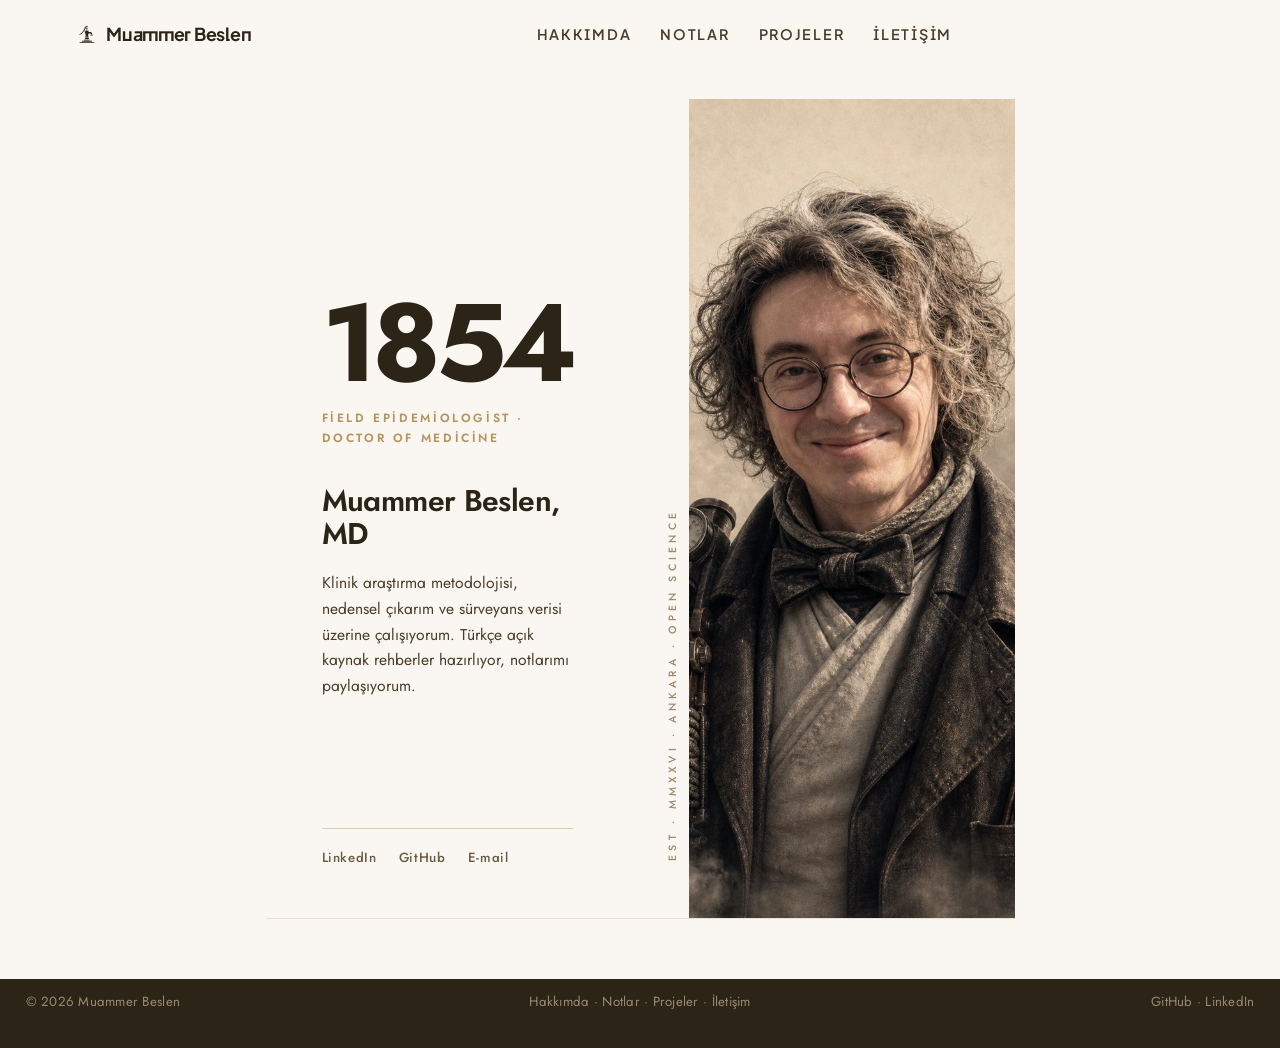
<file: index.html>
<!DOCTYPE html>
<html xmlns="http://www.w3.org/1999/xhtml" lang="tr" xml:lang="tr"><head>

<meta charset="utf-8">
<meta name="generator" content="quarto-1.9.38">

<meta name="viewport" content="width=device-width, initial-scale=1.0, user-scalable=yes">

<meta name="description" content="Saha epidemiyologu ve hekim. Klinik araştırma, biyoistatistik ve nedensel çıkarım üzerine notlar.">

<title>Muammer Beslen</title>
<style>
/* Default styles provided by pandoc.
** See https://pandoc.org/MANUAL.html#variables-for-html for config info.
*/
code{white-space: pre-wrap;}
span.smallcaps{font-variant: small-caps;}
div.columns{display: flex; gap: min(4vw, 1.5em);}
div.column{flex: auto; overflow-x: auto;}
div.hanging-indent{margin-left: 1.5em; text-indent: -1.5em;}
ul.task-list{list-style: none;}
ul.task-list li input[type="checkbox"] {
  width: 0.8em;
  margin: 0 0.8em 0.2em -1em; /* quarto-specific, see https://github.com/quarto-dev/quarto-cli/issues/4556 */ 
  vertical-align: middle;
}
</style>


<script src="site_libs/quarto-nav/quarto-nav.js"></script>
<link href="./assets/favicon.svg" rel="icon" type="image/svg+xml">
<script src="site_libs/clipboard/clipboard.min.js"></script>
<script src="site_libs/quarto-html/quarto.js" type="module"></script>
<script src="site_libs/quarto-html/tabsets/tabsets.js" type="module"></script>
<script src="site_libs/quarto-html/popper.min.js"></script>
<script src="site_libs/quarto-html/tippy.umd.min.js"></script>
<link href="site_libs/quarto-html/tippy.css" rel="stylesheet">
<link href="site_libs/quarto-html/quarto-syntax-highlighting-36360039eae95a2a2654540b661c1020.css" rel="stylesheet" id="quarto-text-highlighting-styles">
<script src="site_libs/bootstrap/bootstrap.min.js"></script>
<link href="site_libs/bootstrap/bootstrap-icons.css" rel="stylesheet">
<link href="site_libs/bootstrap/bootstrap-54ea2ebc0f35d7e29ba0fe5085337a2f.min.css" rel="stylesheet" append-hash="true" id="quarto-bootstrap" data-mode="light">
<script id="quarto-search-options" type="application/json">{
  "language": {
    "search-no-results-text": "Sonuç yok",
    "search-matching-documents-text": "eşleşen belgeler",
    "search-copy-link-title": "Aramak için bağlantıyı kopyalayın",
    "search-hide-matches-text": "Ek eşleşmeleri gizle",
    "search-more-match-text": "bu belgede bir tane daha eşleşme",
    "search-more-matches-text": "bu belgede daha fazla eşleşme",
    "search-clear-button-title": "Temizle",
    "search-text-placeholder": "",
    "search-detached-cancel-button-title": "İptal et",
    "search-submit-button-title": "Gönder",
    "search-label": "Ara"
  }
}</script>
<style>html{ scroll-behavior: smooth; }</style>
<!-- Analytics ve Pixel snippet'leri token al\u0131nca a\u00e7\u0131lacak. -->
<!-- CLOUDFLARE WEB ANALYTICS:
<script defer src="https://static.cloudflareinsights.com/beacon.min.js" data-cf-beacon='{"token":"BURAYA"}'></script>
-->
<!-- META PIXEL:
<script>
!function(f,b,e,v,n,t,s){if(f.fbq)return;n=f.fbq=function(){n.callMethod?n.callMethod.apply(n,arguments):n.queue.push(arguments)};if(!f._fbq)f._fbq=n;n.push=n;n.loaded=!0;n.version='2.0';n.queue=[];t=b.createElement(e);t.async=!0;t.src=v;s=b.getElementsByTagName(e)[0];s.parentNode.insertBefore(t,s)}(window,document,'script','https://connect.facebook.net/en_US/fbevents.js');
fbq('init','BURAYA_ID');
fbq('track','PageView');
</script>
-->
<link rel="preconnect" href="https://fonts.googleapis.com">
<link rel="preconnect" href="https://fonts.gstatic.com" crossorigin="">
<link href="https://fonts.googleapis.com/css2?family=Plus+Jakarta+Sans:wght@400;500;600;700;800&amp;display=swap" rel="stylesheet">


<link rel="stylesheet" href="assets/custom.css">
<meta property="og:title" content="Muammer Beslen">
<meta property="og:image" content="https://muammerbeslen.com/assets/profile.jpg">
<meta property="og:site_name" content="Muammer Beslen">
<meta property="og:image:alt" content="Muammer Beslen — portre">
</head>

<body class="nav-fixed quarto-light">

<div id="quarto-search-results"></div>
  <header id="quarto-header" class="headroom fixed-top">
    <nav class="navbar navbar-expand-lg " data-bs-theme="dark">
      <div class="navbar-container container-fluid">
      <div class="navbar-brand-container mx-auto">
    <a href="./index.html" class="navbar-brand navbar-brand-logo">
    <img src="./assets/brand/tulumba-deep.svg" alt="Muammer Beslen" class="navbar-logo light-content">
    <img src="./assets/brand/tulumba-deep.svg" alt="Muammer Beslen" class="navbar-logo dark-content">
    </a>
    <a class="navbar-brand" href="./index.html">
    <span class="navbar-title">Muammer Beslen</span>
    </a>
  </div>
          <button class="navbar-toggler" type="button" data-bs-toggle="collapse" data-bs-target="#navbarCollapse" aria-controls="navbarCollapse" role="menu" aria-expanded="false" aria-label="Gezinmeyi değiştir" onclick="if (window.quartoToggleHeadroom) { window.quartoToggleHeadroom(); }">
  <span class="navbar-toggler-icon"></span>
</button>
          <div class="collapse navbar-collapse" id="navbarCollapse">
            <ul class="navbar-nav navbar-nav-scroll me-auto">
  <li class="nav-item">
    <a class="nav-link" href="./hakkimda.html"> 
<span class="menu-text">Hakkımda</span></a>
  </li>  
  <li class="nav-item">
    <a class="nav-link" href="./notlar.html"> 
<span class="menu-text">Notlar</span></a>
  </li>  
  <li class="nav-item">
    <a class="nav-link" href="./projeler.html"> 
<span class="menu-text">Projeler</span></a>
  </li>  
  <li class="nav-item">
    <a class="nav-link" href="./iletisim.html"> 
<span class="menu-text">İletişim</span></a>
  </li>  
</ul>
          </div> <!-- /navcollapse -->
            <div class="quarto-navbar-tools">
</div>
      </div> <!-- /container-fluid -->
    </nav>
</header>
<!-- content -->
<div id="quarto-content" class="quarto-container page-columns page-rows-contents page-layout-full page-navbar">
<!-- sidebar -->
<!-- margin-sidebar -->
    
<!-- main -->
<main class="content column-page" id="quarto-document-content"><header id="title-block-header" class="quarto-title-block"></header>




<section class="hero-banknote">

  <div class="hero-left">
    <div class="hero-side-label">EST · MMXXVI · ANKARA · OPEN SCIENCE</div>

    <div class="hero-content">
      <div class="hero-numeral">1854</div>
      <div class="hero-eyebrow">Field epidemiologist · Doctor of Medicine</div>
      <h1 class="hero-name">Muammer Beslen, MD</h1>
      <p class="hero-desc">
        Klinik araştırma metodolojisi, nedensel çıkarım ve sürveyans verisi üzerine çalışıyorum. Türkçe açık kaynak rehberler hazırlıyor, notlarımı paylaşıyorum.
      </p>
    </div>

    <div class="hero-foot">
      <a href="https://www.linkedin.com/in/muammer-beslen-78a59622b" class="hero-link">LinkedIn</a>
      <a href="https://github.com/drmuammer" class="hero-link">GitHub</a>
      <a href="mailto:muammer.beslen@gmail.com" class="hero-link">E-mail</a>
    </div>
  </div>

  <div class="hero-right">
    <img src="assets/profile.jpg" alt="Muammer Beslen — portre" class="hero-portrait">
  </div>

</section>



<a onclick="window.scrollTo(0, 0); return false;" role="button" id="quarto-back-to-top"><i class="bi bi-arrow-up"></i> Başa dön</a></main> <!-- /main -->
<script id="quarto-html-after-body" type="application/javascript">
  window.document.addEventListener("DOMContentLoaded", function (event) {
    const isCodeAnnotation = (el) => {
      for (const clz of el.classList) {
        if (clz.startsWith('code-annotation-')) {                     
          return true;
        }
      }
      return false;
    }
    const onCopySuccess = function(e) {
      // button target
      const button = e.trigger;
      // don't keep focus
      button.blur();
      // flash "checked"
      button.classList.add('code-copy-button-checked');
      var currentTitle = button.getAttribute("title");
      button.setAttribute("title", "Kopyalandı");
      let tooltip;
      if (window.bootstrap) {
        button.setAttribute("data-bs-toggle", "tooltip");
        button.setAttribute("data-bs-placement", "left");
        button.setAttribute("data-bs-title", "Kopyalandı");
        tooltip = new bootstrap.Tooltip(button, 
          { trigger: "manual", 
            customClass: "code-copy-button-tooltip",
            offset: [0, -8]});
        tooltip.show();    
      }
      setTimeout(function() {
        if (tooltip) {
          tooltip.hide();
          button.removeAttribute("data-bs-title");
          button.removeAttribute("data-bs-toggle");
          button.removeAttribute("data-bs-placement");
        }
        button.setAttribute("title", currentTitle);
        button.classList.remove('code-copy-button-checked');
      }, 1000);
      // clear code selection
      e.clearSelection();
    }
    const getTextToCopy = function(trigger) {
      const outerScaffold = trigger.parentElement.cloneNode(true);
      const codeEl = outerScaffold.querySelector('code');
      for (const childEl of codeEl.children) {
        if (isCodeAnnotation(childEl)) {
          childEl.remove();
        }
      }
      return codeEl.innerText;
    }
    const clipboard = new window.ClipboardJS('.code-copy-button:not([data-in-quarto-modal])', {
      text: getTextToCopy
    });
    clipboard.on('success', onCopySuccess);
    if (window.document.getElementById('quarto-embedded-source-code-modal')) {
      const clipboardModal = new window.ClipboardJS('.code-copy-button[data-in-quarto-modal]', {
        text: getTextToCopy,
        container: window.document.getElementById('quarto-embedded-source-code-modal')
      });
      clipboardModal.on('success', onCopySuccess);
    }
      var localhostRegex = new RegExp(/^(?:http|https):\/\/localhost\:?[0-9]*\//);
      var mailtoRegex = new RegExp(/^mailto:/);
        var filterRegex = new RegExp("https:\/\/muammerbeslen\.com");
      var isInternal = (href) => {
          return filterRegex.test(href) || localhostRegex.test(href) || mailtoRegex.test(href);
      }
      // Inspect non-navigation links and adorn them if external
     var links = window.document.querySelectorAll('a[href]:not(.nav-link):not(.navbar-brand):not(.toc-action):not(.sidebar-link):not(.sidebar-item-toggle):not(.pagination-link):not(.no-external):not([aria-hidden]):not(.dropdown-item):not(.quarto-navigation-tool):not(.about-link)');
      for (var i=0; i<links.length; i++) {
        const link = links[i];
        if (!isInternal(link.href)) {
          // undo the damage that might have been done by quarto-nav.js in the case of
          // links that we want to consider external
          if (link.dataset.originalHref !== undefined) {
            link.href = link.dataset.originalHref;
          }
        }
      }
    function tippyHover(el, contentFn, onTriggerFn, onUntriggerFn) {
      const config = {
        allowHTML: true,
        maxWidth: 500,
        delay: 100,
        arrow: false,
        appendTo: function(el) {
            return el.parentElement;
        },
        interactive: true,
        interactiveBorder: 10,
        theme: 'quarto',
        placement: 'bottom-start',
      };
      if (contentFn) {
        config.content = contentFn;
      }
      if (onTriggerFn) {
        config.onTrigger = onTriggerFn;
      }
      if (onUntriggerFn) {
        config.onUntrigger = onUntriggerFn;
      }
      window.tippy(el, config); 
    }
    const noterefs = window.document.querySelectorAll('a[role="doc-noteref"]');
    for (var i=0; i<noterefs.length; i++) {
      const ref = noterefs[i];
      tippyHover(ref, function() {
        // use id or data attribute instead here
        let href = ref.getAttribute('data-footnote-href') || ref.getAttribute('href');
        try { href = new URL(href).hash; } catch {}
        const id = href.replace(/^#\/?/, "");
        const note = window.document.getElementById(id);
        if (note) {
          return note.innerHTML;
        } else {
          return "";
        }
      });
    }
    const xrefs = window.document.querySelectorAll('a.quarto-xref');
    const processXRef = (id, note) => {
      // Strip column container classes
      const stripColumnClz = (el) => {
        el.classList.remove("page-full", "page-columns");
        if (el.children) {
          for (const child of el.children) {
            stripColumnClz(child);
          }
        }
      }
      stripColumnClz(note)
      if (id === null || id.startsWith('sec-')) {
        // Special case sections, only their first couple elements
        const container = document.createElement("div");
        if (note.children && note.children.length > 2) {
          container.appendChild(note.children[0].cloneNode(true));
          for (let i = 1; i < note.children.length; i++) {
            const child = note.children[i];
            if (child.tagName === "P" && child.innerText === "") {
              continue;
            } else {
              container.appendChild(child.cloneNode(true));
              break;
            }
          }
          if (window.Quarto?.typesetMath) {
            window.Quarto.typesetMath(container);
          }
          return container.innerHTML
        } else {
          if (window.Quarto?.typesetMath) {
            window.Quarto.typesetMath(note);
          }
          return note.innerHTML;
        }
      } else {
        // Remove any anchor links if they are present
        const anchorLink = note.querySelector('a.anchorjs-link');
        if (anchorLink) {
          anchorLink.remove();
        }
        if (window.Quarto?.typesetMath) {
          window.Quarto.typesetMath(note);
        }
        if (note.classList.contains("callout")) {
          return note.outerHTML;
        } else {
          return note.innerHTML;
        }
      }
    }
    for (var i=0; i<xrefs.length; i++) {
      const xref = xrefs[i];
      tippyHover(xref, undefined, function(instance) {
        instance.disable();
        let url = xref.getAttribute('href');
        let hash = undefined; 
        if (url.startsWith('#')) {
          hash = url;
        } else {
          try { hash = new URL(url).hash; } catch {}
        }
        if (hash) {
          const id = hash.replace(/^#\/?/, "");
          const note = window.document.getElementById(id);
          if (note !== null) {
            try {
              const html = processXRef(id, note.cloneNode(true));
              instance.setContent(html);
            } finally {
              instance.enable();
              instance.show();
            }
          } else {
            // See if we can fetch this
            fetch(url.split('#')[0])
            .then(res => res.text())
            .then(html => {
              const parser = new DOMParser();
              const htmlDoc = parser.parseFromString(html, "text/html");
              const note = htmlDoc.getElementById(id);
              if (note !== null) {
                const html = processXRef(id, note);
                instance.setContent(html);
              } 
            }).finally(() => {
              instance.enable();
              instance.show();
            });
          }
        } else {
          // See if we can fetch a full url (with no hash to target)
          // This is a special case and we should probably do some content thinning / targeting
          fetch(url)
          .then(res => res.text())
          .then(html => {
            const parser = new DOMParser();
            const htmlDoc = parser.parseFromString(html, "text/html");
            const note = htmlDoc.querySelector('main.content');
            if (note !== null) {
              // This should only happen for chapter cross references
              // (since there is no id in the URL)
              // remove the first header
              if (note.children.length > 0 && note.children[0].tagName === "HEADER") {
                note.children[0].remove();
              }
              const html = processXRef(null, note);
              instance.setContent(html);
            } 
          }).finally(() => {
            instance.enable();
            instance.show();
          });
        }
      }, function(instance) {
      });
    }
        let selectedAnnoteEl;
        const selectorForAnnotation = ( cell, annotation) => {
          let cellAttr = 'data-code-cell="' + cell + '"';
          let lineAttr = 'data-code-annotation="' +  annotation + '"';
          const selector = 'span[' + cellAttr + '][' + lineAttr + ']';
          return selector;
        }
        const selectCodeLines = (annoteEl) => {
          const doc = window.document;
          const targetCell = annoteEl.getAttribute("data-target-cell");
          const targetAnnotation = annoteEl.getAttribute("data-target-annotation");
          const annoteSpan = window.document.querySelector(selectorForAnnotation(targetCell, targetAnnotation));
          const lines = annoteSpan.getAttribute("data-code-lines").split(",");
          const lineIds = lines.map((line) => {
            return targetCell + "-" + line;
          })
          let top = null;
          let height = null;
          let parent = null;
          if (lineIds.length > 0) {
              //compute the position of the single el (top and bottom and make a div)
              const el = window.document.getElementById(lineIds[0]);
              top = el.offsetTop;
              height = el.offsetHeight;
              parent = el.parentElement.parentElement;
            if (lineIds.length > 1) {
              const lastEl = window.document.getElementById(lineIds[lineIds.length - 1]);
              const bottom = lastEl.offsetTop + lastEl.offsetHeight;
              height = bottom - top;
            }
            if (top !== null && height !== null && parent !== null) {
              // cook up a div (if necessary) and position it 
              let div = window.document.getElementById("code-annotation-line-highlight");
              if (div === null) {
                div = window.document.createElement("div");
                div.setAttribute("id", "code-annotation-line-highlight");
                div.style.position = 'absolute';
                parent.appendChild(div);
              }
              div.style.top = top - 2 + "px";
              div.style.height = height + 4 + "px";
              div.style.left = 0;
              let gutterDiv = window.document.getElementById("code-annotation-line-highlight-gutter");
              if (gutterDiv === null) {
                gutterDiv = window.document.createElement("div");
                gutterDiv.setAttribute("id", "code-annotation-line-highlight-gutter");
                gutterDiv.style.position = 'absolute';
                const codeCell = window.document.getElementById(targetCell);
                const gutter = codeCell.querySelector('.code-annotation-gutter');
                gutter.appendChild(gutterDiv);
              }
              gutterDiv.style.top = top - 2 + "px";
              gutterDiv.style.height = height + 4 + "px";
            }
            selectedAnnoteEl = annoteEl;
          }
        };
        const unselectCodeLines = () => {
          const elementsIds = ["code-annotation-line-highlight", "code-annotation-line-highlight-gutter"];
          elementsIds.forEach((elId) => {
            const div = window.document.getElementById(elId);
            if (div) {
              div.remove();
            }
          });
          selectedAnnoteEl = undefined;
        };
          // Handle positioning of the toggle
      window.addEventListener(
        "resize",
        throttle(() => {
          elRect = undefined;
          if (selectedAnnoteEl) {
            selectCodeLines(selectedAnnoteEl);
          }
        }, 10)
      );
      function throttle(fn, ms) {
      let throttle = false;
      let timer;
        return (...args) => {
          if(!throttle) { // first call gets through
              fn.apply(this, args);
              throttle = true;
          } else { // all the others get throttled
              if(timer) clearTimeout(timer); // cancel #2
              timer = setTimeout(() => {
                fn.apply(this, args);
                timer = throttle = false;
              }, ms);
          }
        };
      }
        // Attach click handler to the DT
        const annoteDls = window.document.querySelectorAll('dt[data-target-cell]');
        for (const annoteDlNode of annoteDls) {
          annoteDlNode.addEventListener('click', (event) => {
            const clickedEl = event.target;
            if (clickedEl !== selectedAnnoteEl) {
              unselectCodeLines();
              const activeEl = window.document.querySelector('dt[data-target-cell].code-annotation-active');
              if (activeEl) {
                activeEl.classList.remove('code-annotation-active');
              }
              selectCodeLines(clickedEl);
              clickedEl.classList.add('code-annotation-active');
            } else {
              // Unselect the line
              unselectCodeLines();
              clickedEl.classList.remove('code-annotation-active');
            }
          });
        }
    const findCites = (el) => {
      const parentEl = el.parentElement;
      if (parentEl) {
        const cites = parentEl.dataset.cites;
        if (cites) {
          return {
            el,
            cites: cites.split(' ')
          };
        } else {
          return findCites(el.parentElement)
        }
      } else {
        return undefined;
      }
    };
    var bibliorefs = window.document.querySelectorAll('a[role="doc-biblioref"]');
    for (var i=0; i<bibliorefs.length; i++) {
      const ref = bibliorefs[i];
      const citeInfo = findCites(ref);
      if (citeInfo) {
        tippyHover(citeInfo.el, function() {
          var popup = window.document.createElement('div');
          citeInfo.cites.forEach(function(cite) {
            var citeDiv = window.document.createElement('div');
            citeDiv.classList.add('hanging-indent');
            citeDiv.classList.add('csl-entry');
            var biblioDiv = window.document.getElementById('ref-' + cite);
            if (biblioDiv) {
              citeDiv.innerHTML = biblioDiv.innerHTML;
            }
            popup.appendChild(citeDiv);
          });
          return popup.innerHTML;
        });
      }
    }
  });
  </script>
</div> <!-- /content -->
<footer class="footer">
  <div class="nav-footer">
    <div class="nav-footer-left">
<p>© 2026 Muammer Beslen</p>
</div>   
    <div class="nav-footer-center">
<p><a href="./hakkimda.html">Hakkımda</a> · <a href="./notlar.html">Notlar</a> · <a href="./projeler.html">Projeler</a> · <a href="./iletisim.html">İletişim</a></p>
</div>
    <div class="nav-footer-right">
<p><a href="https://github.com/drmuammer">GitHub</a> · <a href="https://www.linkedin.com/in/muammer-beslen-78a59622b">LinkedIn</a></p>
</div>
  </div>
</footer>




<script src="site_libs/quarto-html/zenscroll-min.js"></script>
</body></html>
</file>
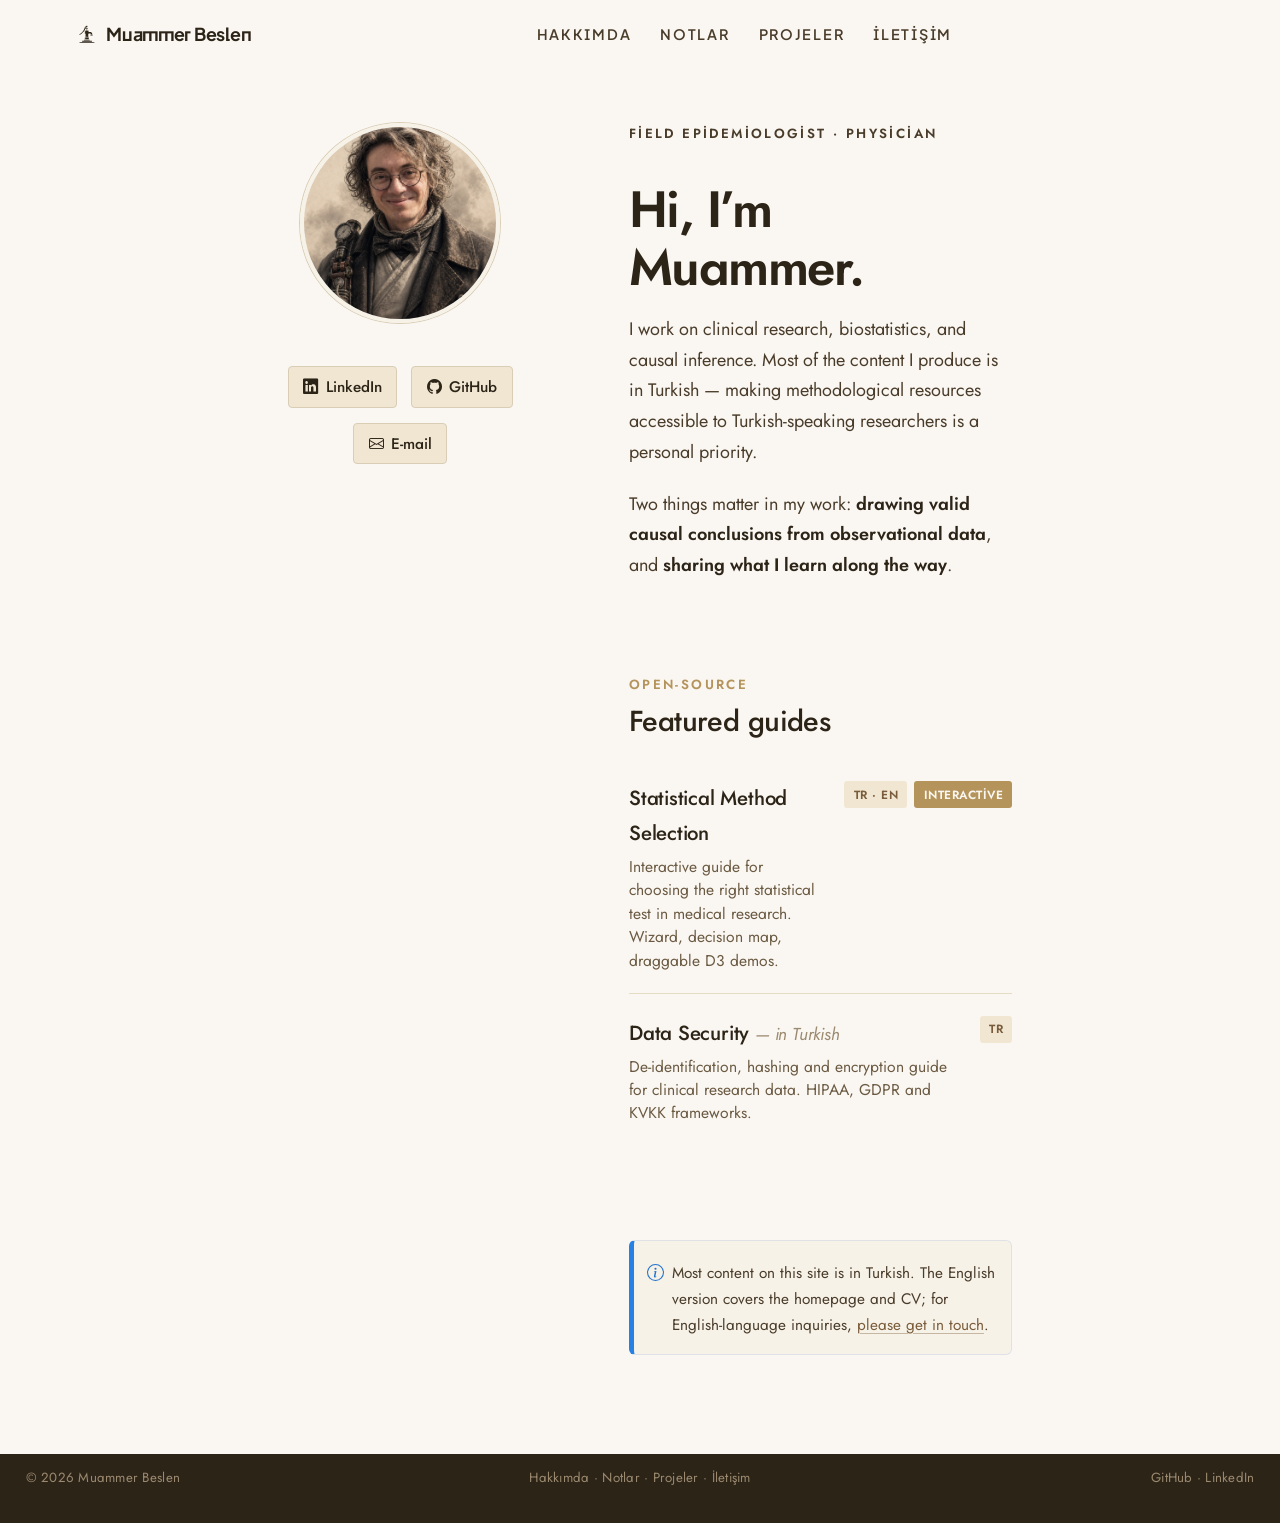
<file: en/index.html>
<!DOCTYPE html>
<html xmlns="http://www.w3.org/1999/xhtml" lang="tr" xml:lang="tr"><head>

<meta charset="utf-8">
<meta name="generator" content="quarto-1.9.38">

<meta name="viewport" content="width=device-width, initial-scale=1.0, user-scalable=yes">

<meta name="description" content="Field epidemiologist &amp; physician. Notes and open-source guides on clinical research methodology.">

<title>Muammer Beslen, MD – Muammer Beslen</title>
<style>
/* Default styles provided by pandoc.
** See https://pandoc.org/MANUAL.html#variables-for-html for config info.
*/
code{white-space: pre-wrap;}
span.smallcaps{font-variant: small-caps;}
div.columns{display: flex; gap: min(4vw, 1.5em);}
div.column{flex: auto; overflow-x: auto;}
div.hanging-indent{margin-left: 1.5em; text-indent: -1.5em;}
ul.task-list{list-style: none;}
ul.task-list li input[type="checkbox"] {
  width: 0.8em;
  margin: 0 0.8em 0.2em -1em; /* quarto-specific, see https://github.com/quarto-dev/quarto-cli/issues/4556 */ 
  vertical-align: middle;
}
</style>


<script src="../site_libs/quarto-nav/quarto-nav.js"></script>
<link href="../assets/favicon.svg" rel="icon" type="image/svg+xml">
<script src="../site_libs/clipboard/clipboard.min.js"></script>
<script src="../site_libs/quarto-html/quarto.js" type="module"></script>
<script src="../site_libs/quarto-html/tabsets/tabsets.js" type="module"></script>
<script src="../site_libs/quarto-html/popper.min.js"></script>
<script src="../site_libs/quarto-html/tippy.umd.min.js"></script>
<link href="../site_libs/quarto-html/tippy.css" rel="stylesheet">
<link href="../site_libs/quarto-html/quarto-syntax-highlighting-36360039eae95a2a2654540b661c1020.css" rel="stylesheet" id="quarto-text-highlighting-styles">
<script src="../site_libs/bootstrap/bootstrap.min.js"></script>
<link href="../site_libs/bootstrap/bootstrap-icons.css" rel="stylesheet">
<link href="../site_libs/bootstrap/bootstrap-54ea2ebc0f35d7e29ba0fe5085337a2f.min.css" rel="stylesheet" append-hash="true" id="quarto-bootstrap" data-mode="light">
<script id="quarto-search-options" type="application/json">{
  "language": {
    "search-no-results-text": "Sonuç yok",
    "search-matching-documents-text": "eşleşen belgeler",
    "search-copy-link-title": "Aramak için bağlantıyı kopyalayın",
    "search-hide-matches-text": "Ek eşleşmeleri gizle",
    "search-more-match-text": "bu belgede bir tane daha eşleşme",
    "search-more-matches-text": "bu belgede daha fazla eşleşme",
    "search-clear-button-title": "Temizle",
    "search-text-placeholder": "",
    "search-detached-cancel-button-title": "İptal et",
    "search-submit-button-title": "Gönder",
    "search-label": "Ara"
  }
}</script>
<style>html{ scroll-behavior: smooth; }</style>
<!-- Analytics ve Pixel snippet'leri token al\u0131nca a\u00e7\u0131lacak. -->
<!-- CLOUDFLARE WEB ANALYTICS:
<script defer src="https://static.cloudflareinsights.com/beacon.min.js" data-cf-beacon='{"token":"BURAYA"}'></script>
-->
<!-- META PIXEL:
<script>
!function(f,b,e,v,n,t,s){if(f.fbq)return;n=f.fbq=function(){n.callMethod?n.callMethod.apply(n,arguments):n.queue.push(arguments)};if(!f._fbq)f._fbq=n;n.push=n;n.loaded=!0;n.version='2.0';n.queue=[];t=b.createElement(e);t.async=!0;t.src=v;s=b.getElementsByTagName(e)[0];s.parentNode.insertBefore(t,s)}(window,document,'script','https://connect.facebook.net/en_US/fbevents.js');
fbq('init','BURAYA_ID');
fbq('track','PageView');
</script>
-->
<link rel="preconnect" href="https://fonts.googleapis.com">
<link rel="preconnect" href="https://fonts.gstatic.com" crossorigin="">
<link href="https://fonts.googleapis.com/css2?family=Plus+Jakarta+Sans:wght@400;500;600;700;800&amp;display=swap" rel="stylesheet">


<link rel="stylesheet" href="../assets/custom.css">
<meta property="og:title" content="Muammer Beslen, MD">
<meta property="og:description" content="Saha epidemiyologu ve hekim. Klinik araştırma, biyoistatistik, nedensel çıkarım üzerine notlar ve açık kaynak Türkçe rehberler.">
<meta property="og:site_name" content="Muammer Beslen">
</head>

<body class="nav-fixed fullcontent quarto-light">

<div id="quarto-search-results"></div>
  <header id="quarto-header" class="headroom fixed-top">
    <nav class="navbar navbar-expand-lg " data-bs-theme="dark">
      <div class="navbar-container container-fluid">
      <div class="navbar-brand-container mx-auto">
    <a href="../index.html" class="navbar-brand navbar-brand-logo">
    <img src="../assets/brand/tulumba-deep.svg" alt="Muammer Beslen" class="navbar-logo light-content">
    <img src="../assets/brand/tulumba-deep.svg" alt="Muammer Beslen" class="navbar-logo dark-content">
    </a>
    <a class="navbar-brand" href="../index.html">
    <span class="navbar-title">Muammer Beslen</span>
    </a>
  </div>
          <button class="navbar-toggler" type="button" data-bs-toggle="collapse" data-bs-target="#navbarCollapse" aria-controls="navbarCollapse" role="menu" aria-expanded="false" aria-label="Gezinmeyi değiştir" onclick="if (window.quartoToggleHeadroom) { window.quartoToggleHeadroom(); }">
  <span class="navbar-toggler-icon"></span>
</button>
          <div class="collapse navbar-collapse" id="navbarCollapse">
            <ul class="navbar-nav navbar-nav-scroll me-auto">
  <li class="nav-item">
    <a class="nav-link" href="../hakkimda.html"> 
<span class="menu-text">Hakkımda</span></a>
  </li>  
  <li class="nav-item">
    <a class="nav-link" href="../notlar.html"> 
<span class="menu-text">Notlar</span></a>
  </li>  
  <li class="nav-item">
    <a class="nav-link" href="../projeler.html"> 
<span class="menu-text">Projeler</span></a>
  </li>  
  <li class="nav-item">
    <a class="nav-link" href="../iletisim.html"> 
<span class="menu-text">İletişim</span></a>
  </li>  
</ul>
          </div> <!-- /navcollapse -->
            <div class="quarto-navbar-tools">
</div>
      </div> <!-- /container-fluid -->
    </nav>
</header>
<!-- content -->
<div id="quarto-content" class="quarto-container page-columns page-rows-contents page-layout-article page-navbar">
<!-- sidebar -->
<!-- margin-sidebar -->
    
<!-- main -->
<div class="quarto-about-trestles">
  <div class="about-entity">
    <img src="../assets/profile.jpg" class="about-image
  round " style="height: 200px; width: 200px;">
<header id="title-block-header" class="quarto-title-block"></header>
    <div class="about-links">
  <a href="https://www.linkedin.com/in/muammer-beslen-78a59622b" class="about-link" rel="" target="">
    <i class="bi bi-linkedin"></i>
     <span class="about-link-text">LinkedIn</span>
  </a>
  <a href="https://github.com/drmuammer" class="about-link" rel="" target="">
    <i class="bi bi-github"></i>
     <span class="about-link-text">GitHub</span>
  </a>
  <a href="mailto:muammer.beslen@gmail.com" class="about-link" rel="" target="">
    <i class="bi bi-envelope"></i>
     <span class="about-link-text">E-mail</span>
  </a>
</div>
  </div>
  <div class="about-contents"><main class="content" id="quarto-document-content">
<div class="eyebrow-label">
<p>Field epidemiologist · Physician</p>
</div>
<section id="hi-im-muammer." class="level1">
<h1>Hi, I’m Muammer.</h1>
<p>I work on clinical research, biostatistics, and causal inference. Most of the content I produce is in Turkish — making methodological resources accessible to Turkish-speaking researchers is a personal priority.</p>
<p>Two things matter in my work: <strong>drawing valid causal conclusions from observational data</strong>, and <strong>sharing what I learn along the way</strong>.</p>
<section class="section">
  <div class="section-eyebrow">Open-source</div>
  <h2 class="section-title" data-anchor-id="hi-im-muammer.">Featured guides</h2>
  <a href="https://drmuammer.github.io/istatistik-yontem-secimi/" class="resource-row">
    <div class="resource-info">
      <div class="resource-title">Statistical Method Selection</div>
      <div class="resource-desc">Interactive guide for choosing the right statistical test in medical research. Wizard, decision map, draggable D3 demos.</div>
    </div>
    <div class="resource-tags">
      <span class="tag">TR · EN</span>
      <span class="tag tag-accent">Interactive</span>
    </div>
  </a>
  <a href="https://drmuammer.github.io/veri-seti-guvenligi/" class="resource-row">
    <div class="resource-info">
      <div class="resource-title">Data Security <span class="muted-suffix">— in Turkish</span></div>
      <div class="resource-desc">De-identification, hashing and encryption guide for clinical research data. HIPAA, GDPR and KVKK frameworks.</div>
    </div>
    <div class="resource-tags">
      <span class="tag">TR</span>
    </div>
  </a>
</section>
<div class="callout callout-style-simple callout-note">
<div class="callout-body d-flex">
<div class="callout-icon-container">
<i class="callout-icon"></i>
</div>
<div class="callout-body-container">
<p>Most content on this site is in Turkish. The English version covers the homepage and CV; for English-language inquiries, <a href="../iletisim.html">please get in touch</a>.</p>
</div>
</div>
</div>


</section>
<a onclick="window.scrollTo(0, 0); return false;" role="button" id="quarto-back-to-top"><i class="bi bi-arrow-up"></i> Başa dön</a></main></div>
</div>
 <!-- /main -->
<script id="quarto-html-after-body" type="application/javascript">
  window.document.addEventListener("DOMContentLoaded", function (event) {
    const isCodeAnnotation = (el) => {
      for (const clz of el.classList) {
        if (clz.startsWith('code-annotation-')) {                     
          return true;
        }
      }
      return false;
    }
    const onCopySuccess = function(e) {
      // button target
      const button = e.trigger;
      // don't keep focus
      button.blur();
      // flash "checked"
      button.classList.add('code-copy-button-checked');
      var currentTitle = button.getAttribute("title");
      button.setAttribute("title", "Kopyalandı");
      let tooltip;
      if (window.bootstrap) {
        button.setAttribute("data-bs-toggle", "tooltip");
        button.setAttribute("data-bs-placement", "left");
        button.setAttribute("data-bs-title", "Kopyalandı");
        tooltip = new bootstrap.Tooltip(button, 
          { trigger: "manual", 
            customClass: "code-copy-button-tooltip",
            offset: [0, -8]});
        tooltip.show();    
      }
      setTimeout(function() {
        if (tooltip) {
          tooltip.hide();
          button.removeAttribute("data-bs-title");
          button.removeAttribute("data-bs-toggle");
          button.removeAttribute("data-bs-placement");
        }
        button.setAttribute("title", currentTitle);
        button.classList.remove('code-copy-button-checked');
      }, 1000);
      // clear code selection
      e.clearSelection();
    }
    const getTextToCopy = function(trigger) {
      const outerScaffold = trigger.parentElement.cloneNode(true);
      const codeEl = outerScaffold.querySelector('code');
      for (const childEl of codeEl.children) {
        if (isCodeAnnotation(childEl)) {
          childEl.remove();
        }
      }
      return codeEl.innerText;
    }
    const clipboard = new window.ClipboardJS('.code-copy-button:not([data-in-quarto-modal])', {
      text: getTextToCopy
    });
    clipboard.on('success', onCopySuccess);
    if (window.document.getElementById('quarto-embedded-source-code-modal')) {
      const clipboardModal = new window.ClipboardJS('.code-copy-button[data-in-quarto-modal]', {
        text: getTextToCopy,
        container: window.document.getElementById('quarto-embedded-source-code-modal')
      });
      clipboardModal.on('success', onCopySuccess);
    }
      var localhostRegex = new RegExp(/^(?:http|https):\/\/localhost\:?[0-9]*\//);
      var mailtoRegex = new RegExp(/^mailto:/);
        var filterRegex = new RegExp("https:\/\/muammerbeslen\.com");
      var isInternal = (href) => {
          return filterRegex.test(href) || localhostRegex.test(href) || mailtoRegex.test(href);
      }
      // Inspect non-navigation links and adorn them if external
     var links = window.document.querySelectorAll('a[href]:not(.nav-link):not(.navbar-brand):not(.toc-action):not(.sidebar-link):not(.sidebar-item-toggle):not(.pagination-link):not(.no-external):not([aria-hidden]):not(.dropdown-item):not(.quarto-navigation-tool):not(.about-link)');
      for (var i=0; i<links.length; i++) {
        const link = links[i];
        if (!isInternal(link.href)) {
          // undo the damage that might have been done by quarto-nav.js in the case of
          // links that we want to consider external
          if (link.dataset.originalHref !== undefined) {
            link.href = link.dataset.originalHref;
          }
        }
      }
    function tippyHover(el, contentFn, onTriggerFn, onUntriggerFn) {
      const config = {
        allowHTML: true,
        maxWidth: 500,
        delay: 100,
        arrow: false,
        appendTo: function(el) {
            return el.parentElement;
        },
        interactive: true,
        interactiveBorder: 10,
        theme: 'quarto',
        placement: 'bottom-start',
      };
      if (contentFn) {
        config.content = contentFn;
      }
      if (onTriggerFn) {
        config.onTrigger = onTriggerFn;
      }
      if (onUntriggerFn) {
        config.onUntrigger = onUntriggerFn;
      }
      window.tippy(el, config); 
    }
    const noterefs = window.document.querySelectorAll('a[role="doc-noteref"]');
    for (var i=0; i<noterefs.length; i++) {
      const ref = noterefs[i];
      tippyHover(ref, function() {
        // use id or data attribute instead here
        let href = ref.getAttribute('data-footnote-href') || ref.getAttribute('href');
        try { href = new URL(href).hash; } catch {}
        const id = href.replace(/^#\/?/, "");
        const note = window.document.getElementById(id);
        if (note) {
          return note.innerHTML;
        } else {
          return "";
        }
      });
    }
    const xrefs = window.document.querySelectorAll('a.quarto-xref');
    const processXRef = (id, note) => {
      // Strip column container classes
      const stripColumnClz = (el) => {
        el.classList.remove("page-full", "page-columns");
        if (el.children) {
          for (const child of el.children) {
            stripColumnClz(child);
          }
        }
      }
      stripColumnClz(note)
      if (id === null || id.startsWith('sec-')) {
        // Special case sections, only their first couple elements
        const container = document.createElement("div");
        if (note.children && note.children.length > 2) {
          container.appendChild(note.children[0].cloneNode(true));
          for (let i = 1; i < note.children.length; i++) {
            const child = note.children[i];
            if (child.tagName === "P" && child.innerText === "") {
              continue;
            } else {
              container.appendChild(child.cloneNode(true));
              break;
            }
          }
          if (window.Quarto?.typesetMath) {
            window.Quarto.typesetMath(container);
          }
          return container.innerHTML
        } else {
          if (window.Quarto?.typesetMath) {
            window.Quarto.typesetMath(note);
          }
          return note.innerHTML;
        }
      } else {
        // Remove any anchor links if they are present
        const anchorLink = note.querySelector('a.anchorjs-link');
        if (anchorLink) {
          anchorLink.remove();
        }
        if (window.Quarto?.typesetMath) {
          window.Quarto.typesetMath(note);
        }
        if (note.classList.contains("callout")) {
          return note.outerHTML;
        } else {
          return note.innerHTML;
        }
      }
    }
    for (var i=0; i<xrefs.length; i++) {
      const xref = xrefs[i];
      tippyHover(xref, undefined, function(instance) {
        instance.disable();
        let url = xref.getAttribute('href');
        let hash = undefined; 
        if (url.startsWith('#')) {
          hash = url;
        } else {
          try { hash = new URL(url).hash; } catch {}
        }
        if (hash) {
          const id = hash.replace(/^#\/?/, "");
          const note = window.document.getElementById(id);
          if (note !== null) {
            try {
              const html = processXRef(id, note.cloneNode(true));
              instance.setContent(html);
            } finally {
              instance.enable();
              instance.show();
            }
          } else {
            // See if we can fetch this
            fetch(url.split('#')[0])
            .then(res => res.text())
            .then(html => {
              const parser = new DOMParser();
              const htmlDoc = parser.parseFromString(html, "text/html");
              const note = htmlDoc.getElementById(id);
              if (note !== null) {
                const html = processXRef(id, note);
                instance.setContent(html);
              } 
            }).finally(() => {
              instance.enable();
              instance.show();
            });
          }
        } else {
          // See if we can fetch a full url (with no hash to target)
          // This is a special case and we should probably do some content thinning / targeting
          fetch(url)
          .then(res => res.text())
          .then(html => {
            const parser = new DOMParser();
            const htmlDoc = parser.parseFromString(html, "text/html");
            const note = htmlDoc.querySelector('main.content');
            if (note !== null) {
              // This should only happen for chapter cross references
              // (since there is no id in the URL)
              // remove the first header
              if (note.children.length > 0 && note.children[0].tagName === "HEADER") {
                note.children[0].remove();
              }
              const html = processXRef(null, note);
              instance.setContent(html);
            } 
          }).finally(() => {
            instance.enable();
            instance.show();
          });
        }
      }, function(instance) {
      });
    }
        let selectedAnnoteEl;
        const selectorForAnnotation = ( cell, annotation) => {
          let cellAttr = 'data-code-cell="' + cell + '"';
          let lineAttr = 'data-code-annotation="' +  annotation + '"';
          const selector = 'span[' + cellAttr + '][' + lineAttr + ']';
          return selector;
        }
        const selectCodeLines = (annoteEl) => {
          const doc = window.document;
          const targetCell = annoteEl.getAttribute("data-target-cell");
          const targetAnnotation = annoteEl.getAttribute("data-target-annotation");
          const annoteSpan = window.document.querySelector(selectorForAnnotation(targetCell, targetAnnotation));
          const lines = annoteSpan.getAttribute("data-code-lines").split(",");
          const lineIds = lines.map((line) => {
            return targetCell + "-" + line;
          })
          let top = null;
          let height = null;
          let parent = null;
          if (lineIds.length > 0) {
              //compute the position of the single el (top and bottom and make a div)
              const el = window.document.getElementById(lineIds[0]);
              top = el.offsetTop;
              height = el.offsetHeight;
              parent = el.parentElement.parentElement;
            if (lineIds.length > 1) {
              const lastEl = window.document.getElementById(lineIds[lineIds.length - 1]);
              const bottom = lastEl.offsetTop + lastEl.offsetHeight;
              height = bottom - top;
            }
            if (top !== null && height !== null && parent !== null) {
              // cook up a div (if necessary) and position it 
              let div = window.document.getElementById("code-annotation-line-highlight");
              if (div === null) {
                div = window.document.createElement("div");
                div.setAttribute("id", "code-annotation-line-highlight");
                div.style.position = 'absolute';
                parent.appendChild(div);
              }
              div.style.top = top - 2 + "px";
              div.style.height = height + 4 + "px";
              div.style.left = 0;
              let gutterDiv = window.document.getElementById("code-annotation-line-highlight-gutter");
              if (gutterDiv === null) {
                gutterDiv = window.document.createElement("div");
                gutterDiv.setAttribute("id", "code-annotation-line-highlight-gutter");
                gutterDiv.style.position = 'absolute';
                const codeCell = window.document.getElementById(targetCell);
                const gutter = codeCell.querySelector('.code-annotation-gutter');
                gutter.appendChild(gutterDiv);
              }
              gutterDiv.style.top = top - 2 + "px";
              gutterDiv.style.height = height + 4 + "px";
            }
            selectedAnnoteEl = annoteEl;
          }
        };
        const unselectCodeLines = () => {
          const elementsIds = ["code-annotation-line-highlight", "code-annotation-line-highlight-gutter"];
          elementsIds.forEach((elId) => {
            const div = window.document.getElementById(elId);
            if (div) {
              div.remove();
            }
          });
          selectedAnnoteEl = undefined;
        };
          // Handle positioning of the toggle
      window.addEventListener(
        "resize",
        throttle(() => {
          elRect = undefined;
          if (selectedAnnoteEl) {
            selectCodeLines(selectedAnnoteEl);
          }
        }, 10)
      );
      function throttle(fn, ms) {
      let throttle = false;
      let timer;
        return (...args) => {
          if(!throttle) { // first call gets through
              fn.apply(this, args);
              throttle = true;
          } else { // all the others get throttled
              if(timer) clearTimeout(timer); // cancel #2
              timer = setTimeout(() => {
                fn.apply(this, args);
                timer = throttle = false;
              }, ms);
          }
        };
      }
        // Attach click handler to the DT
        const annoteDls = window.document.querySelectorAll('dt[data-target-cell]');
        for (const annoteDlNode of annoteDls) {
          annoteDlNode.addEventListener('click', (event) => {
            const clickedEl = event.target;
            if (clickedEl !== selectedAnnoteEl) {
              unselectCodeLines();
              const activeEl = window.document.querySelector('dt[data-target-cell].code-annotation-active');
              if (activeEl) {
                activeEl.classList.remove('code-annotation-active');
              }
              selectCodeLines(clickedEl);
              clickedEl.classList.add('code-annotation-active');
            } else {
              // Unselect the line
              unselectCodeLines();
              clickedEl.classList.remove('code-annotation-active');
            }
          });
        }
    const findCites = (el) => {
      const parentEl = el.parentElement;
      if (parentEl) {
        const cites = parentEl.dataset.cites;
        if (cites) {
          return {
            el,
            cites: cites.split(' ')
          };
        } else {
          return findCites(el.parentElement)
        }
      } else {
        return undefined;
      }
    };
    var bibliorefs = window.document.querySelectorAll('a[role="doc-biblioref"]');
    for (var i=0; i<bibliorefs.length; i++) {
      const ref = bibliorefs[i];
      const citeInfo = findCites(ref);
      if (citeInfo) {
        tippyHover(citeInfo.el, function() {
          var popup = window.document.createElement('div');
          citeInfo.cites.forEach(function(cite) {
            var citeDiv = window.document.createElement('div');
            citeDiv.classList.add('hanging-indent');
            citeDiv.classList.add('csl-entry');
            var biblioDiv = window.document.getElementById('ref-' + cite);
            if (biblioDiv) {
              citeDiv.innerHTML = biblioDiv.innerHTML;
            }
            popup.appendChild(citeDiv);
          });
          return popup.innerHTML;
        });
      }
    }
  });
  </script>
</div> <!-- /content -->
<footer class="footer">
  <div class="nav-footer">
    <div class="nav-footer-left">
<p>© 2026 Muammer Beslen</p>
</div>   
    <div class="nav-footer-center">
<p><a href="../hakkimda.html">Hakkımda</a> · <a href="../notlar.html">Notlar</a> · <a href="../projeler.html">Projeler</a> · <a href="../iletisim.html">İletişim</a></p>
</div>
    <div class="nav-footer-right">
<p><a href="https://github.com/drmuammer">GitHub</a> · <a href="https://www.linkedin.com/in/muammer-beslen-78a59622b">LinkedIn</a></p>
</div>
  </div>
</footer>




<script src="../site_libs/quarto-html/zenscroll-min.js"></script>
</body></html>
</file>
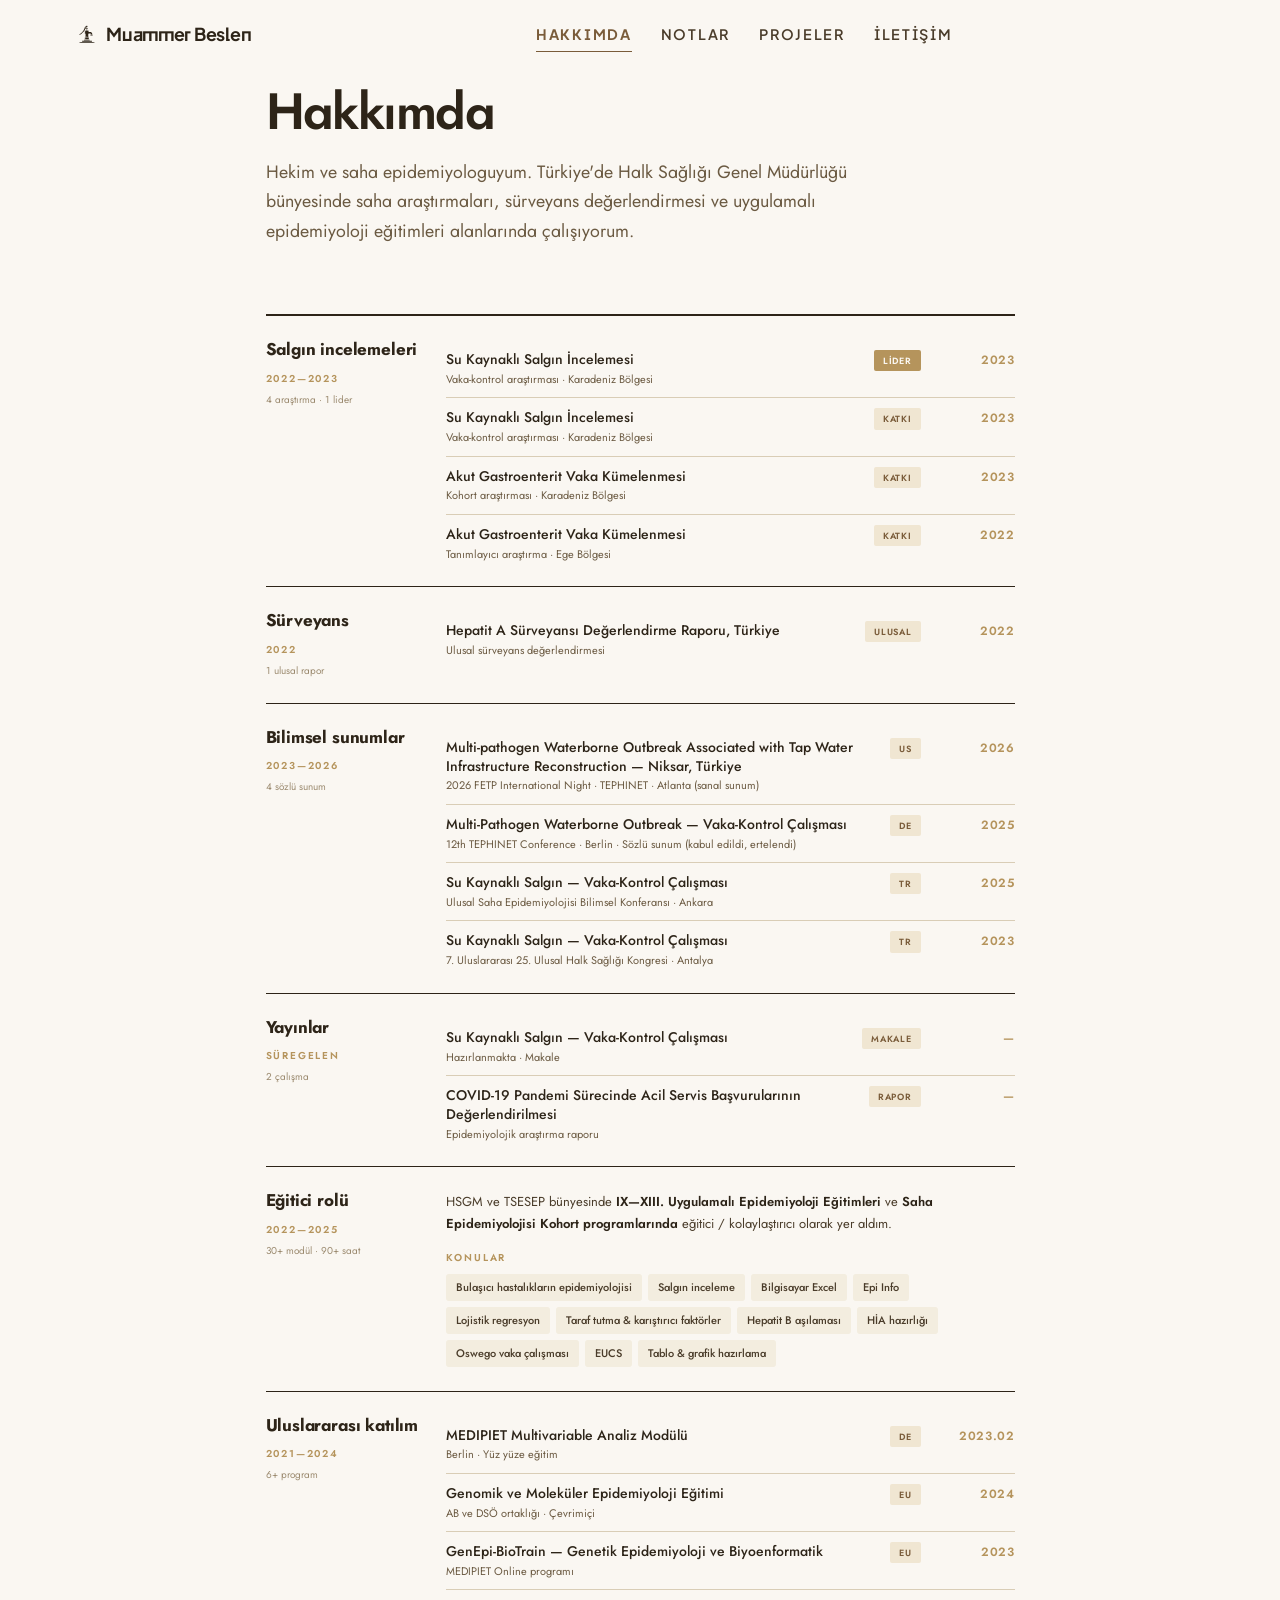
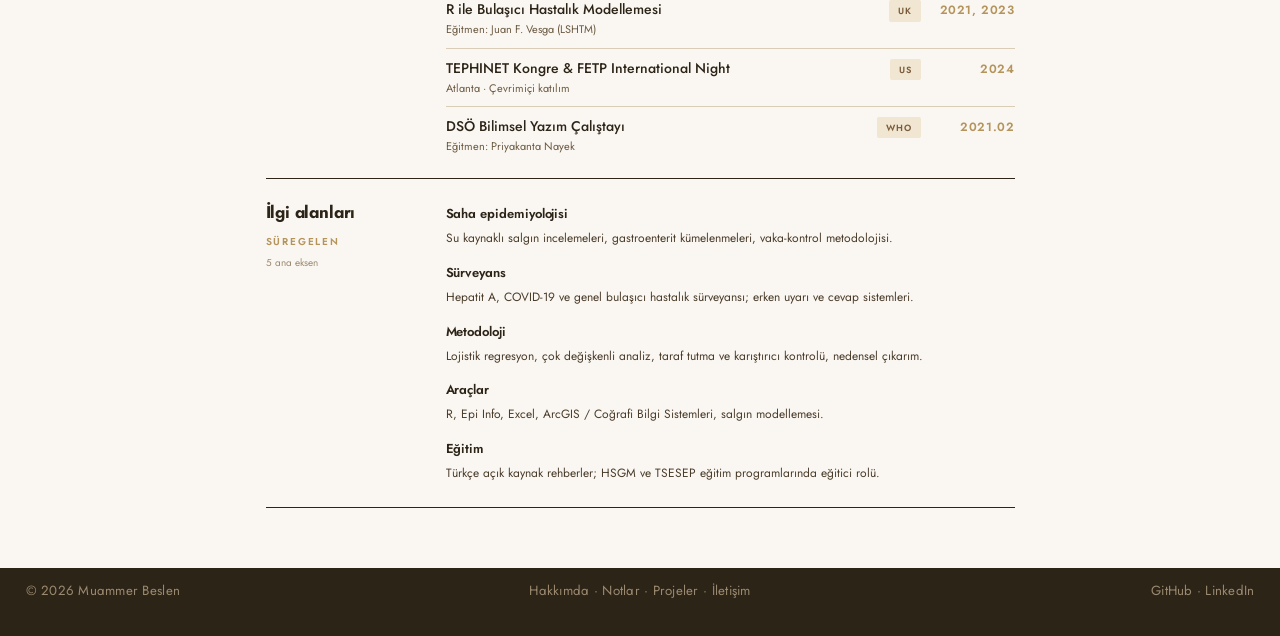
<file: hakkimda.html>
<!DOCTYPE html>
<html xmlns="http://www.w3.org/1999/xhtml" lang="tr" xml:lang="tr"><head>

<meta charset="utf-8">
<meta name="generator" content="quarto-1.9.38">

<meta name="viewport" content="width=device-width, initial-scale=1.0, user-scalable=yes">

<meta name="description" content="Muammer Beslen — Saha epidemiyologu, hekim. Salgın incelemeleri, sürveyans, eğitim ve akademik çalışmalar.">

<title>Hakkımda – Muammer Beslen</title>
<style>
/* Default styles provided by pandoc.
** See https://pandoc.org/MANUAL.html#variables-for-html for config info.
*/
code{white-space: pre-wrap;}
span.smallcaps{font-variant: small-caps;}
div.columns{display: flex; gap: min(4vw, 1.5em);}
div.column{flex: auto; overflow-x: auto;}
div.hanging-indent{margin-left: 1.5em; text-indent: -1.5em;}
ul.task-list{list-style: none;}
ul.task-list li input[type="checkbox"] {
  width: 0.8em;
  margin: 0 0.8em 0.2em -1em; /* quarto-specific, see https://github.com/quarto-dev/quarto-cli/issues/4556 */ 
  vertical-align: middle;
}
</style>


<script src="site_libs/quarto-nav/quarto-nav.js"></script>
<link href="./assets/favicon.svg" rel="icon" type="image/svg+xml">
<script src="site_libs/clipboard/clipboard.min.js"></script>
<script src="site_libs/quarto-html/quarto.js" type="module"></script>
<script src="site_libs/quarto-html/tabsets/tabsets.js" type="module"></script>
<script src="site_libs/quarto-html/popper.min.js"></script>
<script src="site_libs/quarto-html/tippy.umd.min.js"></script>
<link href="site_libs/quarto-html/tippy.css" rel="stylesheet">
<link href="site_libs/quarto-html/quarto-syntax-highlighting-36360039eae95a2a2654540b661c1020.css" rel="stylesheet" id="quarto-text-highlighting-styles">
<script src="site_libs/bootstrap/bootstrap.min.js"></script>
<link href="site_libs/bootstrap/bootstrap-icons.css" rel="stylesheet">
<link href="site_libs/bootstrap/bootstrap-54ea2ebc0f35d7e29ba0fe5085337a2f.min.css" rel="stylesheet" append-hash="true" id="quarto-bootstrap" data-mode="light">
<script id="quarto-search-options" type="application/json">{
  "language": {
    "search-no-results-text": "Sonuç yok",
    "search-matching-documents-text": "eşleşen belgeler",
    "search-copy-link-title": "Aramak için bağlantıyı kopyalayın",
    "search-hide-matches-text": "Ek eşleşmeleri gizle",
    "search-more-match-text": "bu belgede bir tane daha eşleşme",
    "search-more-matches-text": "bu belgede daha fazla eşleşme",
    "search-clear-button-title": "Temizle",
    "search-text-placeholder": "",
    "search-detached-cancel-button-title": "İptal et",
    "search-submit-button-title": "Gönder",
    "search-label": "Ara"
  }
}</script>
<style>html{ scroll-behavior: smooth; }</style>
<!-- Analytics ve Pixel snippet'leri token al\u0131nca a\u00e7\u0131lacak. -->
<!-- CLOUDFLARE WEB ANALYTICS:
<script defer src="https://static.cloudflareinsights.com/beacon.min.js" data-cf-beacon='{"token":"BURAYA"}'></script>
-->
<!-- META PIXEL:
<script>
!function(f,b,e,v,n,t,s){if(f.fbq)return;n=f.fbq=function(){n.callMethod?n.callMethod.apply(n,arguments):n.queue.push(arguments)};if(!f._fbq)f._fbq=n;n.push=n;n.loaded=!0;n.version='2.0';n.queue=[];t=b.createElement(e);t.async=!0;t.src=v;s=b.getElementsByTagName(e)[0];s.parentNode.insertBefore(t,s)}(window,document,'script','https://connect.facebook.net/en_US/fbevents.js');
fbq('init','BURAYA_ID');
fbq('track','PageView');
</script>
-->
<link rel="preconnect" href="https://fonts.googleapis.com">
<link rel="preconnect" href="https://fonts.gstatic.com" crossorigin="">
<link href="https://fonts.googleapis.com/css2?family=Plus+Jakarta+Sans:wght@400;500;600;700;800&amp;display=swap" rel="stylesheet">


<link rel="stylesheet" href="assets/custom.css">
<meta property="og:title" content="Hakkımda – Muammer Beslen">
<meta property="og:site_name" content="Muammer Beslen">
</head>

<body class="nav-fixed quarto-light">

<div id="quarto-search-results"></div>
  <header id="quarto-header" class="headroom fixed-top">
    <nav class="navbar navbar-expand-lg " data-bs-theme="dark">
      <div class="navbar-container container-fluid">
      <div class="navbar-brand-container mx-auto">
    <a href="./index.html" class="navbar-brand navbar-brand-logo">
    <img src="./assets/brand/tulumba-deep.svg" alt="Muammer Beslen" class="navbar-logo light-content">
    <img src="./assets/brand/tulumba-deep.svg" alt="Muammer Beslen" class="navbar-logo dark-content">
    </a>
    <a class="navbar-brand" href="./index.html">
    <span class="navbar-title">Muammer Beslen</span>
    </a>
  </div>
          <button class="navbar-toggler" type="button" data-bs-toggle="collapse" data-bs-target="#navbarCollapse" aria-controls="navbarCollapse" role="menu" aria-expanded="false" aria-label="Gezinmeyi değiştir" onclick="if (window.quartoToggleHeadroom) { window.quartoToggleHeadroom(); }">
  <span class="navbar-toggler-icon"></span>
</button>
          <div class="collapse navbar-collapse" id="navbarCollapse">
            <ul class="navbar-nav navbar-nav-scroll me-auto">
  <li class="nav-item">
    <a class="nav-link active" href="./hakkimda.html" aria-current="page"> 
<span class="menu-text">Hakkımda</span></a>
  </li>  
  <li class="nav-item">
    <a class="nav-link" href="./notlar.html"> 
<span class="menu-text">Notlar</span></a>
  </li>  
  <li class="nav-item">
    <a class="nav-link" href="./projeler.html"> 
<span class="menu-text">Projeler</span></a>
  </li>  
  <li class="nav-item">
    <a class="nav-link" href="./iletisim.html"> 
<span class="menu-text">İletişim</span></a>
  </li>  
</ul>
          </div> <!-- /navcollapse -->
            <div class="quarto-navbar-tools">
</div>
      </div> <!-- /container-fluid -->
    </nav>
</header>
<!-- content -->
<div id="quarto-content" class="quarto-container page-columns page-rows-contents page-layout-full page-navbar">
<!-- sidebar -->
<!-- margin-sidebar -->
    
<!-- main -->
<main class="content column-page" id="quarto-document-content">

<header id="title-block-header" class="quarto-title-block default">
<div class="quarto-title">
<h1 class="title">Hakkımda</h1>
</div>



<div class="quarto-title-meta column-page">

    
  
    
  </div>
  


</header>


<div class="hk-intro">
  <p>
    Hekim ve saha epidemiyologuyum. Türkiye'de Halk Sağlığı Genel Müdürlüğü bünyesinde saha araştırmaları, sürveyans değerlendirmesi ve uygulamalı epidemiyoloji eğitimleri alanlarında çalışıyorum.
  </p>
</div>

<div class="hk-sections">

  <section class="hk-section">
    <div class="hk-side">
      <h2 class="hk-side-title">Salgın incelemeleri</h2>
      <div class="hk-side-period">2022—2023</div>
      <div class="hk-side-meta">4 araştırma · 1 lider</div>
    </div>
    <div class="hk-content">

      <div class="hk-row">
        <div class="hk-row-info">
          <div class="hk-row-title">Su Kaynaklı Salgın İncelemesi</div>
          <div class="hk-row-sub">Vaka-kontrol araştırması · Karadeniz Bölgesi</div>
        </div>
        <div class="hk-row-tag hk-tag-lead">Lider</div>
        <div class="hk-row-date">2023</div>
      </div>

      <div class="hk-row">
        <div class="hk-row-info">
          <div class="hk-row-title">Su Kaynaklı Salgın İncelemesi</div>
          <div class="hk-row-sub">Vaka-kontrol araştırması · Karadeniz Bölgesi</div>
        </div>
        <div class="hk-row-tag">Katkı</div>
        <div class="hk-row-date">2023</div>
      </div>

      <div class="hk-row">
        <div class="hk-row-info">
          <div class="hk-row-title">Akut Gastroenterit Vaka Kümelenmesi</div>
          <div class="hk-row-sub">Kohort araştırması · Karadeniz Bölgesi</div>
        </div>
        <div class="hk-row-tag">Katkı</div>
        <div class="hk-row-date">2023</div>
      </div>

      <div class="hk-row hk-row-last">
        <div class="hk-row-info">
          <div class="hk-row-title">Akut Gastroenterit Vaka Kümelenmesi</div>
          <div class="hk-row-sub">Tanımlayıcı araştırma · Ege Bölgesi</div>
        </div>
        <div class="hk-row-tag">Katkı</div>
        <div class="hk-row-date">2022</div>
      </div>

    </div>
  </section>

  <section class="hk-section">
    <div class="hk-side">
      <h2 class="hk-side-title">Sürveyans</h2>
      <div class="hk-side-period">2022</div>
      <div class="hk-side-meta">1 ulusal rapor</div>
    </div>
    <div class="hk-content">

      <div class="hk-row hk-row-last">
        <div class="hk-row-info">
          <div class="hk-row-title">Hepatit A Sürveyansı Değerlendirme Raporu, Türkiye</div>
          <div class="hk-row-sub">Ulusal sürveyans değerlendirmesi</div>
        </div>
        <div class="hk-row-tag">Ulusal</div>
        <div class="hk-row-date">2022</div>
      </div>

    </div>
  </section>

  <section class="hk-section">
    <div class="hk-side">
      <h2 class="hk-side-title">Bilimsel sunumlar</h2>
      <div class="hk-side-period">2023—2026</div>
      <div class="hk-side-meta">4 sözlü sunum</div>
    </div>
    <div class="hk-content">

    <div class="hk-row">
        <div class="hk-row-info">
          <div class="hk-row-title">Multi-pathogen Waterborne Outbreak Associated with Tap Water Infrastructure Reconstruction — Niksar, Türkiye</div>
          <div class="hk-row-sub">2026 FETP International Night · TEPHINET · Atlanta (sanal sunum)</div>
        </div>
        <div class="hk-row-tag">US</div>
        <div class="hk-row-date">2026</div>
      </div>

      <div class="hk-row">
        <div class="hk-row-info">
          <div class="hk-row-title">Multi-Pathogen Waterborne Outbreak — Vaka-Kontrol Çalışması</div>
          <div class="hk-row-sub">12th TEPHINET Conference · Berlin · Sözlü sunum (kabul edildi, ertelendi)</div>
        </div>
        <div class="hk-row-tag">DE</div>
        <div class="hk-row-date">2025</div>
      </div>

      <div class="hk-row">
        <div class="hk-row-info">
          <div class="hk-row-title">Su Kaynaklı Salgın — Vaka-Kontrol Çalışması</div>
          <div class="hk-row-sub">Ulusal Saha Epidemiyolojisi Bilimsel Konferansı · Ankara</div>
        </div>
        <div class="hk-row-tag">TR</div>
        <div class="hk-row-date">2025</div>
      </div>

      <div class="hk-row hk-row-last">
        <div class="hk-row-info">
          <div class="hk-row-title">Su Kaynaklı Salgın — Vaka-Kontrol Çalışması</div>
          <div class="hk-row-sub">7. Uluslararası 25. Ulusal Halk Sağlığı Kongresi · Antalya</div>
        </div>
        <div class="hk-row-tag">TR</div>
        <div class="hk-row-date">2023</div>
      </div>

    </div>
  </section>

  <section class="hk-section">
    <div class="hk-side">
      <h2 class="hk-side-title">Yayınlar</h2>
      <div class="hk-side-period">Süregelen</div>
      <div class="hk-side-meta">2 çalışma</div>
    </div>
    <div class="hk-content">

      <div class="hk-row">
        <div class="hk-row-info">
          <div class="hk-row-title">Su Kaynaklı Salgın — Vaka-Kontrol Çalışması</div>
          <div class="hk-row-sub">Hazırlanmakta · Makale</div>
        </div>
        <div class="hk-row-tag">Makale</div>
        <div class="hk-row-date">—</div>
      </div>

      <div class="hk-row hk-row-last">
        <div class="hk-row-info">
          <div class="hk-row-title">COVID-19 Pandemi Sürecinde Acil Servis Başvurularının Değerlendirilmesi</div>
          <div class="hk-row-sub">Epidemiyolojik araştırma raporu</div>
        </div>
        <div class="hk-row-tag">Rapor</div>
        <div class="hk-row-date">—</div>
      </div>

    </div>
  </section>

  <section class="hk-section">
    <div class="hk-side">
      <h2 class="hk-side-title">Eğitici rolü</h2>
      <div class="hk-side-period">2022—2025</div>
      <div class="hk-side-meta">30+ modül · 90+ saat</div>
    </div>
    <div class="hk-content">
      <div class="hk-prose">
        <p>HSGM ve TSESEP bünyesinde <strong>IX—XIII. Uygulamalı Epidemiyoloji Eğitimleri</strong> ve <strong>Saha Epidemiyolojisi Kohort programlarında</strong> eğitici / kolaylaştırıcı olarak yer aldım.</p>
        <p class="hk-prose-label">Konular</p>
        <ul class="hk-pill-list">
          <li>Bulaşıcı hastalıkların epidemiyolojisi</li>
          <li>Salgın inceleme</li>
          <li>Bilgisayar Excel</li>
          <li>Epi Info</li>
          <li>Lojistik regresyon</li>
          <li>Taraf tutma &amp; karıştırıcı faktörler</li>
          <li>Hepatit B aşılaması</li>
          <li>HİA hazırlığı</li>
          <li>Oswego vaka çalışması</li>
          <li>EUCS</li>
          <li>Tablo &amp; grafik hazırlama</li>
        </ul>
      </div>
    </div>
  </section>

  <section class="hk-section">
    <div class="hk-side">
      <h2 class="hk-side-title">Uluslararası katılım</h2>
      <div class="hk-side-period">2021—2024</div>
      <div class="hk-side-meta">6+ program</div>
    </div>
    <div class="hk-content">

      <div class="hk-row">
        <div class="hk-row-info">
          <div class="hk-row-title">MEDIPIET Multivariable Analiz Modülü</div>
          <div class="hk-row-sub">Berlin · Yüz yüze eğitim</div>
        </div>
        <div class="hk-row-tag">DE</div>
        <div class="hk-row-date">2023.02</div>
      </div>

      <div class="hk-row">
        <div class="hk-row-info">
          <div class="hk-row-title">Genomik ve Moleküler Epidemiyoloji Eğitimi</div>
          <div class="hk-row-sub">AB ve DSÖ ortaklığı · Çevrimiçi</div>
        </div>
        <div class="hk-row-tag">EU</div>
        <div class="hk-row-date">2024</div>
      </div>

      <div class="hk-row">
        <div class="hk-row-info">
          <div class="hk-row-title">GenEpi-BioTrain — Genetik Epidemiyoloji ve Biyoenformatik</div>
          <div class="hk-row-sub">MEDIPIET Online programı</div>
        </div>
        <div class="hk-row-tag">EU</div>
        <div class="hk-row-date">2023</div>
      </div>

      <div class="hk-row">
        <div class="hk-row-info">
          <div class="hk-row-title">R ile Bulaşıcı Hastalık Modellemesi</div>
          <div class="hk-row-sub">Eğitmen: Juan F. Vesga (LSHTM)</div>
        </div>
        <div class="hk-row-tag">UK</div>
        <div class="hk-row-date">2021, 2023</div>
      </div>

      <div class="hk-row">
        <div class="hk-row-info">
          <div class="hk-row-title">TEPHINET Kongre &amp; FETP International Night</div>
          <div class="hk-row-sub">Atlanta · Çevrimiçi katılım</div>
        </div>
        <div class="hk-row-tag">US</div>
        <div class="hk-row-date">2024</div>
      </div>

      <div class="hk-row hk-row-last">
        <div class="hk-row-info">
          <div class="hk-row-title">DSÖ Bilimsel Yazım Çalıştayı</div>
          <div class="hk-row-sub">Eğitmen: Priyakanta Nayek</div>
        </div>
        <div class="hk-row-tag">WHO</div>
        <div class="hk-row-date">2021.02</div>
      </div>

    </div>
  </section>

  <section class="hk-section">
    <div class="hk-side">
      <h2 class="hk-side-title">İlgi alanları</h2>
      <div class="hk-side-period">Süregelen</div>
      <div class="hk-side-meta">5 ana eksen</div>
    </div>
    <div class="hk-content">
      <div class="hk-prose">
        <dl class="hk-dl">
          <dt>Saha epidemiyolojisi</dt>
          <dd>Su kaynaklı salgın incelemeleri, gastroenterit kümelenmeleri, vaka-kontrol metodolojisi.</dd>

          <dt>Sürveyans</dt>
          <dd>Hepatit A, COVID-19 ve genel bulaşıcı hastalık sürveyansı; erken uyarı ve cevap sistemleri.</dd>

          <dt>Metodoloji</dt>
          <dd>Lojistik regresyon, çok değişkenli analiz, taraf tutma ve karıştırıcı kontrolü, nedensel çıkarım.</dd>

          <dt>Araçlar</dt>
          <dd>R, Epi Info, Excel, ArcGIS / Coğrafi Bilgi Sistemleri, salgın modellemesi.</dd>

          <dt>Eğitim</dt>
          <dd>Türkçe açık kaynak rehberler; HSGM ve TSESEP eğitim programlarında eğitici rolü.</dd>
        </dl>
      </div>
    </div>
  </section>

</div>



<a onclick="window.scrollTo(0, 0); return false;" role="button" id="quarto-back-to-top"><i class="bi bi-arrow-up"></i> Başa dön</a></main> <!-- /main -->
<script id="quarto-html-after-body" type="application/javascript">
  window.document.addEventListener("DOMContentLoaded", function (event) {
    const isCodeAnnotation = (el) => {
      for (const clz of el.classList) {
        if (clz.startsWith('code-annotation-')) {                     
          return true;
        }
      }
      return false;
    }
    const onCopySuccess = function(e) {
      // button target
      const button = e.trigger;
      // don't keep focus
      button.blur();
      // flash "checked"
      button.classList.add('code-copy-button-checked');
      var currentTitle = button.getAttribute("title");
      button.setAttribute("title", "Kopyalandı");
      let tooltip;
      if (window.bootstrap) {
        button.setAttribute("data-bs-toggle", "tooltip");
        button.setAttribute("data-bs-placement", "left");
        button.setAttribute("data-bs-title", "Kopyalandı");
        tooltip = new bootstrap.Tooltip(button, 
          { trigger: "manual", 
            customClass: "code-copy-button-tooltip",
            offset: [0, -8]});
        tooltip.show();    
      }
      setTimeout(function() {
        if (tooltip) {
          tooltip.hide();
          button.removeAttribute("data-bs-title");
          button.removeAttribute("data-bs-toggle");
          button.removeAttribute("data-bs-placement");
        }
        button.setAttribute("title", currentTitle);
        button.classList.remove('code-copy-button-checked');
      }, 1000);
      // clear code selection
      e.clearSelection();
    }
    const getTextToCopy = function(trigger) {
      const outerScaffold = trigger.parentElement.cloneNode(true);
      const codeEl = outerScaffold.querySelector('code');
      for (const childEl of codeEl.children) {
        if (isCodeAnnotation(childEl)) {
          childEl.remove();
        }
      }
      return codeEl.innerText;
    }
    const clipboard = new window.ClipboardJS('.code-copy-button:not([data-in-quarto-modal])', {
      text: getTextToCopy
    });
    clipboard.on('success', onCopySuccess);
    if (window.document.getElementById('quarto-embedded-source-code-modal')) {
      const clipboardModal = new window.ClipboardJS('.code-copy-button[data-in-quarto-modal]', {
        text: getTextToCopy,
        container: window.document.getElementById('quarto-embedded-source-code-modal')
      });
      clipboardModal.on('success', onCopySuccess);
    }
      var localhostRegex = new RegExp(/^(?:http|https):\/\/localhost\:?[0-9]*\//);
      var mailtoRegex = new RegExp(/^mailto:/);
        var filterRegex = new RegExp("https:\/\/muammerbeslen\.com");
      var isInternal = (href) => {
          return filterRegex.test(href) || localhostRegex.test(href) || mailtoRegex.test(href);
      }
      // Inspect non-navigation links and adorn them if external
     var links = window.document.querySelectorAll('a[href]:not(.nav-link):not(.navbar-brand):not(.toc-action):not(.sidebar-link):not(.sidebar-item-toggle):not(.pagination-link):not(.no-external):not([aria-hidden]):not(.dropdown-item):not(.quarto-navigation-tool):not(.about-link)');
      for (var i=0; i<links.length; i++) {
        const link = links[i];
        if (!isInternal(link.href)) {
          // undo the damage that might have been done by quarto-nav.js in the case of
          // links that we want to consider external
          if (link.dataset.originalHref !== undefined) {
            link.href = link.dataset.originalHref;
          }
        }
      }
    function tippyHover(el, contentFn, onTriggerFn, onUntriggerFn) {
      const config = {
        allowHTML: true,
        maxWidth: 500,
        delay: 100,
        arrow: false,
        appendTo: function(el) {
            return el.parentElement;
        },
        interactive: true,
        interactiveBorder: 10,
        theme: 'quarto',
        placement: 'bottom-start',
      };
      if (contentFn) {
        config.content = contentFn;
      }
      if (onTriggerFn) {
        config.onTrigger = onTriggerFn;
      }
      if (onUntriggerFn) {
        config.onUntrigger = onUntriggerFn;
      }
      window.tippy(el, config); 
    }
    const noterefs = window.document.querySelectorAll('a[role="doc-noteref"]');
    for (var i=0; i<noterefs.length; i++) {
      const ref = noterefs[i];
      tippyHover(ref, function() {
        // use id or data attribute instead here
        let href = ref.getAttribute('data-footnote-href') || ref.getAttribute('href');
        try { href = new URL(href).hash; } catch {}
        const id = href.replace(/^#\/?/, "");
        const note = window.document.getElementById(id);
        if (note) {
          return note.innerHTML;
        } else {
          return "";
        }
      });
    }
    const xrefs = window.document.querySelectorAll('a.quarto-xref');
    const processXRef = (id, note) => {
      // Strip column container classes
      const stripColumnClz = (el) => {
        el.classList.remove("page-full", "page-columns");
        if (el.children) {
          for (const child of el.children) {
            stripColumnClz(child);
          }
        }
      }
      stripColumnClz(note)
      if (id === null || id.startsWith('sec-')) {
        // Special case sections, only their first couple elements
        const container = document.createElement("div");
        if (note.children && note.children.length > 2) {
          container.appendChild(note.children[0].cloneNode(true));
          for (let i = 1; i < note.children.length; i++) {
            const child = note.children[i];
            if (child.tagName === "P" && child.innerText === "") {
              continue;
            } else {
              container.appendChild(child.cloneNode(true));
              break;
            }
          }
          if (window.Quarto?.typesetMath) {
            window.Quarto.typesetMath(container);
          }
          return container.innerHTML
        } else {
          if (window.Quarto?.typesetMath) {
            window.Quarto.typesetMath(note);
          }
          return note.innerHTML;
        }
      } else {
        // Remove any anchor links if they are present
        const anchorLink = note.querySelector('a.anchorjs-link');
        if (anchorLink) {
          anchorLink.remove();
        }
        if (window.Quarto?.typesetMath) {
          window.Quarto.typesetMath(note);
        }
        if (note.classList.contains("callout")) {
          return note.outerHTML;
        } else {
          return note.innerHTML;
        }
      }
    }
    for (var i=0; i<xrefs.length; i++) {
      const xref = xrefs[i];
      tippyHover(xref, undefined, function(instance) {
        instance.disable();
        let url = xref.getAttribute('href');
        let hash = undefined; 
        if (url.startsWith('#')) {
          hash = url;
        } else {
          try { hash = new URL(url).hash; } catch {}
        }
        if (hash) {
          const id = hash.replace(/^#\/?/, "");
          const note = window.document.getElementById(id);
          if (note !== null) {
            try {
              const html = processXRef(id, note.cloneNode(true));
              instance.setContent(html);
            } finally {
              instance.enable();
              instance.show();
            }
          } else {
            // See if we can fetch this
            fetch(url.split('#')[0])
            .then(res => res.text())
            .then(html => {
              const parser = new DOMParser();
              const htmlDoc = parser.parseFromString(html, "text/html");
              const note = htmlDoc.getElementById(id);
              if (note !== null) {
                const html = processXRef(id, note);
                instance.setContent(html);
              } 
            }).finally(() => {
              instance.enable();
              instance.show();
            });
          }
        } else {
          // See if we can fetch a full url (with no hash to target)
          // This is a special case and we should probably do some content thinning / targeting
          fetch(url)
          .then(res => res.text())
          .then(html => {
            const parser = new DOMParser();
            const htmlDoc = parser.parseFromString(html, "text/html");
            const note = htmlDoc.querySelector('main.content');
            if (note !== null) {
              // This should only happen for chapter cross references
              // (since there is no id in the URL)
              // remove the first header
              if (note.children.length > 0 && note.children[0].tagName === "HEADER") {
                note.children[0].remove();
              }
              const html = processXRef(null, note);
              instance.setContent(html);
            } 
          }).finally(() => {
            instance.enable();
            instance.show();
          });
        }
      }, function(instance) {
      });
    }
        let selectedAnnoteEl;
        const selectorForAnnotation = ( cell, annotation) => {
          let cellAttr = 'data-code-cell="' + cell + '"';
          let lineAttr = 'data-code-annotation="' +  annotation + '"';
          const selector = 'span[' + cellAttr + '][' + lineAttr + ']';
          return selector;
        }
        const selectCodeLines = (annoteEl) => {
          const doc = window.document;
          const targetCell = annoteEl.getAttribute("data-target-cell");
          const targetAnnotation = annoteEl.getAttribute("data-target-annotation");
          const annoteSpan = window.document.querySelector(selectorForAnnotation(targetCell, targetAnnotation));
          const lines = annoteSpan.getAttribute("data-code-lines").split(",");
          const lineIds = lines.map((line) => {
            return targetCell + "-" + line;
          })
          let top = null;
          let height = null;
          let parent = null;
          if (lineIds.length > 0) {
              //compute the position of the single el (top and bottom and make a div)
              const el = window.document.getElementById(lineIds[0]);
              top = el.offsetTop;
              height = el.offsetHeight;
              parent = el.parentElement.parentElement;
            if (lineIds.length > 1) {
              const lastEl = window.document.getElementById(lineIds[lineIds.length - 1]);
              const bottom = lastEl.offsetTop + lastEl.offsetHeight;
              height = bottom - top;
            }
            if (top !== null && height !== null && parent !== null) {
              // cook up a div (if necessary) and position it 
              let div = window.document.getElementById("code-annotation-line-highlight");
              if (div === null) {
                div = window.document.createElement("div");
                div.setAttribute("id", "code-annotation-line-highlight");
                div.style.position = 'absolute';
                parent.appendChild(div);
              }
              div.style.top = top - 2 + "px";
              div.style.height = height + 4 + "px";
              div.style.left = 0;
              let gutterDiv = window.document.getElementById("code-annotation-line-highlight-gutter");
              if (gutterDiv === null) {
                gutterDiv = window.document.createElement("div");
                gutterDiv.setAttribute("id", "code-annotation-line-highlight-gutter");
                gutterDiv.style.position = 'absolute';
                const codeCell = window.document.getElementById(targetCell);
                const gutter = codeCell.querySelector('.code-annotation-gutter');
                gutter.appendChild(gutterDiv);
              }
              gutterDiv.style.top = top - 2 + "px";
              gutterDiv.style.height = height + 4 + "px";
            }
            selectedAnnoteEl = annoteEl;
          }
        };
        const unselectCodeLines = () => {
          const elementsIds = ["code-annotation-line-highlight", "code-annotation-line-highlight-gutter"];
          elementsIds.forEach((elId) => {
            const div = window.document.getElementById(elId);
            if (div) {
              div.remove();
            }
          });
          selectedAnnoteEl = undefined;
        };
          // Handle positioning of the toggle
      window.addEventListener(
        "resize",
        throttle(() => {
          elRect = undefined;
          if (selectedAnnoteEl) {
            selectCodeLines(selectedAnnoteEl);
          }
        }, 10)
      );
      function throttle(fn, ms) {
      let throttle = false;
      let timer;
        return (...args) => {
          if(!throttle) { // first call gets through
              fn.apply(this, args);
              throttle = true;
          } else { // all the others get throttled
              if(timer) clearTimeout(timer); // cancel #2
              timer = setTimeout(() => {
                fn.apply(this, args);
                timer = throttle = false;
              }, ms);
          }
        };
      }
        // Attach click handler to the DT
        const annoteDls = window.document.querySelectorAll('dt[data-target-cell]');
        for (const annoteDlNode of annoteDls) {
          annoteDlNode.addEventListener('click', (event) => {
            const clickedEl = event.target;
            if (clickedEl !== selectedAnnoteEl) {
              unselectCodeLines();
              const activeEl = window.document.querySelector('dt[data-target-cell].code-annotation-active');
              if (activeEl) {
                activeEl.classList.remove('code-annotation-active');
              }
              selectCodeLines(clickedEl);
              clickedEl.classList.add('code-annotation-active');
            } else {
              // Unselect the line
              unselectCodeLines();
              clickedEl.classList.remove('code-annotation-active');
            }
          });
        }
    const findCites = (el) => {
      const parentEl = el.parentElement;
      if (parentEl) {
        const cites = parentEl.dataset.cites;
        if (cites) {
          return {
            el,
            cites: cites.split(' ')
          };
        } else {
          return findCites(el.parentElement)
        }
      } else {
        return undefined;
      }
    };
    var bibliorefs = window.document.querySelectorAll('a[role="doc-biblioref"]');
    for (var i=0; i<bibliorefs.length; i++) {
      const ref = bibliorefs[i];
      const citeInfo = findCites(ref);
      if (citeInfo) {
        tippyHover(citeInfo.el, function() {
          var popup = window.document.createElement('div');
          citeInfo.cites.forEach(function(cite) {
            var citeDiv = window.document.createElement('div');
            citeDiv.classList.add('hanging-indent');
            citeDiv.classList.add('csl-entry');
            var biblioDiv = window.document.getElementById('ref-' + cite);
            if (biblioDiv) {
              citeDiv.innerHTML = biblioDiv.innerHTML;
            }
            popup.appendChild(citeDiv);
          });
          return popup.innerHTML;
        });
      }
    }
  });
  </script>
</div> <!-- /content -->
<footer class="footer">
  <div class="nav-footer">
    <div class="nav-footer-left">
<p>© 2026 Muammer Beslen</p>
</div>   
    <div class="nav-footer-center">
<p><a href="./hakkimda.html">Hakkımda</a> · <a href="./notlar.html">Notlar</a> · <a href="./projeler.html">Projeler</a> · <a href="./iletisim.html">İletişim</a></p>
</div>
    <div class="nav-footer-right">
<p><a href="https://github.com/drmuammer">GitHub</a> · <a href="https://www.linkedin.com/in/muammer-beslen-78a59622b">LinkedIn</a></p>
</div>
  </div>
</footer>




<script src="site_libs/quarto-html/zenscroll-min.js"></script>
</body></html>
</file>
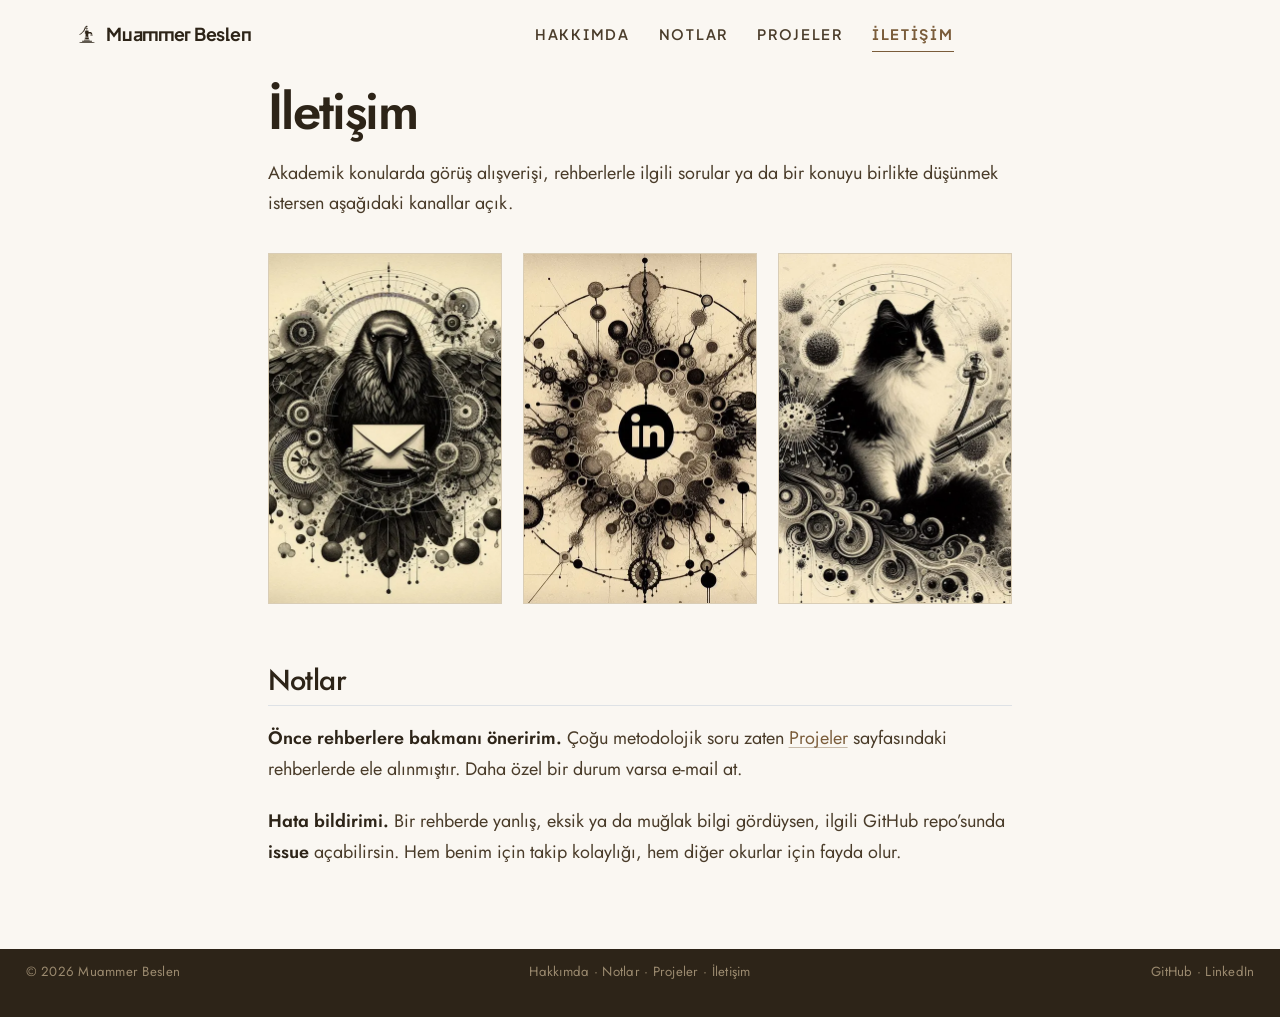
<file: iletisim.html>
<!DOCTYPE html>
<html xmlns="http://www.w3.org/1999/xhtml" lang="tr" xml:lang="tr"><head>

<meta charset="utf-8">
<meta name="generator" content="quarto-1.9.38">

<meta name="viewport" content="width=device-width, initial-scale=1.0, user-scalable=yes">

<meta name="description" content="Muammer Beslen ile iletişim — e-mail, LinkedIn ve GitHub üzerinden.">

<title>İletişim – Muammer Beslen</title>
<style>
/* Default styles provided by pandoc.
** See https://pandoc.org/MANUAL.html#variables-for-html for config info.
*/
code{white-space: pre-wrap;}
span.smallcaps{font-variant: small-caps;}
div.columns{display: flex; gap: min(4vw, 1.5em);}
div.column{flex: auto; overflow-x: auto;}
div.hanging-indent{margin-left: 1.5em; text-indent: -1.5em;}
ul.task-list{list-style: none;}
ul.task-list li input[type="checkbox"] {
  width: 0.8em;
  margin: 0 0.8em 0.2em -1em; /* quarto-specific, see https://github.com/quarto-dev/quarto-cli/issues/4556 */ 
  vertical-align: middle;
}
</style>


<script src="site_libs/quarto-nav/quarto-nav.js"></script>
<link href="./assets/favicon.svg" rel="icon" type="image/svg+xml">
<script src="site_libs/clipboard/clipboard.min.js"></script>
<script src="site_libs/quarto-html/quarto.js" type="module"></script>
<script src="site_libs/quarto-html/tabsets/tabsets.js" type="module"></script>
<script src="site_libs/quarto-html/popper.min.js"></script>
<script src="site_libs/quarto-html/tippy.umd.min.js"></script>
<link href="site_libs/quarto-html/tippy.css" rel="stylesheet">
<link href="site_libs/quarto-html/quarto-syntax-highlighting-36360039eae95a2a2654540b661c1020.css" rel="stylesheet" id="quarto-text-highlighting-styles">
<script src="site_libs/bootstrap/bootstrap.min.js"></script>
<link href="site_libs/bootstrap/bootstrap-icons.css" rel="stylesheet">
<link href="site_libs/bootstrap/bootstrap-54ea2ebc0f35d7e29ba0fe5085337a2f.min.css" rel="stylesheet" append-hash="true" id="quarto-bootstrap" data-mode="light">
<script id="quarto-search-options" type="application/json">{
  "language": {
    "search-no-results-text": "Sonuç yok",
    "search-matching-documents-text": "eşleşen belgeler",
    "search-copy-link-title": "Aramak için bağlantıyı kopyalayın",
    "search-hide-matches-text": "Ek eşleşmeleri gizle",
    "search-more-match-text": "bu belgede bir tane daha eşleşme",
    "search-more-matches-text": "bu belgede daha fazla eşleşme",
    "search-clear-button-title": "Temizle",
    "search-text-placeholder": "",
    "search-detached-cancel-button-title": "İptal et",
    "search-submit-button-title": "Gönder",
    "search-label": "Ara"
  }
}</script>
<style>html{ scroll-behavior: smooth; }</style>
<!-- Analytics ve Pixel snippet'leri token al\u0131nca a\u00e7\u0131lacak. -->
<!-- CLOUDFLARE WEB ANALYTICS:
<script defer src="https://static.cloudflareinsights.com/beacon.min.js" data-cf-beacon='{"token":"BURAYA"}'></script>
-->
<!-- META PIXEL:
<script>
!function(f,b,e,v,n,t,s){if(f.fbq)return;n=f.fbq=function(){n.callMethod?n.callMethod.apply(n,arguments):n.queue.push(arguments)};if(!f._fbq)f._fbq=n;n.push=n;n.loaded=!0;n.version='2.0';n.queue=[];t=b.createElement(e);t.async=!0;t.src=v;s=b.getElementsByTagName(e)[0];s.parentNode.insertBefore(t,s)}(window,document,'script','https://connect.facebook.net/en_US/fbevents.js');
fbq('init','BURAYA_ID');
fbq('track','PageView');
</script>
-->
<link rel="preconnect" href="https://fonts.googleapis.com">
<link rel="preconnect" href="https://fonts.gstatic.com" crossorigin="">
<link href="https://fonts.googleapis.com/css2?family=Plus+Jakarta+Sans:wght@400;500;600;700;800&amp;display=swap" rel="stylesheet">


<link rel="stylesheet" href="assets/custom.css">
<meta property="og:title" content="İletişim – Muammer Beslen">
<meta property="og:description" content="Saha epidemiyologu ve hekim. Klinik araştırma, biyoistatistik, nedensel çıkarım üzerine notlar ve açık kaynak Türkçe rehberler.">
<meta property="og:image" content="https://muammerbeslen.com/assets/contact/email.jpg">
<meta property="og:site_name" content="Muammer Beslen">
<meta property="og:image:alt" content="E-mail">
</head>

<body class="nav-fixed fullcontent quarto-light">

<div id="quarto-search-results"></div>
  <header id="quarto-header" class="headroom fixed-top">
    <nav class="navbar navbar-expand-lg " data-bs-theme="dark">
      <div class="navbar-container container-fluid">
      <div class="navbar-brand-container mx-auto">
    <a href="./index.html" class="navbar-brand navbar-brand-logo">
    <img src="./assets/brand/tulumba-deep.svg" alt="Muammer Beslen" class="navbar-logo light-content">
    <img src="./assets/brand/tulumba-deep.svg" alt="Muammer Beslen" class="navbar-logo dark-content">
    </a>
    <a class="navbar-brand" href="./index.html">
    <span class="navbar-title">Muammer Beslen</span>
    </a>
  </div>
          <button class="navbar-toggler" type="button" data-bs-toggle="collapse" data-bs-target="#navbarCollapse" aria-controls="navbarCollapse" role="menu" aria-expanded="false" aria-label="Gezinmeyi değiştir" onclick="if (window.quartoToggleHeadroom) { window.quartoToggleHeadroom(); }">
  <span class="navbar-toggler-icon"></span>
</button>
          <div class="collapse navbar-collapse" id="navbarCollapse">
            <ul class="navbar-nav navbar-nav-scroll me-auto">
  <li class="nav-item">
    <a class="nav-link" href="./hakkimda.html"> 
<span class="menu-text">Hakkımda</span></a>
  </li>  
  <li class="nav-item">
    <a class="nav-link" href="./notlar.html"> 
<span class="menu-text">Notlar</span></a>
  </li>  
  <li class="nav-item">
    <a class="nav-link" href="./projeler.html"> 
<span class="menu-text">Projeler</span></a>
  </li>  
  <li class="nav-item">
    <a class="nav-link active" href="./iletisim.html" aria-current="page"> 
<span class="menu-text">İletişim</span></a>
  </li>  
</ul>
          </div> <!-- /navcollapse -->
            <div class="quarto-navbar-tools">
</div>
      </div> <!-- /container-fluid -->
    </nav>
</header>
<!-- content -->
<div id="quarto-content" class="quarto-container page-columns page-rows-contents page-layout-article page-navbar">
<!-- sidebar -->
<!-- margin-sidebar -->
    
<!-- main -->
<main class="content" id="quarto-document-content">

<header id="title-block-header" class="quarto-title-block default">
<div class="quarto-title">
<h1 class="title">İletişim</h1>
</div>



<div class="quarto-title-meta">

    
  
    
  </div>
  


</header>


<p>Akademik konularda görüş alışverişi, rehberlerle ilgili sorular ya da bir konuyu birlikte düşünmek istersen aşağıdaki kanallar açık.</p>
<div class="contact-grid">

  <a class="contact-card" href="mailto:muammer.beslen@gmail.com" aria-label="E-mail">
    <picture>
      <source srcset="assets/contact/email.webp" type="image/webp">
      <img src="assets/contact/email.jpg" alt="E-mail" loading="lazy" width="700" height="700">
    </picture>
  </a>

  <a class="contact-card" href="https://www.linkedin.com/in/muammer-beslen-78a59622b" target="_blank" rel="noopener" aria-label="LinkedIn">
    <picture>
      <source srcset="assets/contact/linkedin.webp" type="image/webp">
      <img src="assets/contact/linkedin.jpg" alt="LinkedIn" loading="lazy" width="700" height="700">
    </picture>
  </a>

  <a class="contact-card" href="https://github.com/drmuammer" target="_blank" rel="noopener" aria-label="GitHub">
    <picture>
      <source srcset="assets/contact/github.webp" type="image/webp">
      <img src="assets/contact/github.jpg" alt="GitHub" loading="lazy" width="700" height="700">
    </picture>
  </a>

</div>
<section id="notlar" class="level2">
<h2 data-anchor-id="notlar">Notlar</h2>
<p><strong>Önce rehberlere bakmanı öneririm.</strong> Çoğu metodolojik soru zaten <a href="./projeler.html">Projeler</a> sayfasındaki rehberlerde ele alınmıştır. Daha özel bir durum varsa e-mail at.</p>
<p><strong>Hata bildirimi.</strong> Bir rehberde yanlış, eksik ya da muğlak bilgi gördüysen, ilgili GitHub repo’sunda <strong>issue</strong> açabilirsin. Hem benim için takip kolaylığı, hem diğer okurlar için fayda olur.</p>


</section>

<a onclick="window.scrollTo(0, 0); return false;" role="button" id="quarto-back-to-top"><i class="bi bi-arrow-up"></i> Başa dön</a></main> <!-- /main -->
<script id="quarto-html-after-body" type="application/javascript">
  window.document.addEventListener("DOMContentLoaded", function (event) {
    const isCodeAnnotation = (el) => {
      for (const clz of el.classList) {
        if (clz.startsWith('code-annotation-')) {                     
          return true;
        }
      }
      return false;
    }
    const onCopySuccess = function(e) {
      // button target
      const button = e.trigger;
      // don't keep focus
      button.blur();
      // flash "checked"
      button.classList.add('code-copy-button-checked');
      var currentTitle = button.getAttribute("title");
      button.setAttribute("title", "Kopyalandı");
      let tooltip;
      if (window.bootstrap) {
        button.setAttribute("data-bs-toggle", "tooltip");
        button.setAttribute("data-bs-placement", "left");
        button.setAttribute("data-bs-title", "Kopyalandı");
        tooltip = new bootstrap.Tooltip(button, 
          { trigger: "manual", 
            customClass: "code-copy-button-tooltip",
            offset: [0, -8]});
        tooltip.show();    
      }
      setTimeout(function() {
        if (tooltip) {
          tooltip.hide();
          button.removeAttribute("data-bs-title");
          button.removeAttribute("data-bs-toggle");
          button.removeAttribute("data-bs-placement");
        }
        button.setAttribute("title", currentTitle);
        button.classList.remove('code-copy-button-checked');
      }, 1000);
      // clear code selection
      e.clearSelection();
    }
    const getTextToCopy = function(trigger) {
      const outerScaffold = trigger.parentElement.cloneNode(true);
      const codeEl = outerScaffold.querySelector('code');
      for (const childEl of codeEl.children) {
        if (isCodeAnnotation(childEl)) {
          childEl.remove();
        }
      }
      return codeEl.innerText;
    }
    const clipboard = new window.ClipboardJS('.code-copy-button:not([data-in-quarto-modal])', {
      text: getTextToCopy
    });
    clipboard.on('success', onCopySuccess);
    if (window.document.getElementById('quarto-embedded-source-code-modal')) {
      const clipboardModal = new window.ClipboardJS('.code-copy-button[data-in-quarto-modal]', {
        text: getTextToCopy,
        container: window.document.getElementById('quarto-embedded-source-code-modal')
      });
      clipboardModal.on('success', onCopySuccess);
    }
      var localhostRegex = new RegExp(/^(?:http|https):\/\/localhost\:?[0-9]*\//);
      var mailtoRegex = new RegExp(/^mailto:/);
        var filterRegex = new RegExp("https:\/\/muammerbeslen\.com");
      var isInternal = (href) => {
          return filterRegex.test(href) || localhostRegex.test(href) || mailtoRegex.test(href);
      }
      // Inspect non-navigation links and adorn them if external
     var links = window.document.querySelectorAll('a[href]:not(.nav-link):not(.navbar-brand):not(.toc-action):not(.sidebar-link):not(.sidebar-item-toggle):not(.pagination-link):not(.no-external):not([aria-hidden]):not(.dropdown-item):not(.quarto-navigation-tool):not(.about-link)');
      for (var i=0; i<links.length; i++) {
        const link = links[i];
        if (!isInternal(link.href)) {
          // undo the damage that might have been done by quarto-nav.js in the case of
          // links that we want to consider external
          if (link.dataset.originalHref !== undefined) {
            link.href = link.dataset.originalHref;
          }
        }
      }
    function tippyHover(el, contentFn, onTriggerFn, onUntriggerFn) {
      const config = {
        allowHTML: true,
        maxWidth: 500,
        delay: 100,
        arrow: false,
        appendTo: function(el) {
            return el.parentElement;
        },
        interactive: true,
        interactiveBorder: 10,
        theme: 'quarto',
        placement: 'bottom-start',
      };
      if (contentFn) {
        config.content = contentFn;
      }
      if (onTriggerFn) {
        config.onTrigger = onTriggerFn;
      }
      if (onUntriggerFn) {
        config.onUntrigger = onUntriggerFn;
      }
      window.tippy(el, config); 
    }
    const noterefs = window.document.querySelectorAll('a[role="doc-noteref"]');
    for (var i=0; i<noterefs.length; i++) {
      const ref = noterefs[i];
      tippyHover(ref, function() {
        // use id or data attribute instead here
        let href = ref.getAttribute('data-footnote-href') || ref.getAttribute('href');
        try { href = new URL(href).hash; } catch {}
        const id = href.replace(/^#\/?/, "");
        const note = window.document.getElementById(id);
        if (note) {
          return note.innerHTML;
        } else {
          return "";
        }
      });
    }
    const xrefs = window.document.querySelectorAll('a.quarto-xref');
    const processXRef = (id, note) => {
      // Strip column container classes
      const stripColumnClz = (el) => {
        el.classList.remove("page-full", "page-columns");
        if (el.children) {
          for (const child of el.children) {
            stripColumnClz(child);
          }
        }
      }
      stripColumnClz(note)
      if (id === null || id.startsWith('sec-')) {
        // Special case sections, only their first couple elements
        const container = document.createElement("div");
        if (note.children && note.children.length > 2) {
          container.appendChild(note.children[0].cloneNode(true));
          for (let i = 1; i < note.children.length; i++) {
            const child = note.children[i];
            if (child.tagName === "P" && child.innerText === "") {
              continue;
            } else {
              container.appendChild(child.cloneNode(true));
              break;
            }
          }
          if (window.Quarto?.typesetMath) {
            window.Quarto.typesetMath(container);
          }
          return container.innerHTML
        } else {
          if (window.Quarto?.typesetMath) {
            window.Quarto.typesetMath(note);
          }
          return note.innerHTML;
        }
      } else {
        // Remove any anchor links if they are present
        const anchorLink = note.querySelector('a.anchorjs-link');
        if (anchorLink) {
          anchorLink.remove();
        }
        if (window.Quarto?.typesetMath) {
          window.Quarto.typesetMath(note);
        }
        if (note.classList.contains("callout")) {
          return note.outerHTML;
        } else {
          return note.innerHTML;
        }
      }
    }
    for (var i=0; i<xrefs.length; i++) {
      const xref = xrefs[i];
      tippyHover(xref, undefined, function(instance) {
        instance.disable();
        let url = xref.getAttribute('href');
        let hash = undefined; 
        if (url.startsWith('#')) {
          hash = url;
        } else {
          try { hash = new URL(url).hash; } catch {}
        }
        if (hash) {
          const id = hash.replace(/^#\/?/, "");
          const note = window.document.getElementById(id);
          if (note !== null) {
            try {
              const html = processXRef(id, note.cloneNode(true));
              instance.setContent(html);
            } finally {
              instance.enable();
              instance.show();
            }
          } else {
            // See if we can fetch this
            fetch(url.split('#')[0])
            .then(res => res.text())
            .then(html => {
              const parser = new DOMParser();
              const htmlDoc = parser.parseFromString(html, "text/html");
              const note = htmlDoc.getElementById(id);
              if (note !== null) {
                const html = processXRef(id, note);
                instance.setContent(html);
              } 
            }).finally(() => {
              instance.enable();
              instance.show();
            });
          }
        } else {
          // See if we can fetch a full url (with no hash to target)
          // This is a special case and we should probably do some content thinning / targeting
          fetch(url)
          .then(res => res.text())
          .then(html => {
            const parser = new DOMParser();
            const htmlDoc = parser.parseFromString(html, "text/html");
            const note = htmlDoc.querySelector('main.content');
            if (note !== null) {
              // This should only happen for chapter cross references
              // (since there is no id in the URL)
              // remove the first header
              if (note.children.length > 0 && note.children[0].tagName === "HEADER") {
                note.children[0].remove();
              }
              const html = processXRef(null, note);
              instance.setContent(html);
            } 
          }).finally(() => {
            instance.enable();
            instance.show();
          });
        }
      }, function(instance) {
      });
    }
        let selectedAnnoteEl;
        const selectorForAnnotation = ( cell, annotation) => {
          let cellAttr = 'data-code-cell="' + cell + '"';
          let lineAttr = 'data-code-annotation="' +  annotation + '"';
          const selector = 'span[' + cellAttr + '][' + lineAttr + ']';
          return selector;
        }
        const selectCodeLines = (annoteEl) => {
          const doc = window.document;
          const targetCell = annoteEl.getAttribute("data-target-cell");
          const targetAnnotation = annoteEl.getAttribute("data-target-annotation");
          const annoteSpan = window.document.querySelector(selectorForAnnotation(targetCell, targetAnnotation));
          const lines = annoteSpan.getAttribute("data-code-lines").split(",");
          const lineIds = lines.map((line) => {
            return targetCell + "-" + line;
          })
          let top = null;
          let height = null;
          let parent = null;
          if (lineIds.length > 0) {
              //compute the position of the single el (top and bottom and make a div)
              const el = window.document.getElementById(lineIds[0]);
              top = el.offsetTop;
              height = el.offsetHeight;
              parent = el.parentElement.parentElement;
            if (lineIds.length > 1) {
              const lastEl = window.document.getElementById(lineIds[lineIds.length - 1]);
              const bottom = lastEl.offsetTop + lastEl.offsetHeight;
              height = bottom - top;
            }
            if (top !== null && height !== null && parent !== null) {
              // cook up a div (if necessary) and position it 
              let div = window.document.getElementById("code-annotation-line-highlight");
              if (div === null) {
                div = window.document.createElement("div");
                div.setAttribute("id", "code-annotation-line-highlight");
                div.style.position = 'absolute';
                parent.appendChild(div);
              }
              div.style.top = top - 2 + "px";
              div.style.height = height + 4 + "px";
              div.style.left = 0;
              let gutterDiv = window.document.getElementById("code-annotation-line-highlight-gutter");
              if (gutterDiv === null) {
                gutterDiv = window.document.createElement("div");
                gutterDiv.setAttribute("id", "code-annotation-line-highlight-gutter");
                gutterDiv.style.position = 'absolute';
                const codeCell = window.document.getElementById(targetCell);
                const gutter = codeCell.querySelector('.code-annotation-gutter');
                gutter.appendChild(gutterDiv);
              }
              gutterDiv.style.top = top - 2 + "px";
              gutterDiv.style.height = height + 4 + "px";
            }
            selectedAnnoteEl = annoteEl;
          }
        };
        const unselectCodeLines = () => {
          const elementsIds = ["code-annotation-line-highlight", "code-annotation-line-highlight-gutter"];
          elementsIds.forEach((elId) => {
            const div = window.document.getElementById(elId);
            if (div) {
              div.remove();
            }
          });
          selectedAnnoteEl = undefined;
        };
          // Handle positioning of the toggle
      window.addEventListener(
        "resize",
        throttle(() => {
          elRect = undefined;
          if (selectedAnnoteEl) {
            selectCodeLines(selectedAnnoteEl);
          }
        }, 10)
      );
      function throttle(fn, ms) {
      let throttle = false;
      let timer;
        return (...args) => {
          if(!throttle) { // first call gets through
              fn.apply(this, args);
              throttle = true;
          } else { // all the others get throttled
              if(timer) clearTimeout(timer); // cancel #2
              timer = setTimeout(() => {
                fn.apply(this, args);
                timer = throttle = false;
              }, ms);
          }
        };
      }
        // Attach click handler to the DT
        const annoteDls = window.document.querySelectorAll('dt[data-target-cell]');
        for (const annoteDlNode of annoteDls) {
          annoteDlNode.addEventListener('click', (event) => {
            const clickedEl = event.target;
            if (clickedEl !== selectedAnnoteEl) {
              unselectCodeLines();
              const activeEl = window.document.querySelector('dt[data-target-cell].code-annotation-active');
              if (activeEl) {
                activeEl.classList.remove('code-annotation-active');
              }
              selectCodeLines(clickedEl);
              clickedEl.classList.add('code-annotation-active');
            } else {
              // Unselect the line
              unselectCodeLines();
              clickedEl.classList.remove('code-annotation-active');
            }
          });
        }
    const findCites = (el) => {
      const parentEl = el.parentElement;
      if (parentEl) {
        const cites = parentEl.dataset.cites;
        if (cites) {
          return {
            el,
            cites: cites.split(' ')
          };
        } else {
          return findCites(el.parentElement)
        }
      } else {
        return undefined;
      }
    };
    var bibliorefs = window.document.querySelectorAll('a[role="doc-biblioref"]');
    for (var i=0; i<bibliorefs.length; i++) {
      const ref = bibliorefs[i];
      const citeInfo = findCites(ref);
      if (citeInfo) {
        tippyHover(citeInfo.el, function() {
          var popup = window.document.createElement('div');
          citeInfo.cites.forEach(function(cite) {
            var citeDiv = window.document.createElement('div');
            citeDiv.classList.add('hanging-indent');
            citeDiv.classList.add('csl-entry');
            var biblioDiv = window.document.getElementById('ref-' + cite);
            if (biblioDiv) {
              citeDiv.innerHTML = biblioDiv.innerHTML;
            }
            popup.appendChild(citeDiv);
          });
          return popup.innerHTML;
        });
      }
    }
  });
  </script>
</div> <!-- /content -->
<footer class="footer">
  <div class="nav-footer">
    <div class="nav-footer-left">
<p>© 2026 Muammer Beslen</p>
</div>   
    <div class="nav-footer-center">
<p><a href="./hakkimda.html">Hakkımda</a> · <a href="./notlar.html">Notlar</a> · <a href="./projeler.html">Projeler</a> · <a href="./iletisim.html">İletişim</a></p>
</div>
    <div class="nav-footer-right">
<p><a href="https://github.com/drmuammer">GitHub</a> · <a href="https://www.linkedin.com/in/muammer-beslen-78a59622b">LinkedIn</a></p>
</div>
  </div>
</footer>




<script src="site_libs/quarto-html/zenscroll-min.js"></script>
</body></html>
</file>
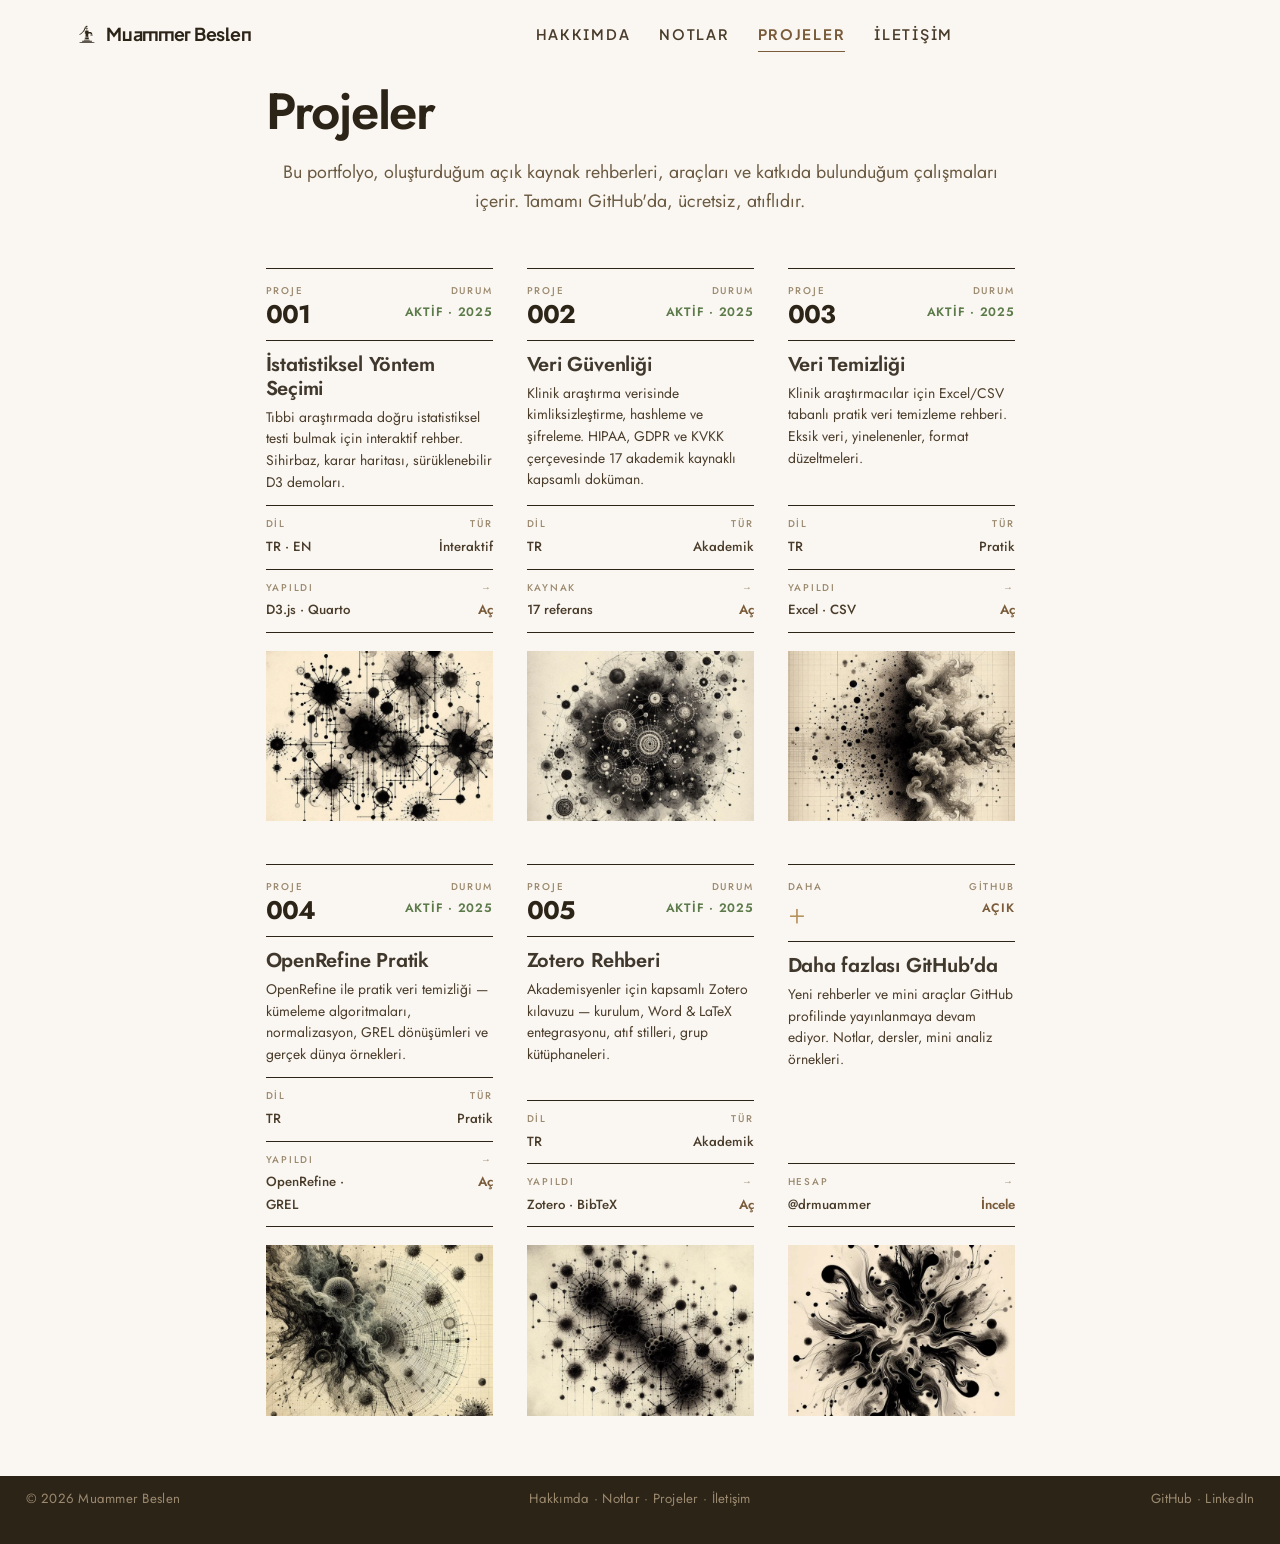
<file: projeler.html>
<!DOCTYPE html>
<html xmlns="http://www.w3.org/1999/xhtml" lang="tr" xml:lang="tr"><head>

<meta charset="utf-8">
<meta name="generator" content="quarto-1.9.38">

<meta name="viewport" content="width=device-width, initial-scale=1.0, user-scalable=yes">

<meta name="description" content="Açık kaynak Türkçe rehberler ve araçlar. Hepsi GitHub’da, tamamı ücretsiz.">

<title>Projeler – Muammer Beslen</title>
<style>
/* Default styles provided by pandoc.
** See https://pandoc.org/MANUAL.html#variables-for-html for config info.
*/
code{white-space: pre-wrap;}
span.smallcaps{font-variant: small-caps;}
div.columns{display: flex; gap: min(4vw, 1.5em);}
div.column{flex: auto; overflow-x: auto;}
div.hanging-indent{margin-left: 1.5em; text-indent: -1.5em;}
ul.task-list{list-style: none;}
ul.task-list li input[type="checkbox"] {
  width: 0.8em;
  margin: 0 0.8em 0.2em -1em; /* quarto-specific, see https://github.com/quarto-dev/quarto-cli/issues/4556 */ 
  vertical-align: middle;
}
</style>


<script src="site_libs/quarto-nav/quarto-nav.js"></script>
<link href="./assets/favicon.svg" rel="icon" type="image/svg+xml">
<script src="site_libs/clipboard/clipboard.min.js"></script>
<script src="site_libs/quarto-html/quarto.js" type="module"></script>
<script src="site_libs/quarto-html/tabsets/tabsets.js" type="module"></script>
<script src="site_libs/quarto-html/popper.min.js"></script>
<script src="site_libs/quarto-html/tippy.umd.min.js"></script>
<link href="site_libs/quarto-html/tippy.css" rel="stylesheet">
<link href="site_libs/quarto-html/quarto-syntax-highlighting-36360039eae95a2a2654540b661c1020.css" rel="stylesheet" id="quarto-text-highlighting-styles">
<script src="site_libs/bootstrap/bootstrap.min.js"></script>
<link href="site_libs/bootstrap/bootstrap-icons.css" rel="stylesheet">
<link href="site_libs/bootstrap/bootstrap-54ea2ebc0f35d7e29ba0fe5085337a2f.min.css" rel="stylesheet" append-hash="true" id="quarto-bootstrap" data-mode="light">
<script id="quarto-search-options" type="application/json">{
  "language": {
    "search-no-results-text": "Sonuç yok",
    "search-matching-documents-text": "eşleşen belgeler",
    "search-copy-link-title": "Aramak için bağlantıyı kopyalayın",
    "search-hide-matches-text": "Ek eşleşmeleri gizle",
    "search-more-match-text": "bu belgede bir tane daha eşleşme",
    "search-more-matches-text": "bu belgede daha fazla eşleşme",
    "search-clear-button-title": "Temizle",
    "search-text-placeholder": "",
    "search-detached-cancel-button-title": "İptal et",
    "search-submit-button-title": "Gönder",
    "search-label": "Ara"
  }
}</script>
<style>html{ scroll-behavior: smooth; }</style>
<!-- Analytics ve Pixel snippet'leri token al\u0131nca a\u00e7\u0131lacak. -->
<!-- CLOUDFLARE WEB ANALYTICS:
<script defer src="https://static.cloudflareinsights.com/beacon.min.js" data-cf-beacon='{"token":"BURAYA"}'></script>
-->
<!-- META PIXEL:
<script>
!function(f,b,e,v,n,t,s){if(f.fbq)return;n=f.fbq=function(){n.callMethod?n.callMethod.apply(n,arguments):n.queue.push(arguments)};if(!f._fbq)f._fbq=n;n.push=n;n.loaded=!0;n.version='2.0';n.queue=[];t=b.createElement(e);t.async=!0;t.src=v;s=b.getElementsByTagName(e)[0];s.parentNode.insertBefore(t,s)}(window,document,'script','https://connect.facebook.net/en_US/fbevents.js');
fbq('init','BURAYA_ID');
fbq('track','PageView');
</script>
-->
<link rel="preconnect" href="https://fonts.googleapis.com">
<link rel="preconnect" href="https://fonts.gstatic.com" crossorigin="">
<link href="https://fonts.googleapis.com/css2?family=Plus+Jakarta+Sans:wght@400;500;600;700;800&amp;display=swap" rel="stylesheet">


<link rel="stylesheet" href="assets/custom.css">
<meta property="og:title" content="Projeler – Muammer Beslen">
<meta property="og:image" content="https://muammerbeslen.com/assets/covers/istatistik-yontem-secimi.jpg">
<meta property="og:site_name" content="Muammer Beslen">
<meta property="og:image:alt" content="İstatistik Yöntem Seçimi">
</head>

<body class="nav-fixed quarto-light">

<div id="quarto-search-results"></div>
  <header id="quarto-header" class="headroom fixed-top">
    <nav class="navbar navbar-expand-lg " data-bs-theme="dark">
      <div class="navbar-container container-fluid">
      <div class="navbar-brand-container mx-auto">
    <a href="./index.html" class="navbar-brand navbar-brand-logo">
    <img src="./assets/brand/tulumba-deep.svg" alt="Muammer Beslen" class="navbar-logo light-content">
    <img src="./assets/brand/tulumba-deep.svg" alt="Muammer Beslen" class="navbar-logo dark-content">
    </a>
    <a class="navbar-brand" href="./index.html">
    <span class="navbar-title">Muammer Beslen</span>
    </a>
  </div>
          <button class="navbar-toggler" type="button" data-bs-toggle="collapse" data-bs-target="#navbarCollapse" aria-controls="navbarCollapse" role="menu" aria-expanded="false" aria-label="Gezinmeyi değiştir" onclick="if (window.quartoToggleHeadroom) { window.quartoToggleHeadroom(); }">
  <span class="navbar-toggler-icon"></span>
</button>
          <div class="collapse navbar-collapse" id="navbarCollapse">
            <ul class="navbar-nav navbar-nav-scroll me-auto">
  <li class="nav-item">
    <a class="nav-link" href="./hakkimda.html"> 
<span class="menu-text">Hakkımda</span></a>
  </li>  
  <li class="nav-item">
    <a class="nav-link" href="./notlar.html"> 
<span class="menu-text">Notlar</span></a>
  </li>  
  <li class="nav-item">
    <a class="nav-link active" href="./projeler.html" aria-current="page"> 
<span class="menu-text">Projeler</span></a>
  </li>  
  <li class="nav-item">
    <a class="nav-link" href="./iletisim.html"> 
<span class="menu-text">İletişim</span></a>
  </li>  
</ul>
          </div> <!-- /navcollapse -->
            <div class="quarto-navbar-tools">
</div>
      </div> <!-- /container-fluid -->
    </nav>
</header>
<!-- content -->
<div id="quarto-content" class="quarto-container page-columns page-rows-contents page-layout-full page-navbar">
<!-- sidebar -->
<!-- margin-sidebar -->
    
<!-- main -->
<main class="content column-page" id="quarto-document-content">

<header id="title-block-header" class="quarto-title-block default">
<div class="quarto-title">
<h1 class="title">Projeler</h1>
</div>



<div class="quarto-title-meta column-page">

    
  
    
  </div>
  


</header>


<div class="projects-intro">
  <p>Bu portfolyo, oluşturduğum açık kaynak rehberleri, araçları ve katkıda bulunduğum çalışmaları içerir. Tamamı GitHub'da, ücretsiz, atıflıdır.</p>
</div>

<div class="tm-grid">

  <a href="https://drmuammer.github.io/istatistik-yontem-secimi/" class="tm-card">
    <div class="tm-row tm-row-head">
      <div class="tm-cell"><span class="tm-mini">Proje</span><span class="tm-num">001</span></div>
      <div class="tm-cell tm-right"><span class="tm-mini">Durum</span><span class="tm-status">Aktif · 2025</span></div>
    </div>
    <div class="tm-row tm-row-title">
      <h3 class="tm-title">İstatistiksel Yöntem Seçimi</h3>
      <p class="tm-desc">Tıbbi araştırmada doğru istatistiksel testi bulmak için interaktif rehber. Sihirbaz, karar haritası, sürüklenebilir D3 demoları.</p>
    </div>
    <div class="tm-row tm-row-meta">
      <div class="tm-cell"><span class="tm-mini">Dil</span><span class="tm-val">TR · EN</span></div>
      <div class="tm-cell tm-right"><span class="tm-mini">Tür</span><span class="tm-val">İnteraktif</span></div>
    </div>
    <div class="tm-row tm-row-meta">
      <div class="tm-cell"><span class="tm-mini">Yapıldı</span><span class="tm-val">D3.js · Quarto</span></div>
      <div class="tm-cell tm-right"><span class="tm-mini">→</span><span class="tm-val tm-cta">Aç</span></div>
    </div>
    <div class="tm-cover">
      <picture>
        <source srcset="assets/covers/istatistik-yontem-secimi.webp" type="image/webp">
        <img src="assets/covers/istatistik-yontem-secimi.jpg" alt="İstatistik Yöntem Seçimi">
      </picture>
    </div>
  </a>

  <a href="https://drmuammer.github.io/veri-seti-guvenligi/" class="tm-card">
    <div class="tm-row tm-row-head">
      <div class="tm-cell"><span class="tm-mini">Proje</span><span class="tm-num">002</span></div>
      <div class="tm-cell tm-right"><span class="tm-mini">Durum</span><span class="tm-status">Aktif · 2025</span></div>
    </div>
    <div class="tm-row tm-row-title">
      <h3 class="tm-title">Veri Güvenliği</h3>
      <p class="tm-desc">Klinik araştırma verisinde kimliksizleştirme, hashleme ve şifreleme. HIPAA, GDPR ve KVKK çerçevesinde 17 akademik kaynaklı kapsamlı doküman.</p>
    </div>
    <div class="tm-row tm-row-meta">
      <div class="tm-cell"><span class="tm-mini">Dil</span><span class="tm-val">TR</span></div>
      <div class="tm-cell tm-right"><span class="tm-mini">Tür</span><span class="tm-val">Akademik</span></div>
    </div>
    <div class="tm-row tm-row-meta">
      <div class="tm-cell"><span class="tm-mini">Kaynak</span><span class="tm-val">17 referans</span></div>
      <div class="tm-cell tm-right"><span class="tm-mini">→</span><span class="tm-val tm-cta">Aç</span></div>
    </div>
    <div class="tm-cover">
      <picture>
        <source srcset="assets/covers/veri-seti-guvenligi.webp" type="image/webp">
        <img src="assets/covers/veri-seti-guvenligi.jpg" alt="Veri Güvenliği">
      </picture>
    </div>
  </a>

  <a href="https://drmuammer.github.io/veri-temizligi/" class="tm-card">
    <div class="tm-row tm-row-head">
      <div class="tm-cell"><span class="tm-mini">Proje</span><span class="tm-num">003</span></div>
      <div class="tm-cell tm-right"><span class="tm-mini">Durum</span><span class="tm-status">Aktif · 2025</span></div>
    </div>
    <div class="tm-row tm-row-title">
      <h3 class="tm-title">Veri Temizliği</h3>
      <p class="tm-desc">Klinik araştırmacılar için Excel/CSV tabanlı pratik veri temizleme rehberi. Eksik veri, yinelenenler, format düzeltmeleri.</p>
    </div>
    <div class="tm-row tm-row-meta">
      <div class="tm-cell"><span class="tm-mini">Dil</span><span class="tm-val">TR</span></div>
      <div class="tm-cell tm-right"><span class="tm-mini">Tür</span><span class="tm-val">Pratik</span></div>
    </div>
    <div class="tm-row tm-row-meta">
      <div class="tm-cell"><span class="tm-mini">Yapıldı</span><span class="tm-val">Excel · CSV</span></div>
      <div class="tm-cell tm-right"><span class="tm-mini">→</span><span class="tm-val tm-cta">Aç</span></div>
    </div>
    <div class="tm-cover">
      <picture>
        <source srcset="assets/covers/veri-temizligi.webp" type="image/webp">
        <img src="assets/covers/veri-temizligi.jpg" alt="Veri Temizliği">
      </picture>
    </div>
  </a>

  <a href="https://drmuammer.github.io/openrefine-pratik/" class="tm-card">
    <div class="tm-row tm-row-head">
      <div class="tm-cell"><span class="tm-mini">Proje</span><span class="tm-num">004</span></div>
      <div class="tm-cell tm-right"><span class="tm-mini">Durum</span><span class="tm-status">Aktif · 2025</span></div>
    </div>
    <div class="tm-row tm-row-title">
      <h3 class="tm-title">OpenRefine Pratik</h3>
      <p class="tm-desc">OpenRefine ile pratik veri temizliği — kümeleme algoritmaları, normalizasyon, GREL dönüşümleri ve gerçek dünya örnekleri.</p>
    </div>
    <div class="tm-row tm-row-meta">
      <div class="tm-cell"><span class="tm-mini">Dil</span><span class="tm-val">TR</span></div>
      <div class="tm-cell tm-right"><span class="tm-mini">Tür</span><span class="tm-val">Pratik</span></div>
    </div>
    <div class="tm-row tm-row-meta">
      <div class="tm-cell"><span class="tm-mini">Yapıldı</span><span class="tm-val">OpenRefine · GREL</span></div>
      <div class="tm-cell tm-right"><span class="tm-mini">→</span><span class="tm-val tm-cta">Aç</span></div>
    </div>
    <div class="tm-cover">
      <picture>
        <source srcset="assets/covers/openrefine-pratik.webp" type="image/webp">
        <img src="assets/covers/openrefine-pratik.jpg" alt="OpenRefine Pratik">
      </picture>
    </div>
  </a>

  <a href="https://drmuammer.github.io/zotero-rehberi/" class="tm-card">
    <div class="tm-row tm-row-head">
      <div class="tm-cell"><span class="tm-mini">Proje</span><span class="tm-num">005</span></div>
      <div class="tm-cell tm-right"><span class="tm-mini">Durum</span><span class="tm-status">Aktif · 2025</span></div>
    </div>
    <div class="tm-row tm-row-title">
      <h3 class="tm-title">Zotero Rehberi</h3>
      <p class="tm-desc">Akademisyenler için kapsamlı Zotero kılavuzu — kurulum, Word &amp; LaTeX entegrasyonu, atıf stilleri, grup kütüphaneleri.</p>
    </div>
    <div class="tm-row tm-row-meta">
      <div class="tm-cell"><span class="tm-mini">Dil</span><span class="tm-val">TR</span></div>
      <div class="tm-cell tm-right"><span class="tm-mini">Tür</span><span class="tm-val">Akademik</span></div>
    </div>
    <div class="tm-row tm-row-meta">
      <div class="tm-cell"><span class="tm-mini">Yapıldı</span><span class="tm-val">Zotero · BibTeX</span></div>
      <div class="tm-cell tm-right"><span class="tm-mini">→</span><span class="tm-val tm-cta">Aç</span></div>
    </div>
    <div class="tm-cover">
      <picture>
        <source srcset="assets/covers/zotero-rehberi.webp" type="image/webp">
        <img src="assets/covers/zotero-rehberi.jpg" alt="Zotero Rehberi">
      </picture>
    </div>
  </a>

  <a href="https://github.com/drmuammer" class="tm-card tm-card-more">
    <div class="tm-row tm-row-head">
      <div class="tm-cell"><span class="tm-mini">Daha</span><span class="tm-num">+</span></div>
      <div class="tm-cell tm-right"><span class="tm-mini">GitHub</span><span class="tm-status">Açık</span></div>
    </div>
    <div class="tm-row tm-row-title">
      <h3 class="tm-title">Daha fazlası GitHub'da</h3>
      <p class="tm-desc">Yeni rehberler ve mini araçlar GitHub profilinde yayınlanmaya devam ediyor. Notlar, dersler, mini analiz örnekleri.</p>
    </div>
    <div class="tm-row tm-row-meta">
      <div class="tm-cell"><span class="tm-mini">Hesap</span><span class="tm-val">@drmuammer</span></div>
      <div class="tm-cell tm-right"><span class="tm-mini">→</span><span class="tm-val tm-cta">İncele</span></div>
    </div>
    <div class="tm-cover">
      <picture>
        <source srcset="assets/covers/github-more.webp" type="image/webp">
        <img src="assets/covers/github-more.jpg" alt="GitHub profili">
      </picture>
    </div>
  </a>

</div>



<a onclick="window.scrollTo(0, 0); return false;" role="button" id="quarto-back-to-top"><i class="bi bi-arrow-up"></i> Başa dön</a></main> <!-- /main -->
<script id="quarto-html-after-body" type="application/javascript">
  window.document.addEventListener("DOMContentLoaded", function (event) {
    const isCodeAnnotation = (el) => {
      for (const clz of el.classList) {
        if (clz.startsWith('code-annotation-')) {                     
          return true;
        }
      }
      return false;
    }
    const onCopySuccess = function(e) {
      // button target
      const button = e.trigger;
      // don't keep focus
      button.blur();
      // flash "checked"
      button.classList.add('code-copy-button-checked');
      var currentTitle = button.getAttribute("title");
      button.setAttribute("title", "Kopyalandı");
      let tooltip;
      if (window.bootstrap) {
        button.setAttribute("data-bs-toggle", "tooltip");
        button.setAttribute("data-bs-placement", "left");
        button.setAttribute("data-bs-title", "Kopyalandı");
        tooltip = new bootstrap.Tooltip(button, 
          { trigger: "manual", 
            customClass: "code-copy-button-tooltip",
            offset: [0, -8]});
        tooltip.show();    
      }
      setTimeout(function() {
        if (tooltip) {
          tooltip.hide();
          button.removeAttribute("data-bs-title");
          button.removeAttribute("data-bs-toggle");
          button.removeAttribute("data-bs-placement");
        }
        button.setAttribute("title", currentTitle);
        button.classList.remove('code-copy-button-checked');
      }, 1000);
      // clear code selection
      e.clearSelection();
    }
    const getTextToCopy = function(trigger) {
      const outerScaffold = trigger.parentElement.cloneNode(true);
      const codeEl = outerScaffold.querySelector('code');
      for (const childEl of codeEl.children) {
        if (isCodeAnnotation(childEl)) {
          childEl.remove();
        }
      }
      return codeEl.innerText;
    }
    const clipboard = new window.ClipboardJS('.code-copy-button:not([data-in-quarto-modal])', {
      text: getTextToCopy
    });
    clipboard.on('success', onCopySuccess);
    if (window.document.getElementById('quarto-embedded-source-code-modal')) {
      const clipboardModal = new window.ClipboardJS('.code-copy-button[data-in-quarto-modal]', {
        text: getTextToCopy,
        container: window.document.getElementById('quarto-embedded-source-code-modal')
      });
      clipboardModal.on('success', onCopySuccess);
    }
      var localhostRegex = new RegExp(/^(?:http|https):\/\/localhost\:?[0-9]*\//);
      var mailtoRegex = new RegExp(/^mailto:/);
        var filterRegex = new RegExp("https:\/\/muammerbeslen\.com");
      var isInternal = (href) => {
          return filterRegex.test(href) || localhostRegex.test(href) || mailtoRegex.test(href);
      }
      // Inspect non-navigation links and adorn them if external
     var links = window.document.querySelectorAll('a[href]:not(.nav-link):not(.navbar-brand):not(.toc-action):not(.sidebar-link):not(.sidebar-item-toggle):not(.pagination-link):not(.no-external):not([aria-hidden]):not(.dropdown-item):not(.quarto-navigation-tool):not(.about-link)');
      for (var i=0; i<links.length; i++) {
        const link = links[i];
        if (!isInternal(link.href)) {
          // undo the damage that might have been done by quarto-nav.js in the case of
          // links that we want to consider external
          if (link.dataset.originalHref !== undefined) {
            link.href = link.dataset.originalHref;
          }
        }
      }
    function tippyHover(el, contentFn, onTriggerFn, onUntriggerFn) {
      const config = {
        allowHTML: true,
        maxWidth: 500,
        delay: 100,
        arrow: false,
        appendTo: function(el) {
            return el.parentElement;
        },
        interactive: true,
        interactiveBorder: 10,
        theme: 'quarto',
        placement: 'bottom-start',
      };
      if (contentFn) {
        config.content = contentFn;
      }
      if (onTriggerFn) {
        config.onTrigger = onTriggerFn;
      }
      if (onUntriggerFn) {
        config.onUntrigger = onUntriggerFn;
      }
      window.tippy(el, config); 
    }
    const noterefs = window.document.querySelectorAll('a[role="doc-noteref"]');
    for (var i=0; i<noterefs.length; i++) {
      const ref = noterefs[i];
      tippyHover(ref, function() {
        // use id or data attribute instead here
        let href = ref.getAttribute('data-footnote-href') || ref.getAttribute('href');
        try { href = new URL(href).hash; } catch {}
        const id = href.replace(/^#\/?/, "");
        const note = window.document.getElementById(id);
        if (note) {
          return note.innerHTML;
        } else {
          return "";
        }
      });
    }
    const xrefs = window.document.querySelectorAll('a.quarto-xref');
    const processXRef = (id, note) => {
      // Strip column container classes
      const stripColumnClz = (el) => {
        el.classList.remove("page-full", "page-columns");
        if (el.children) {
          for (const child of el.children) {
            stripColumnClz(child);
          }
        }
      }
      stripColumnClz(note)
      if (id === null || id.startsWith('sec-')) {
        // Special case sections, only their first couple elements
        const container = document.createElement("div");
        if (note.children && note.children.length > 2) {
          container.appendChild(note.children[0].cloneNode(true));
          for (let i = 1; i < note.children.length; i++) {
            const child = note.children[i];
            if (child.tagName === "P" && child.innerText === "") {
              continue;
            } else {
              container.appendChild(child.cloneNode(true));
              break;
            }
          }
          if (window.Quarto?.typesetMath) {
            window.Quarto.typesetMath(container);
          }
          return container.innerHTML
        } else {
          if (window.Quarto?.typesetMath) {
            window.Quarto.typesetMath(note);
          }
          return note.innerHTML;
        }
      } else {
        // Remove any anchor links if they are present
        const anchorLink = note.querySelector('a.anchorjs-link');
        if (anchorLink) {
          anchorLink.remove();
        }
        if (window.Quarto?.typesetMath) {
          window.Quarto.typesetMath(note);
        }
        if (note.classList.contains("callout")) {
          return note.outerHTML;
        } else {
          return note.innerHTML;
        }
      }
    }
    for (var i=0; i<xrefs.length; i++) {
      const xref = xrefs[i];
      tippyHover(xref, undefined, function(instance) {
        instance.disable();
        let url = xref.getAttribute('href');
        let hash = undefined; 
        if (url.startsWith('#')) {
          hash = url;
        } else {
          try { hash = new URL(url).hash; } catch {}
        }
        if (hash) {
          const id = hash.replace(/^#\/?/, "");
          const note = window.document.getElementById(id);
          if (note !== null) {
            try {
              const html = processXRef(id, note.cloneNode(true));
              instance.setContent(html);
            } finally {
              instance.enable();
              instance.show();
            }
          } else {
            // See if we can fetch this
            fetch(url.split('#')[0])
            .then(res => res.text())
            .then(html => {
              const parser = new DOMParser();
              const htmlDoc = parser.parseFromString(html, "text/html");
              const note = htmlDoc.getElementById(id);
              if (note !== null) {
                const html = processXRef(id, note);
                instance.setContent(html);
              } 
            }).finally(() => {
              instance.enable();
              instance.show();
            });
          }
        } else {
          // See if we can fetch a full url (with no hash to target)
          // This is a special case and we should probably do some content thinning / targeting
          fetch(url)
          .then(res => res.text())
          .then(html => {
            const parser = new DOMParser();
            const htmlDoc = parser.parseFromString(html, "text/html");
            const note = htmlDoc.querySelector('main.content');
            if (note !== null) {
              // This should only happen for chapter cross references
              // (since there is no id in the URL)
              // remove the first header
              if (note.children.length > 0 && note.children[0].tagName === "HEADER") {
                note.children[0].remove();
              }
              const html = processXRef(null, note);
              instance.setContent(html);
            } 
          }).finally(() => {
            instance.enable();
            instance.show();
          });
        }
      }, function(instance) {
      });
    }
        let selectedAnnoteEl;
        const selectorForAnnotation = ( cell, annotation) => {
          let cellAttr = 'data-code-cell="' + cell + '"';
          let lineAttr = 'data-code-annotation="' +  annotation + '"';
          const selector = 'span[' + cellAttr + '][' + lineAttr + ']';
          return selector;
        }
        const selectCodeLines = (annoteEl) => {
          const doc = window.document;
          const targetCell = annoteEl.getAttribute("data-target-cell");
          const targetAnnotation = annoteEl.getAttribute("data-target-annotation");
          const annoteSpan = window.document.querySelector(selectorForAnnotation(targetCell, targetAnnotation));
          const lines = annoteSpan.getAttribute("data-code-lines").split(",");
          const lineIds = lines.map((line) => {
            return targetCell + "-" + line;
          })
          let top = null;
          let height = null;
          let parent = null;
          if (lineIds.length > 0) {
              //compute the position of the single el (top and bottom and make a div)
              const el = window.document.getElementById(lineIds[0]);
              top = el.offsetTop;
              height = el.offsetHeight;
              parent = el.parentElement.parentElement;
            if (lineIds.length > 1) {
              const lastEl = window.document.getElementById(lineIds[lineIds.length - 1]);
              const bottom = lastEl.offsetTop + lastEl.offsetHeight;
              height = bottom - top;
            }
            if (top !== null && height !== null && parent !== null) {
              // cook up a div (if necessary) and position it 
              let div = window.document.getElementById("code-annotation-line-highlight");
              if (div === null) {
                div = window.document.createElement("div");
                div.setAttribute("id", "code-annotation-line-highlight");
                div.style.position = 'absolute';
                parent.appendChild(div);
              }
              div.style.top = top - 2 + "px";
              div.style.height = height + 4 + "px";
              div.style.left = 0;
              let gutterDiv = window.document.getElementById("code-annotation-line-highlight-gutter");
              if (gutterDiv === null) {
                gutterDiv = window.document.createElement("div");
                gutterDiv.setAttribute("id", "code-annotation-line-highlight-gutter");
                gutterDiv.style.position = 'absolute';
                const codeCell = window.document.getElementById(targetCell);
                const gutter = codeCell.querySelector('.code-annotation-gutter');
                gutter.appendChild(gutterDiv);
              }
              gutterDiv.style.top = top - 2 + "px";
              gutterDiv.style.height = height + 4 + "px";
            }
            selectedAnnoteEl = annoteEl;
          }
        };
        const unselectCodeLines = () => {
          const elementsIds = ["code-annotation-line-highlight", "code-annotation-line-highlight-gutter"];
          elementsIds.forEach((elId) => {
            const div = window.document.getElementById(elId);
            if (div) {
              div.remove();
            }
          });
          selectedAnnoteEl = undefined;
        };
          // Handle positioning of the toggle
      window.addEventListener(
        "resize",
        throttle(() => {
          elRect = undefined;
          if (selectedAnnoteEl) {
            selectCodeLines(selectedAnnoteEl);
          }
        }, 10)
      );
      function throttle(fn, ms) {
      let throttle = false;
      let timer;
        return (...args) => {
          if(!throttle) { // first call gets through
              fn.apply(this, args);
              throttle = true;
          } else { // all the others get throttled
              if(timer) clearTimeout(timer); // cancel #2
              timer = setTimeout(() => {
                fn.apply(this, args);
                timer = throttle = false;
              }, ms);
          }
        };
      }
        // Attach click handler to the DT
        const annoteDls = window.document.querySelectorAll('dt[data-target-cell]');
        for (const annoteDlNode of annoteDls) {
          annoteDlNode.addEventListener('click', (event) => {
            const clickedEl = event.target;
            if (clickedEl !== selectedAnnoteEl) {
              unselectCodeLines();
              const activeEl = window.document.querySelector('dt[data-target-cell].code-annotation-active');
              if (activeEl) {
                activeEl.classList.remove('code-annotation-active');
              }
              selectCodeLines(clickedEl);
              clickedEl.classList.add('code-annotation-active');
            } else {
              // Unselect the line
              unselectCodeLines();
              clickedEl.classList.remove('code-annotation-active');
            }
          });
        }
    const findCites = (el) => {
      const parentEl = el.parentElement;
      if (parentEl) {
        const cites = parentEl.dataset.cites;
        if (cites) {
          return {
            el,
            cites: cites.split(' ')
          };
        } else {
          return findCites(el.parentElement)
        }
      } else {
        return undefined;
      }
    };
    var bibliorefs = window.document.querySelectorAll('a[role="doc-biblioref"]');
    for (var i=0; i<bibliorefs.length; i++) {
      const ref = bibliorefs[i];
      const citeInfo = findCites(ref);
      if (citeInfo) {
        tippyHover(citeInfo.el, function() {
          var popup = window.document.createElement('div');
          citeInfo.cites.forEach(function(cite) {
            var citeDiv = window.document.createElement('div');
            citeDiv.classList.add('hanging-indent');
            citeDiv.classList.add('csl-entry');
            var biblioDiv = window.document.getElementById('ref-' + cite);
            if (biblioDiv) {
              citeDiv.innerHTML = biblioDiv.innerHTML;
            }
            popup.appendChild(citeDiv);
          });
          return popup.innerHTML;
        });
      }
    }
  });
  </script>
</div> <!-- /content -->
<footer class="footer">
  <div class="nav-footer">
    <div class="nav-footer-left">
<p>© 2026 Muammer Beslen</p>
</div>   
    <div class="nav-footer-center">
<p><a href="./hakkimda.html">Hakkımda</a> · <a href="./notlar.html">Notlar</a> · <a href="./projeler.html">Projeler</a> · <a href="./iletisim.html">İletişim</a></p>
</div>
    <div class="nav-footer-right">
<p><a href="https://github.com/drmuammer">GitHub</a> · <a href="https://www.linkedin.com/in/muammer-beslen-78a59622b">LinkedIn</a></p>
</div>
  </div>
</footer>




<script src="site_libs/quarto-html/zenscroll-min.js"></script>
</body></html>
</file>
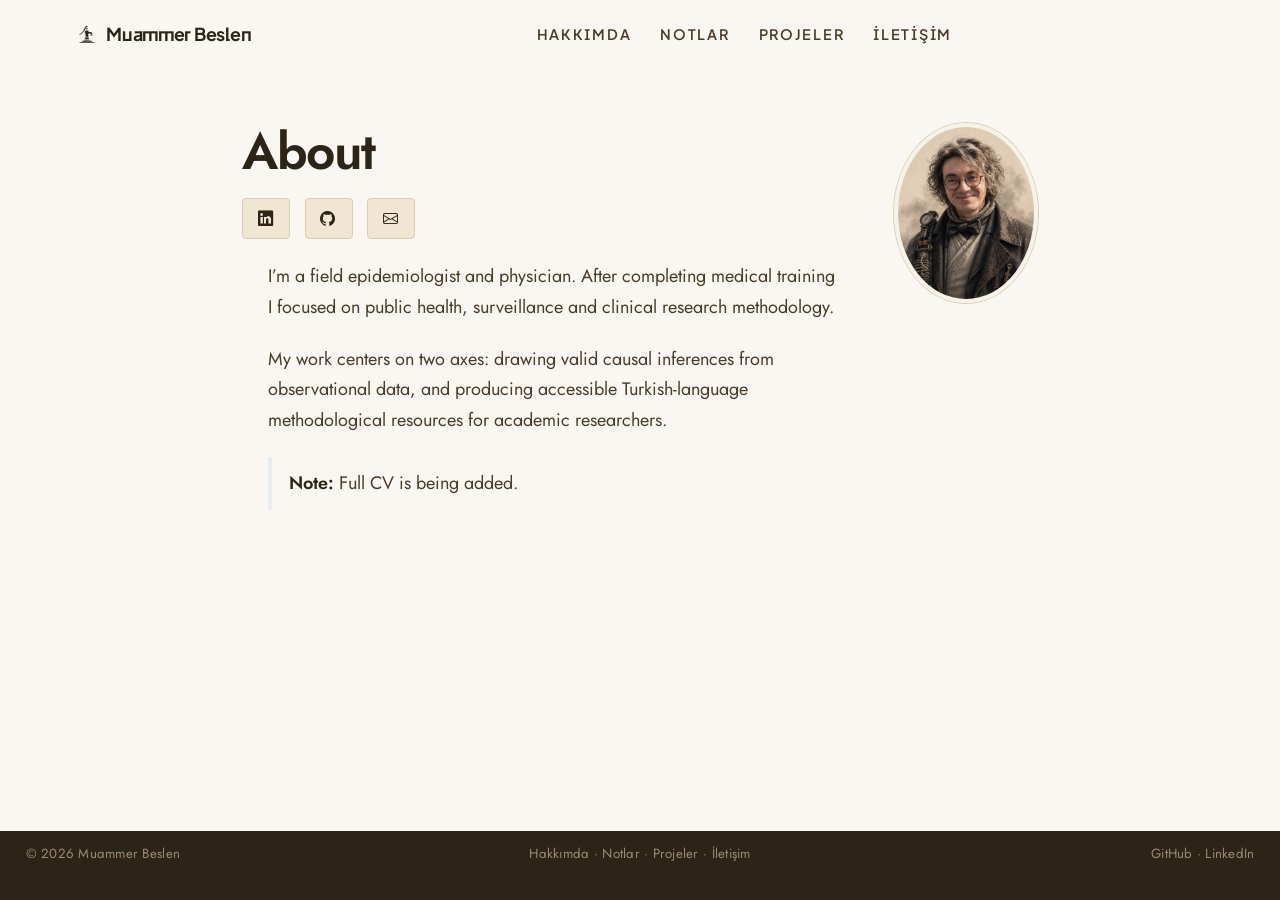
<file: en/about.html>
<!DOCTYPE html>
<html xmlns="http://www.w3.org/1999/xhtml" lang="tr" xml:lang="tr"><head>

<meta charset="utf-8">
<meta name="generator" content="quarto-1.9.38">

<meta name="viewport" content="width=device-width, initial-scale=1.0, user-scalable=yes">

<meta name="description" content="Muammer Beslen — field epidemiologist, physician. Background, interests.">

<title>About – Muammer Beslen</title>
<style>
/* Default styles provided by pandoc.
** See https://pandoc.org/MANUAL.html#variables-for-html for config info.
*/
code{white-space: pre-wrap;}
span.smallcaps{font-variant: small-caps;}
div.columns{display: flex; gap: min(4vw, 1.5em);}
div.column{flex: auto; overflow-x: auto;}
div.hanging-indent{margin-left: 1.5em; text-indent: -1.5em;}
ul.task-list{list-style: none;}
ul.task-list li input[type="checkbox"] {
  width: 0.8em;
  margin: 0 0.8em 0.2em -1em; /* quarto-specific, see https://github.com/quarto-dev/quarto-cli/issues/4556 */ 
  vertical-align: middle;
}
</style>


<script src="../site_libs/quarto-nav/quarto-nav.js"></script>
<link href="../assets/favicon.svg" rel="icon" type="image/svg+xml">
<script src="../site_libs/clipboard/clipboard.min.js"></script>
<script src="../site_libs/quarto-html/quarto.js" type="module"></script>
<script src="../site_libs/quarto-html/tabsets/tabsets.js" type="module"></script>
<script src="../site_libs/quarto-html/popper.min.js"></script>
<script src="../site_libs/quarto-html/tippy.umd.min.js"></script>
<link href="../site_libs/quarto-html/tippy.css" rel="stylesheet">
<link href="../site_libs/quarto-html/quarto-syntax-highlighting-36360039eae95a2a2654540b661c1020.css" rel="stylesheet" id="quarto-text-highlighting-styles">
<script src="../site_libs/bootstrap/bootstrap.min.js"></script>
<link href="../site_libs/bootstrap/bootstrap-icons.css" rel="stylesheet">
<link href="../site_libs/bootstrap/bootstrap-54ea2ebc0f35d7e29ba0fe5085337a2f.min.css" rel="stylesheet" append-hash="true" id="quarto-bootstrap" data-mode="light">
<script id="quarto-search-options" type="application/json">{
  "language": {
    "search-no-results-text": "Sonuç yok",
    "search-matching-documents-text": "eşleşen belgeler",
    "search-copy-link-title": "Aramak için bağlantıyı kopyalayın",
    "search-hide-matches-text": "Ek eşleşmeleri gizle",
    "search-more-match-text": "bu belgede bir tane daha eşleşme",
    "search-more-matches-text": "bu belgede daha fazla eşleşme",
    "search-clear-button-title": "Temizle",
    "search-text-placeholder": "",
    "search-detached-cancel-button-title": "İptal et",
    "search-submit-button-title": "Gönder",
    "search-label": "Ara"
  }
}</script>
<style>html{ scroll-behavior: smooth; }</style>
<!-- Analytics ve Pixel snippet'leri token al\u0131nca a\u00e7\u0131lacak. -->
<!-- CLOUDFLARE WEB ANALYTICS:
<script defer src="https://static.cloudflareinsights.com/beacon.min.js" data-cf-beacon='{"token":"BURAYA"}'></script>
-->
<!-- META PIXEL:
<script>
!function(f,b,e,v,n,t,s){if(f.fbq)return;n=f.fbq=function(){n.callMethod?n.callMethod.apply(n,arguments):n.queue.push(arguments)};if(!f._fbq)f._fbq=n;n.push=n;n.loaded=!0;n.version='2.0';n.queue=[];t=b.createElement(e);t.async=!0;t.src=v;s=b.getElementsByTagName(e)[0];s.parentNode.insertBefore(t,s)}(window,document,'script','https://connect.facebook.net/en_US/fbevents.js');
fbq('init','BURAYA_ID');
fbq('track','PageView');
</script>
-->
<link rel="preconnect" href="https://fonts.googleapis.com">
<link rel="preconnect" href="https://fonts.gstatic.com" crossorigin="">
<link href="https://fonts.googleapis.com/css2?family=Plus+Jakarta+Sans:wght@400;500;600;700;800&amp;display=swap" rel="stylesheet">


<link rel="stylesheet" href="../assets/custom.css">
<meta property="og:title" content="About – Muammer Beslen">
<meta property="og:description" content="Saha epidemiyologu ve hekim. Klinik araştırma, biyoistatistik, nedensel çıkarım üzerine notlar ve açık kaynak Türkçe rehberler.">
<meta property="og:site_name" content="Muammer Beslen">
</head>

<body class="nav-fixed fullcontent quarto-light">

<div id="quarto-search-results"></div>
  <header id="quarto-header" class="headroom fixed-top">
    <nav class="navbar navbar-expand-lg " data-bs-theme="dark">
      <div class="navbar-container container-fluid">
      <div class="navbar-brand-container mx-auto">
    <a href="../index.html" class="navbar-brand navbar-brand-logo">
    <img src="../assets/brand/tulumba-deep.svg" alt="Muammer Beslen" class="navbar-logo light-content">
    <img src="../assets/brand/tulumba-deep.svg" alt="Muammer Beslen" class="navbar-logo dark-content">
    </a>
    <a class="navbar-brand" href="../index.html">
    <span class="navbar-title">Muammer Beslen</span>
    </a>
  </div>
          <button class="navbar-toggler" type="button" data-bs-toggle="collapse" data-bs-target="#navbarCollapse" aria-controls="navbarCollapse" role="menu" aria-expanded="false" aria-label="Gezinmeyi değiştir" onclick="if (window.quartoToggleHeadroom) { window.quartoToggleHeadroom(); }">
  <span class="navbar-toggler-icon"></span>
</button>
          <div class="collapse navbar-collapse" id="navbarCollapse">
            <ul class="navbar-nav navbar-nav-scroll me-auto">
  <li class="nav-item">
    <a class="nav-link" href="../hakkimda.html"> 
<span class="menu-text">Hakkımda</span></a>
  </li>  
  <li class="nav-item">
    <a class="nav-link" href="../notlar.html"> 
<span class="menu-text">Notlar</span></a>
  </li>  
  <li class="nav-item">
    <a class="nav-link" href="../projeler.html"> 
<span class="menu-text">Projeler</span></a>
  </li>  
  <li class="nav-item">
    <a class="nav-link" href="../iletisim.html"> 
<span class="menu-text">İletişim</span></a>
  </li>  
</ul>
          </div> <!-- /navcollapse -->
            <div class="quarto-navbar-tools">
</div>
      </div> <!-- /container-fluid -->
    </nav>
</header>
<!-- content -->
<div id="quarto-content" class="quarto-container page-columns page-rows-contents page-layout-article page-navbar">
<!-- sidebar -->
<!-- margin-sidebar -->
    
<!-- main -->
<div class="quarto-about-solana column-body">
  <div class="about-entity">
    <div class="entity-contents">
      <header id="title-block-header" class="quarto-title-block default">
<div class="quarto-title">
<h1 class="title">About</h1>
</div>
<div class="quarto-title-meta">
  </div>
</header> <div class="about-links">
  <a href="https://www.linkedin.com/in/muammer-beslen-78a59622b" class="about-link" rel="" target="">
    <i class="bi bi-linkedin"></i>
     <span class="about-link-text"></span>
  </a>
  <a href="https://github.com/drmuammer" class="about-link" rel="" target="">
    <i class="bi bi-github"></i>
     <span class="about-link-text"></span>
  </a>
  <a href="mailto:muammer.beslen@gmail.com" class="about-link" rel="" target="">
    <i class="bi bi-envelope"></i>
     <span class="about-link-text"></span>
  </a>
</div>
      <div class="about-contents"><main class="content" id="quarto-document-content">
<p>I’m a field epidemiologist and physician. After completing medical training I focused on public health, surveillance and clinical research methodology.</p>
<p>My work centers on two axes: drawing valid causal inferences from observational data, and producing accessible Turkish-language methodological resources for academic researchers.</p>
<blockquote class="blockquote">
<p><strong>Note:</strong> Full CV is being added.</p>
</blockquote>


<a onclick="window.scrollTo(0, 0); return false;" role="button" id="quarto-back-to-top"><i class="bi bi-arrow-up"></i> Başa dön</a></main></div>
    </div>
    <img src="../assets/profile.jpg" class="about-image
  round " style="height: 180px; width: 180px;">
  </div>
</div>
 <!-- /main -->
<script id="quarto-html-after-body" type="application/javascript">
  window.document.addEventListener("DOMContentLoaded", function (event) {
    const isCodeAnnotation = (el) => {
      for (const clz of el.classList) {
        if (clz.startsWith('code-annotation-')) {                     
          return true;
        }
      }
      return false;
    }
    const onCopySuccess = function(e) {
      // button target
      const button = e.trigger;
      // don't keep focus
      button.blur();
      // flash "checked"
      button.classList.add('code-copy-button-checked');
      var currentTitle = button.getAttribute("title");
      button.setAttribute("title", "Kopyalandı");
      let tooltip;
      if (window.bootstrap) {
        button.setAttribute("data-bs-toggle", "tooltip");
        button.setAttribute("data-bs-placement", "left");
        button.setAttribute("data-bs-title", "Kopyalandı");
        tooltip = new bootstrap.Tooltip(button, 
          { trigger: "manual", 
            customClass: "code-copy-button-tooltip",
            offset: [0, -8]});
        tooltip.show();    
      }
      setTimeout(function() {
        if (tooltip) {
          tooltip.hide();
          button.removeAttribute("data-bs-title");
          button.removeAttribute("data-bs-toggle");
          button.removeAttribute("data-bs-placement");
        }
        button.setAttribute("title", currentTitle);
        button.classList.remove('code-copy-button-checked');
      }, 1000);
      // clear code selection
      e.clearSelection();
    }
    const getTextToCopy = function(trigger) {
      const outerScaffold = trigger.parentElement.cloneNode(true);
      const codeEl = outerScaffold.querySelector('code');
      for (const childEl of codeEl.children) {
        if (isCodeAnnotation(childEl)) {
          childEl.remove();
        }
      }
      return codeEl.innerText;
    }
    const clipboard = new window.ClipboardJS('.code-copy-button:not([data-in-quarto-modal])', {
      text: getTextToCopy
    });
    clipboard.on('success', onCopySuccess);
    if (window.document.getElementById('quarto-embedded-source-code-modal')) {
      const clipboardModal = new window.ClipboardJS('.code-copy-button[data-in-quarto-modal]', {
        text: getTextToCopy,
        container: window.document.getElementById('quarto-embedded-source-code-modal')
      });
      clipboardModal.on('success', onCopySuccess);
    }
      var localhostRegex = new RegExp(/^(?:http|https):\/\/localhost\:?[0-9]*\//);
      var mailtoRegex = new RegExp(/^mailto:/);
        var filterRegex = new RegExp("https:\/\/muammerbeslen\.com");
      var isInternal = (href) => {
          return filterRegex.test(href) || localhostRegex.test(href) || mailtoRegex.test(href);
      }
      // Inspect non-navigation links and adorn them if external
     var links = window.document.querySelectorAll('a[href]:not(.nav-link):not(.navbar-brand):not(.toc-action):not(.sidebar-link):not(.sidebar-item-toggle):not(.pagination-link):not(.no-external):not([aria-hidden]):not(.dropdown-item):not(.quarto-navigation-tool):not(.about-link)');
      for (var i=0; i<links.length; i++) {
        const link = links[i];
        if (!isInternal(link.href)) {
          // undo the damage that might have been done by quarto-nav.js in the case of
          // links that we want to consider external
          if (link.dataset.originalHref !== undefined) {
            link.href = link.dataset.originalHref;
          }
        }
      }
    function tippyHover(el, contentFn, onTriggerFn, onUntriggerFn) {
      const config = {
        allowHTML: true,
        maxWidth: 500,
        delay: 100,
        arrow: false,
        appendTo: function(el) {
            return el.parentElement;
        },
        interactive: true,
        interactiveBorder: 10,
        theme: 'quarto',
        placement: 'bottom-start',
      };
      if (contentFn) {
        config.content = contentFn;
      }
      if (onTriggerFn) {
        config.onTrigger = onTriggerFn;
      }
      if (onUntriggerFn) {
        config.onUntrigger = onUntriggerFn;
      }
      window.tippy(el, config); 
    }
    const noterefs = window.document.querySelectorAll('a[role="doc-noteref"]');
    for (var i=0; i<noterefs.length; i++) {
      const ref = noterefs[i];
      tippyHover(ref, function() {
        // use id or data attribute instead here
        let href = ref.getAttribute('data-footnote-href') || ref.getAttribute('href');
        try { href = new URL(href).hash; } catch {}
        const id = href.replace(/^#\/?/, "");
        const note = window.document.getElementById(id);
        if (note) {
          return note.innerHTML;
        } else {
          return "";
        }
      });
    }
    const xrefs = window.document.querySelectorAll('a.quarto-xref');
    const processXRef = (id, note) => {
      // Strip column container classes
      const stripColumnClz = (el) => {
        el.classList.remove("page-full", "page-columns");
        if (el.children) {
          for (const child of el.children) {
            stripColumnClz(child);
          }
        }
      }
      stripColumnClz(note)
      if (id === null || id.startsWith('sec-')) {
        // Special case sections, only their first couple elements
        const container = document.createElement("div");
        if (note.children && note.children.length > 2) {
          container.appendChild(note.children[0].cloneNode(true));
          for (let i = 1; i < note.children.length; i++) {
            const child = note.children[i];
            if (child.tagName === "P" && child.innerText === "") {
              continue;
            } else {
              container.appendChild(child.cloneNode(true));
              break;
            }
          }
          if (window.Quarto?.typesetMath) {
            window.Quarto.typesetMath(container);
          }
          return container.innerHTML
        } else {
          if (window.Quarto?.typesetMath) {
            window.Quarto.typesetMath(note);
          }
          return note.innerHTML;
        }
      } else {
        // Remove any anchor links if they are present
        const anchorLink = note.querySelector('a.anchorjs-link');
        if (anchorLink) {
          anchorLink.remove();
        }
        if (window.Quarto?.typesetMath) {
          window.Quarto.typesetMath(note);
        }
        if (note.classList.contains("callout")) {
          return note.outerHTML;
        } else {
          return note.innerHTML;
        }
      }
    }
    for (var i=0; i<xrefs.length; i++) {
      const xref = xrefs[i];
      tippyHover(xref, undefined, function(instance) {
        instance.disable();
        let url = xref.getAttribute('href');
        let hash = undefined; 
        if (url.startsWith('#')) {
          hash = url;
        } else {
          try { hash = new URL(url).hash; } catch {}
        }
        if (hash) {
          const id = hash.replace(/^#\/?/, "");
          const note = window.document.getElementById(id);
          if (note !== null) {
            try {
              const html = processXRef(id, note.cloneNode(true));
              instance.setContent(html);
            } finally {
              instance.enable();
              instance.show();
            }
          } else {
            // See if we can fetch this
            fetch(url.split('#')[0])
            .then(res => res.text())
            .then(html => {
              const parser = new DOMParser();
              const htmlDoc = parser.parseFromString(html, "text/html");
              const note = htmlDoc.getElementById(id);
              if (note !== null) {
                const html = processXRef(id, note);
                instance.setContent(html);
              } 
            }).finally(() => {
              instance.enable();
              instance.show();
            });
          }
        } else {
          // See if we can fetch a full url (with no hash to target)
          // This is a special case and we should probably do some content thinning / targeting
          fetch(url)
          .then(res => res.text())
          .then(html => {
            const parser = new DOMParser();
            const htmlDoc = parser.parseFromString(html, "text/html");
            const note = htmlDoc.querySelector('main.content');
            if (note !== null) {
              // This should only happen for chapter cross references
              // (since there is no id in the URL)
              // remove the first header
              if (note.children.length > 0 && note.children[0].tagName === "HEADER") {
                note.children[0].remove();
              }
              const html = processXRef(null, note);
              instance.setContent(html);
            } 
          }).finally(() => {
            instance.enable();
            instance.show();
          });
        }
      }, function(instance) {
      });
    }
        let selectedAnnoteEl;
        const selectorForAnnotation = ( cell, annotation) => {
          let cellAttr = 'data-code-cell="' + cell + '"';
          let lineAttr = 'data-code-annotation="' +  annotation + '"';
          const selector = 'span[' + cellAttr + '][' + lineAttr + ']';
          return selector;
        }
        const selectCodeLines = (annoteEl) => {
          const doc = window.document;
          const targetCell = annoteEl.getAttribute("data-target-cell");
          const targetAnnotation = annoteEl.getAttribute("data-target-annotation");
          const annoteSpan = window.document.querySelector(selectorForAnnotation(targetCell, targetAnnotation));
          const lines = annoteSpan.getAttribute("data-code-lines").split(",");
          const lineIds = lines.map((line) => {
            return targetCell + "-" + line;
          })
          let top = null;
          let height = null;
          let parent = null;
          if (lineIds.length > 0) {
              //compute the position of the single el (top and bottom and make a div)
              const el = window.document.getElementById(lineIds[0]);
              top = el.offsetTop;
              height = el.offsetHeight;
              parent = el.parentElement.parentElement;
            if (lineIds.length > 1) {
              const lastEl = window.document.getElementById(lineIds[lineIds.length - 1]);
              const bottom = lastEl.offsetTop + lastEl.offsetHeight;
              height = bottom - top;
            }
            if (top !== null && height !== null && parent !== null) {
              // cook up a div (if necessary) and position it 
              let div = window.document.getElementById("code-annotation-line-highlight");
              if (div === null) {
                div = window.document.createElement("div");
                div.setAttribute("id", "code-annotation-line-highlight");
                div.style.position = 'absolute';
                parent.appendChild(div);
              }
              div.style.top = top - 2 + "px";
              div.style.height = height + 4 + "px";
              div.style.left = 0;
              let gutterDiv = window.document.getElementById("code-annotation-line-highlight-gutter");
              if (gutterDiv === null) {
                gutterDiv = window.document.createElement("div");
                gutterDiv.setAttribute("id", "code-annotation-line-highlight-gutter");
                gutterDiv.style.position = 'absolute';
                const codeCell = window.document.getElementById(targetCell);
                const gutter = codeCell.querySelector('.code-annotation-gutter');
                gutter.appendChild(gutterDiv);
              }
              gutterDiv.style.top = top - 2 + "px";
              gutterDiv.style.height = height + 4 + "px";
            }
            selectedAnnoteEl = annoteEl;
          }
        };
        const unselectCodeLines = () => {
          const elementsIds = ["code-annotation-line-highlight", "code-annotation-line-highlight-gutter"];
          elementsIds.forEach((elId) => {
            const div = window.document.getElementById(elId);
            if (div) {
              div.remove();
            }
          });
          selectedAnnoteEl = undefined;
        };
          // Handle positioning of the toggle
      window.addEventListener(
        "resize",
        throttle(() => {
          elRect = undefined;
          if (selectedAnnoteEl) {
            selectCodeLines(selectedAnnoteEl);
          }
        }, 10)
      );
      function throttle(fn, ms) {
      let throttle = false;
      let timer;
        return (...args) => {
          if(!throttle) { // first call gets through
              fn.apply(this, args);
              throttle = true;
          } else { // all the others get throttled
              if(timer) clearTimeout(timer); // cancel #2
              timer = setTimeout(() => {
                fn.apply(this, args);
                timer = throttle = false;
              }, ms);
          }
        };
      }
        // Attach click handler to the DT
        const annoteDls = window.document.querySelectorAll('dt[data-target-cell]');
        for (const annoteDlNode of annoteDls) {
          annoteDlNode.addEventListener('click', (event) => {
            const clickedEl = event.target;
            if (clickedEl !== selectedAnnoteEl) {
              unselectCodeLines();
              const activeEl = window.document.querySelector('dt[data-target-cell].code-annotation-active');
              if (activeEl) {
                activeEl.classList.remove('code-annotation-active');
              }
              selectCodeLines(clickedEl);
              clickedEl.classList.add('code-annotation-active');
            } else {
              // Unselect the line
              unselectCodeLines();
              clickedEl.classList.remove('code-annotation-active');
            }
          });
        }
    const findCites = (el) => {
      const parentEl = el.parentElement;
      if (parentEl) {
        const cites = parentEl.dataset.cites;
        if (cites) {
          return {
            el,
            cites: cites.split(' ')
          };
        } else {
          return findCites(el.parentElement)
        }
      } else {
        return undefined;
      }
    };
    var bibliorefs = window.document.querySelectorAll('a[role="doc-biblioref"]');
    for (var i=0; i<bibliorefs.length; i++) {
      const ref = bibliorefs[i];
      const citeInfo = findCites(ref);
      if (citeInfo) {
        tippyHover(citeInfo.el, function() {
          var popup = window.document.createElement('div');
          citeInfo.cites.forEach(function(cite) {
            var citeDiv = window.document.createElement('div');
            citeDiv.classList.add('hanging-indent');
            citeDiv.classList.add('csl-entry');
            var biblioDiv = window.document.getElementById('ref-' + cite);
            if (biblioDiv) {
              citeDiv.innerHTML = biblioDiv.innerHTML;
            }
            popup.appendChild(citeDiv);
          });
          return popup.innerHTML;
        });
      }
    }
  });
  </script>
</div> <!-- /content -->
<footer class="footer">
  <div class="nav-footer">
    <div class="nav-footer-left">
<p>© 2026 Muammer Beslen</p>
</div>   
    <div class="nav-footer-center">
<p><a href="../hakkimda.html">Hakkımda</a> · <a href="../notlar.html">Notlar</a> · <a href="../projeler.html">Projeler</a> · <a href="../iletisim.html">İletişim</a></p>
</div>
    <div class="nav-footer-right">
<p><a href="https://github.com/drmuammer">GitHub</a> · <a href="https://www.linkedin.com/in/muammer-beslen-78a59622b">LinkedIn</a></p>
</div>
  </div>
</footer>




<script src="../site_libs/quarto-html/zenscroll-min.js"></script>
</body></html>
</file>
<file: site_libs/quarto-html/tippy.css>
.tippy-box[data-animation=fade][data-state=hidden]{opacity:0}[data-tippy-root]{max-width:calc(100vw - 10px)}.tippy-box{position:relative;background-color:#333;color:#fff;border-radius:4px;font-size:14px;line-height:1.4;white-space:normal;outline:0;transition-property:transform,visibility,opacity}.tippy-box[data-placement^=top]>.tippy-arrow{bottom:0}.tippy-box[data-placement^=top]>.tippy-arrow:before{bottom:-7px;left:0;border-width:8px 8px 0;border-top-color:initial;transform-origin:center top}.tippy-box[data-placement^=bottom]>.tippy-arrow{top:0}.tippy-box[data-placement^=bottom]>.tippy-arrow:before{top:-7px;left:0;border-width:0 8px 8px;border-bottom-color:initial;transform-origin:center bottom}.tippy-box[data-placement^=left]>.tippy-arrow{right:0}.tippy-box[data-placement^=left]>.tippy-arrow:before{border-width:8px 0 8px 8px;border-left-color:initial;right:-7px;transform-origin:center left}.tippy-box[data-placement^=right]>.tippy-arrow{left:0}.tippy-box[data-placement^=right]>.tippy-arrow:before{left:-7px;border-width:8px 8px 8px 0;border-right-color:initial;transform-origin:center right}.tippy-box[data-inertia][data-state=visible]{transition-timing-function:cubic-bezier(.54,1.5,.38,1.11)}.tippy-arrow{width:16px;height:16px;color:#333}.tippy-arrow:before{content:"";position:absolute;border-color:transparent;border-style:solid}.tippy-content{position:relative;padding:5px 9px;z-index:1}
</file>
<file: site_libs/quarto-html/quarto-syntax-highlighting-36360039eae95a2a2654540b661c1020.css>
/* quarto syntax highlight colors */
:root {
  --quarto-hl-ot-color: #003B4F;
  --quarto-hl-at-color: #657422;
  --quarto-hl-ss-color: #20794D;
  --quarto-hl-an-color: #5E5E5E;
  --quarto-hl-fu-color: #4758AB;
  --quarto-hl-st-color: #20794D;
  --quarto-hl-cf-color: #003B4F;
  --quarto-hl-op-color: #5E5E5E;
  --quarto-hl-er-color: #AD0000;
  --quarto-hl-bn-color: #AD0000;
  --quarto-hl-al-color: #AD0000;
  --quarto-hl-va-color: #111111;
  --quarto-hl-bu-color: inherit;
  --quarto-hl-ex-color: inherit;
  --quarto-hl-pp-color: #AD0000;
  --quarto-hl-in-color: #5E5E5E;
  --quarto-hl-vs-color: #20794D;
  --quarto-hl-wa-color: #5E5E5E;
  --quarto-hl-do-color: #5E5E5E;
  --quarto-hl-im-color: #00769E;
  --quarto-hl-ch-color: #20794D;
  --quarto-hl-dt-color: #AD0000;
  --quarto-hl-fl-color: #AD0000;
  --quarto-hl-co-color: #5E5E5E;
  --quarto-hl-cv-color: #5E5E5E;
  --quarto-hl-cn-color: #8f5902;
  --quarto-hl-sc-color: #5E5E5E;
  --quarto-hl-dv-color: #AD0000;
  --quarto-hl-kw-color: #003B4F;
}

/* other quarto variables */
:root {
  --quarto-font-monospace: "JetBrains Mono", "SFMono-Regular", Menlo, monospace;
}

/* syntax highlight based on Pandoc's rules */
pre > code.sourceCode > span {
  color: #003B4F;
}

code.sourceCode > span {
  color: #003B4F;
}

div.sourceCode,
div.sourceCode pre.sourceCode {
  color: #003B4F;
}

/* Normal */
code span {
  color: #003B4F;
}

/* Alert */
code span.al {
  color: #AD0000;
  font-style: inherit;
}

/* Annotation */
code span.an {
  color: #5E5E5E;
  font-style: inherit;
}

/* Attribute */
code span.at {
  color: #657422;
  font-style: inherit;
}

/* BaseN */
code span.bn {
  color: #AD0000;
  font-style: inherit;
}

/* BuiltIn */
code span.bu {
  font-style: inherit;
}

/* ControlFlow */
code span.cf {
  color: #003B4F;
  font-weight: bold;
  font-style: inherit;
}

/* Char */
code span.ch {
  color: #20794D;
  font-style: inherit;
}

/* Constant */
code span.cn {
  color: #8f5902;
  font-style: inherit;
}

/* Comment */
code span.co {
  color: #5E5E5E;
  font-style: inherit;
}

/* CommentVar */
code span.cv {
  color: #5E5E5E;
  font-style: italic;
}

/* Documentation */
code span.do {
  color: #5E5E5E;
  font-style: italic;
}

/* DataType */
code span.dt {
  color: #AD0000;
  font-style: inherit;
}

/* DecVal */
code span.dv {
  color: #AD0000;
  font-style: inherit;
}

/* Error */
code span.er {
  color: #AD0000;
  font-style: inherit;
}

/* Extension */
code span.ex {
  font-style: inherit;
}

/* Float */
code span.fl {
  color: #AD0000;
  font-style: inherit;
}

/* Function */
code span.fu {
  color: #4758AB;
  font-style: inherit;
}

/* Import */
code span.im {
  color: #00769E;
  font-style: inherit;
}

/* Information */
code span.in {
  color: #5E5E5E;
  font-style: inherit;
}

/* Keyword */
code span.kw {
  color: #003B4F;
  font-weight: bold;
  font-style: inherit;
}

/* Operator */
code span.op {
  color: #5E5E5E;
  font-style: inherit;
}

/* Other */
code span.ot {
  color: #003B4F;
  font-style: inherit;
}

/* Preprocessor */
code span.pp {
  color: #AD0000;
  font-style: inherit;
}

/* SpecialChar */
code span.sc {
  color: #5E5E5E;
  font-style: inherit;
}

/* SpecialString */
code span.ss {
  color: #20794D;
  font-style: inherit;
}

/* String */
code span.st {
  color: #20794D;
  font-style: inherit;
}

/* Variable */
code span.va {
  color: #111111;
  font-style: inherit;
}

/* VerbatimString */
code span.vs {
  color: #20794D;
  font-style: inherit;
}

/* Warning */
code span.wa {
  color: #5E5E5E;
  font-style: italic;
}

.prevent-inlining {
  content: "</";
}

/*# sourceMappingURL=93fd7d06833d07d3577a2b547f9277af.css.map */
</file>
<file: assets/custom.css>
/* ============================================================
   Site özel layout
   ============================================================ */

main.content {
  max-width: 800px;
  margin: 0 auto;
  padding: 0 1.5rem;
}

/* Projeler sayfası tam genişlik kullansın */
body.quarto-page-layout-full main.content,
body[data-page-layout="full"] main.content {
  max-width: 1100px;
}

/* Anasayfa hero-banknote — main content sınırı yok, full bleed */
body.quarto-page-layout-full main.content:has(.hero-banknote) {
  max-width: none !important;
  padding: 0 !important;
  margin: 0 !important;
}

/* ============================================================
   Hero Banknote — anasayfa
   ============================================================ */
.hero-banknote {
  display: grid;
  grid-template-columns: 1fr 1fr;
  min-height: calc(100vh - 80px);
  background: #FAF7F2;
  border-bottom: 1px solid #E8E2D5;
}

.hero-left {
  padding: 64px 56px 48px;
  display: flex;
  flex-direction: column;
  justify-content: space-between;
  position: relative;
  min-height: 540px;
}

.hero-side-label {
  position: absolute;
  right: 16px;
  top: 50%;
  transform: translateY(-50%) rotate(-90deg);
  transform-origin: right center;
  font-family: 'Jost', sans-serif;
  font-size: 0.62rem;
  color: #9B8A6F;
  letter-spacing: 0.4em;
  white-space: nowrap;
  font-weight: 500;
}

.hero-content {
  margin-right: 60px;
  margin-top: auto;
  margin-bottom: auto;
}

.hero-numeral {
  font-family: 'Jost', sans-serif;
  font-weight: 700;
  font-size: clamp(64px, 10vw, 110px);
  line-height: 0.9;
  color: #2D2418;
  letter-spacing: -0.05em;
  margin-bottom: 16px;
}

.hero-eyebrow {
  font-family: 'Jost', sans-serif;
  font-size: 0.7rem;
  color: #B5945C;
  letter-spacing: 0.22em;
  text-transform: uppercase;
  font-weight: 600;
  margin-bottom: 36px;
}

.hero-name {
  font-family: 'Jost', sans-serif !important;
  font-weight: 600 !important;
  font-size: clamp(22px, 2.4vw, 30px) !important;
  line-height: 1.1 !important;
  color: #2D2418 !important;
  letter-spacing: -0.02em !important;
  margin: 0 0 20px !important;
}

.hero-desc {
  font-size: 0.92rem;
  color: #4A3C2A;
  line-height: 1.65;
  max-width: 380px;
  margin: 0;
}

.hero-foot {
  margin-right: 60px;
  padding-top: 18px;
  border-top: 0.5px solid #D9CDB6;
  display: flex;
  gap: 22px;
}

.hero-link {
  font-family: 'Jost', sans-serif;
  font-size: 0.78rem;
  color: #6B5A42 !important;
  text-decoration: none !important;
  letter-spacing: 0.05em;
  font-weight: 500;
  border-bottom: none !important;
  transition: color 0.15s ease;
}
.hero-link:hover {
  color: #7A5C3A !important;
}

.hero-right {
  background: #D9CDB6;
  position: relative;
  overflow: hidden;
  display: flex;
  align-items: stretch;
  justify-content: center;
}

.hero-portrait {
  width: 100%;
  height: 100%;
  object-fit: cover;
  object-position: center top;
  display: block;
  filter: sepia(0.05) contrast(1.02);
}

/* Mobile — foto üste, sol kolon alta */
@media (max-width: 900px) {
  .hero-banknote {
    grid-template-columns: 1fr;
    min-height: auto;
  }
  .hero-right {
    aspect-ratio: 4/5;
    max-height: 60vh;
  }
  .hero-left {
    padding: 40px 32px;
    min-height: auto;
  }
  .hero-side-label {
    display: none;
  }
  .hero-content {
    margin-right: 0;
    margin-top: 0;
  }
  .hero-foot {
    margin-right: 0;
    margin-top: 32px;
  }
}

/* Eyebrow / etiket */
.eyebrow-label,
.section-eyebrow {
  font-family: 'Jost', sans-serif;
  font-size: 0.78rem;
  font-weight: 600;
  letter-spacing: 0.18em;
  text-transform: uppercase;
  color: #B5945C;
  margin-bottom: 0.5rem;
}

/* Section blokları */
.section {
  margin: 3rem -1.5rem;
  padding: 2.5rem 1.5rem;
}
.section-alt {
  background: #F3EDDF;
  border-top: 1px solid #E5DCC4;
  border-bottom: 1px solid #E5DCC4;
}
.section-title {
  font-family: 'Jost', sans-serif;
  font-size: 1.7rem;
  font-weight: 500;
  color: #2D2418;
  margin: 0 0 0.75rem;
  letter-spacing: -0.02em;
}
.section-lead {
  color: #6B5A42;
  font-size: 1rem;
  margin: 0 0 1.5rem;
  line-height: 1.6;
}

/* CTA */
.section-cta {
  background: #2D2418;
  color: #D9CDB6;
  text-align: center;
  padding: 3rem 1.5rem;
  border-radius: 0;
}
.section-cta p {
  font-family: 'Jost', sans-serif;
  color: #D9CDB6;
  margin: 0 0 0.75rem;
  font-size: 1rem;
}
.section-cta .cta-link {
  font-family: 'Jost', sans-serif;
  color: #FAF7F2;
  font-weight: 500;
  border-bottom: 1px solid #B5945C;
  text-decoration: none;
  padding-bottom: 1px;
  font-size: 1.1rem;
  font-style: italic;
}
.section-cta .cta-link:hover { color: #B5945C; }

/* Arrow list */
.arrow-list {
  list-style: none;
  padding: 0;
  margin: 0;
}
.arrow-list li {
  position: relative;
  padding: 0.85rem 0 0.85rem 1.75rem;
  border-bottom: 1px solid #D9CDB6;
  color: #4A3C2A;
  font-size: 1rem;
  line-height: 1.55;
}
.arrow-list li:last-child { border-bottom: none; }
.arrow-list li::before {
  content: "→";
  position: absolute;
  left: 0;
  top: 0.85rem;
  color: #7A5C3A;
  font-weight: 700;
  font-size: 1.1rem;
}

/* Resource row — anasayfa rehber listesi */
.resource-row {
  display: grid;
  grid-template-columns: 1fr auto;
  gap: 1rem;
  align-items: start;
  padding: 1.25rem 0;
  border-bottom: 1px solid #E5DCC4;
  text-decoration: none !important;
  color: inherit;
  transition: background 0.15s ease, padding 0.15s ease;
}
.resource-row:hover {
  background: #FBF7EE;
  padding-left: 0.5rem;
  padding-right: 0.5rem;
}
.resource-row:last-of-type { border-bottom: none; }
.resource-info { min-width: 0; }
.resource-title {
  font-family: 'Jost', sans-serif;
  font-size: 1.2rem;
  font-weight: 500;
  color: #2D2418;
  margin-bottom: 0.25rem;
  letter-spacing: -0.01em;
}
.resource-row:hover .resource-title { color: #7A5C3A; }
.resource-desc {
  font-size: 0.92rem;
  color: #6B5A42;
  line-height: 1.5;
}
.resource-tags {
  display: flex;
  gap: 0.4rem;
  flex-shrink: 0;
  flex-wrap: wrap;
}

/* Tags */
.tag {
  display: inline-block;
  background: #F0E6D2;
  color: #7A5C3A;
  font-family: 'Jost', sans-serif;
  font-size: 0.7rem;
  font-weight: 600;
  letter-spacing: 0.5px;
  padding: 0.2rem 0.55rem;
  border-radius: 3px;
  text-transform: uppercase;
  white-space: nowrap;
}
.tag-accent {
  background: #B5945C;
  color: #FAF7F2;
}
.tag-muted {
  font-size: 0.72rem;
  color: #9B8A6F;
  font-style: italic;
  padding: 0.2rem 0;
  letter-spacing: 0;
  text-transform: none;
  font-weight: 400;
}
.tag-sm {
  display: inline-block;
  background: #F0E6D2;
  color: #7A5C3A;
  font-family: 'Jost', sans-serif;
  font-size: 0.7rem;
  font-weight: 500;
  padding: 0.15rem 0.45rem;
  border-radius: 3px;
  margin-right: 0.3rem;
}
.tag-year { background: #E8DCC2; color: #B5945C; }

/* ============================================================
   Projects page — 3-column grid with cover images
   ============================================================ */

.projects-intro {
  max-width: 720px;
  margin: 0 auto 3rem;
  text-align: center;
}
.projects-intro p {
  color: #6B5A42;
  font-size: 1.05rem;
  line-height: 1.65;
  margin: 0;
}

/* ============================================================
   TM Swiss Style — Projeler katalog tarzı
   ============================================================ */
.tm-grid {
  display: grid;
  grid-template-columns: repeat(3, 1fr);
  gap: 2.5rem 2rem;
  max-width: 1200px;
  margin: 0 auto;
}

@media (max-width: 1024px) {
  .tm-grid { grid-template-columns: repeat(2, 1fr); gap: 2rem 1.5rem; }
}
@media (max-width: 640px) {
  .tm-grid { grid-template-columns: 1fr; gap: 2.5rem; max-width: 480px; }
}

.tm-card {
  display: flex;
  flex-direction: column;
  text-decoration: none !important;
  color: inherit;
  border-top: 1.5px solid #2D2418;
  padding-top: 14px;
  background: transparent;
  transition: opacity 0.18s ease;
}
.tm-card:hover {
  opacity: 0.92;
  text-decoration: none !important;
}
.tm-card:hover .tm-cover img {
  transform: scale(1.015);
}

.tm-row {
  display: flex;
  border-bottom: 0.5px solid #2D2418;
  padding: 10px 0;
  align-items: stretch;
  gap: 12px;
}
.tm-row-head {
  padding: 0 0 12px;
}
.tm-row-title {
  flex-direction: column;
  padding: 12px 0;
  gap: 6px;
  flex-grow: 1;          /* Boşluğu doldur — kartların alt hizası eşitlenir */
  align-items: stretch;
}
.tm-row-meta {
  font-size: 0.72rem;
}

.tm-cell {
  flex: 1;
  display: flex;
  flex-direction: column;
  gap: 3px;
  min-width: 0;
}
.tm-right {
  text-align: right;
  align-items: flex-end;
}

.tm-mini {
  font-family: 'Jost', sans-serif;
  font-size: 0.58rem;
  color: #9B8A6F;
  letter-spacing: 0.18em;
  text-transform: uppercase;
  font-weight: 500;
}

.tm-num {
  font-family: 'Jost', sans-serif;
  font-weight: 700;
  font-size: 1.5rem;
  color: #2D2418;
  line-height: 1;
  letter-spacing: -0.02em;
}

.tm-status {
  font-family: 'Jost', sans-serif;
  font-size: 0.72rem;
  color: #5C7A4A;
  font-weight: 600;
  letter-spacing: 0.06em;
  text-transform: uppercase;
}

.tm-title {
  font-family: 'Jost', sans-serif !important;
  font-weight: 600 !important;
  font-size: 1.18rem !important;
  line-height: 1.2 !important;
  color: #2D2418 !important;
  letter-spacing: -0.01em !important;
  margin: 0 !important;
  border: none !important;
  padding: 0 !important;
}

.tm-desc {
  font-family: 'Jost', sans-serif !important;
  font-size: 0.82rem !important;
  color: #4A3C2A !important;
  line-height: 1.55 !important;
  margin: 0 !important;
}

.tm-val {
  font-family: 'Jost', sans-serif;
  font-size: 0.78rem;
  color: #4A3C2A;
  font-weight: 500;
}

.tm-cta {
  color: #7A5C3A !important;
  font-weight: 600 !important;
}

.tm-cover {
  background: #F0E6D2;
  aspect-ratio: 4 / 3;
  margin-top: 18px;
  overflow: hidden;
  display: flex;
  align-items: center;
  justify-content: center;
}
.tm-cover img {
  width: 100%;
  height: 100%;
  object-fit: cover;
  display: block;
  transition: transform 0.4s ease;
}

.tm-cover-empty {
  background: #F3EDDF;
  display: flex;
  align-items: center;
  justify-content: center;
}
.tm-more-icon {
  font-family: 'Jost', sans-serif;
  font-size: 3rem;
  color: #B5945C;
  font-weight: 300;
}

.tm-card-more .tm-num {
  color: #B5945C;
  font-weight: 300;
  font-size: 1.8rem;
}
.tm-card-more .tm-status {
  color: #7A5C3A;
}

.projects-grid {
  display: grid;
  grid-template-columns: repeat(3, 1fr);
  gap: 1.5rem;
  max-width: 1100px;
  margin: 0 auto;
}

@media (max-width: 900px) {
  .projects-grid { grid-template-columns: repeat(2, 1fr); }
}
@media (max-width: 600px) {
  .projects-grid { grid-template-columns: 1fr; }
}

.project-card {
  display: flex;
  flex-direction: column;
  background: #FAF7F2;
  border: 1px solid #E5DCC4;
  border-radius: 8px;
  overflow: hidden;
  text-decoration: none !important;
  color: inherit;
  transition: transform 0.2s ease, box-shadow 0.2s ease, border-color 0.2s ease;
}
.project-card:hover {
  transform: translateY(-4px);
  box-shadow: 0 12px 28px rgba(45, 36, 24, 0.1);
  border-color: #B5945C;
}

.project-cover {
  background: #F0E6D2;
  border-bottom: 1px solid #E5DCC4;
  aspect-ratio: 5 / 3;
  overflow: hidden;
  display: flex;
  align-items: center;
  justify-content: center;
}
.project-cover img {
  width: 100%;
  height: 100%;
  object-fit: cover;
  display: block;
}
.project-cover-empty {
  background: linear-gradient(135deg, #F0E6D2 0%, #E5DCC4 100%);
}
.more-icon {
  font-family: 'Jost', sans-serif;
  font-size: 4rem;
  color: #7A5C3A;
  font-weight: 300;
  line-height: 1;
}

.project-body {
  padding: 1.25rem 1.5rem 0.75rem;
  flex: 1;
  display: flex;
  flex-direction: column;
}
.project-body h3 {
  font-family: 'Jost', sans-serif;
  margin: 0 0 0.6rem;
  font-size: 1.2rem;
  font-weight: 500;
  color: #2D2418;
  letter-spacing: -0.01em;
  line-height: 1.25;
}
.project-card:hover .project-body h3 { color: #7A5C3A; }

.project-body p {
  color: #6B5A42;
  font-size: 0.9rem;
  line-height: 1.55;
  margin: 0 0 1rem;
  flex: 1;
}

.project-tags {
  display: flex;
  flex-wrap: wrap;
  gap: 0.35rem;
  margin-bottom: 0.5rem;
}
.ptag {
  display: inline-block;
  background: #F0E6D2;
  color: #7A5C3A;
  font-family: 'Jost', sans-serif;
  font-size: 0.68rem;
  font-weight: 500;
  letter-spacing: 0.05em;
  padding: 0.2rem 0.55rem;
  border-radius: 3px;
  text-transform: uppercase;
  border: 1px solid rgba(122, 92, 58, 0.15);
}
.ptag-accent {
  background: #B5945C;
  color: #FAF7F2;
  border-color: #B5945C;
}

.project-foot {
  padding: 0.75rem 1.5rem 1rem;
  border-top: 1px solid #F0E6D2;
  font-family: 'Jost', sans-serif;
  font-size: 0.75rem;
  color: #9B8A6F;
  letter-spacing: 0.03em;
  text-transform: uppercase;
}

.project-card-more .project-body h3 { color: #7A5C3A; }
.project-card-more {
  border-style: dashed;
  background: transparent;
}
.project-card-more:hover { background: #FAF7F2; }

/* About sayfa öğeleri */
.info-list {
  display: grid;
  grid-template-columns: 130px 1fr;
  gap: 0.5rem 1rem;
  margin: 0;
}
.info-list dt {
  font-weight: 600;
  color: #2D2418;
  font-size: 0.95rem;
}
.info-list dd {
  color: #4A3C2A;
  margin: 0;
  font-size: 0.95rem;
}

.cv-entry { margin-bottom: 1.25rem; }
.cv-row {
  display: flex;
  justify-content: space-between;
  align-items: baseline;
  gap: 1rem;
  margin-bottom: 0.25rem;
}
.cv-title {
  font-weight: 600;
  color: #2D2418;
  font-size: 1rem;
}
.cv-date {
  font-family: 'Jost', sans-serif;
  font-size: 0.82rem;
  color: #B5945C;
  font-weight: 600;
  white-space: nowrap;
  letter-spacing: 0.05em;
}
.cv-meta {
  font-size: 0.9rem;
  color: #6B5A42;
}

/* CV detayı — salgın incelemeleri vs sürveyans */
.cv-block {
  margin: 1rem 0 2rem;
  border-top: 0.5px solid #D9CDB6;
}
.cv-row-detail {
  padding: 1rem 0;
  border-bottom: 0.5px solid #D9CDB6;
}
.cv-row-meta {
  display: flex;
  flex-wrap: wrap;
  gap: 0.5rem;
  align-items: center;
  margin-bottom: 0.4rem;
}
.cv-row-title {
  font-family: 'Jost', sans-serif;
  font-size: 0.98rem;
  font-weight: 500;
  color: #2D2418;
  line-height: 1.4;
  letter-spacing: -0.005em;
}
.cv-tag {
  display: inline-block;
  background: #F0E6D2;
  color: #7A5C3A;
  font-family: 'Jost', sans-serif;
  font-size: 0.68rem;
  font-weight: 600;
  letter-spacing: 0.06em;
  padding: 0.2rem 0.55rem;
  border-radius: 3px;
  text-transform: uppercase;
}
.cv-tag-lead {
  background: #B5945C;
  color: #FAF7F2;
}

/* Konuşma satırı — yıl + yer */
.talk-loc {
  display: block;
  font-size: 0.7rem;
  color: #9B8A6F;
  font-weight: 500;
  margin-top: 2px;
  text-transform: uppercase;
  letter-spacing: 0.1em;
}

/* ============================================================
   Hakkımda — Swiss editorial layout
   Quarto'nun otomatik title-block'u kullanılıyor (title: in YAML).
   Title ve intro left-aligned (Notlar/Projeler ile tutarlı).
   ============================================================ */

/* page-layout: full sayfalarında Quarto title-block'unu zorla left-align —
   cosmo temasının bazı sürümlerinde center-align gelebiliyor. */
body.quarto-page-layout-full .quarto-title-block,
body.quarto-page-layout-full .quarto-title-block .title,
body.quarto-page-layout-full .quarto-title-block .quarto-title {
  text-align: left;
}

.hk-intro {
  max-width: 640px;
  margin: 0 0 4rem;
}
.hk-intro p {
  color: #6B5A42;
  font-size: 1.05rem;
  line-height: 1.65;
  margin: 0;
}

.hk-sections {
  border-top: 2px solid #2D2418;
}

.hk-section {
  display: grid;
  grid-template-columns: 180px 1fr;
  gap: 0;
  padding: 24px 0;
  border-bottom: 1.5px solid #2D2418;
}

.hk-side {
  padding-right: 16px;
}

.hk-side-title {
  font-family: 'Jost', sans-serif !important;
  font-weight: 700 !important;
  font-size: 17px !important;
  line-height: 1.15 !important;
  color: #2D2418 !important;
  letter-spacing: -0.01em !important;
  margin: 0 !important;
  border: none !important;
  padding: 0 !important;
}

.hk-side-period {
  font-family: 'Jost', sans-serif;
  font-size: 10px;
  color: #B5945C;
  letter-spacing: 0.18em;
  text-transform: uppercase;
  font-weight: 600;
  margin-top: 10px;
}

.hk-side-meta {
  font-family: 'Jost', sans-serif;
  font-size: 10px;
  color: #9B8A6F;
  margin-top: 4px;
}

.hk-content {
  min-width: 0;
}

.hk-row {
  display: grid;
  grid-template-columns: 1fr auto 78px;
  gap: 16px;
  padding: 10px 0;
  border-bottom: 0.5px solid #D9CDB6;
  align-items: baseline;
}
.hk-row-last {
  border-bottom: none;
  padding-bottom: 0;
}

.hk-row-info {
  min-width: 0;
}

.hk-row-title {
  font-family: 'Jost', sans-serif;
  font-size: 14px;
  color: #2D2418;
  font-weight: 500;
  line-height: 1.35;
}

.hk-row-sub {
  font-family: 'Jost', sans-serif;
  font-size: 11px;
  color: #6B5A42;
  margin-top: 3px;
  line-height: 1.4;
}

.hk-row-tag {
  background: #F0E6D2;
  color: #7A5C3A;
  font-family: 'Jost', sans-serif;
  font-size: 9px;
  font-weight: 600;
  letter-spacing: 0.08em;
  padding: 3px 9px;
  border-radius: 2px;
  text-transform: uppercase;
  white-space: nowrap;
}

.hk-tag-lead {
  background: #B5945C;
  color: #FAF7F2;
}

.hk-row-date {
  font-family: 'Jost', sans-serif;
  font-size: 12px;
  color: #B5945C;
  font-weight: 600;
  letter-spacing: 0.05em;
  text-align: right;
  white-space: nowrap;
}

/* Prose içerik — eğitici rolü, ilgi alanları için */
.hk-prose p {
  font-family: 'Jost', sans-serif;
  font-size: 13px;
  color: #4A3C2A;
  line-height: 1.65;
  margin: 0 0 12px;
}

.hk-prose-label {
  font-family: 'Jost', sans-serif;
  font-size: 10px !important;
  color: #B5945C !important;
  letter-spacing: 0.18em !important;
  text-transform: uppercase !important;
  font-weight: 600 !important;
  margin-top: 16px !important;
  margin-bottom: 8px !important;
}

.hk-pill-list {
  list-style: none;
  padding: 0;
  margin: 0;
  display: flex;
  flex-wrap: wrap;
  gap: 6px;
}

.hk-pill-list li {
  background: #F3EDDF;
  color: #4A3C2A;
  font-family: 'Jost', sans-serif;
  font-size: 11px;
  font-weight: 500;
  padding: 4px 10px;
  border-radius: 3px;
}

.hk-dl {
  margin: 0;
}

.hk-dl dt {
  font-family: 'Jost', sans-serif;
  font-size: 13px;
  font-weight: 600;
  color: #2D2418;
  margin-top: 14px;
  letter-spacing: -0.005em;
}
.hk-dl dt:first-child {
  margin-top: 0;
}

.hk-dl dd {
  font-family: 'Jost', sans-serif;
  font-size: 12px;
  color: #4A3C2A;
  line-height: 1.55;
  margin: 4px 0 0;
  padding-left: 0;
}

/* Mobile — sol kolon üste, içerik alta */
@media (max-width: 720px) {
  .hk-section {
    grid-template-columns: 1fr;
    gap: 16px;
    padding: 20px 0;
  }
  .hk-side {
    padding-right: 0;
  }
  .hk-row {
    grid-template-columns: 1fr 64px;
    gap: 12px;
  }
  .hk-row-tag {
    grid-row: 2;
    grid-column: 1;
    justify-self: start;
  }
  .hk-row-date {
    grid-row: 1;
    grid-column: 2;
  }
  .hk-row-info {
    grid-row: 1;
    grid-column: 1;
  }
}

.pub-entry {
  padding-left: 1rem;
  border-left: 3px solid #D9CDB6;
  margin-bottom: 1.25rem;
}
.pub-cite {
  font-size: 0.95rem;
  color: #2D2418;
  line-height: 1.5;
  margin: 0 0 0.4rem;
}
.pub-tags { display: flex; gap: 0.3rem; }

.talk-list {
  display: flex;
  flex-direction: column;
  gap: 1rem;
}
.talk-row {
  display: grid;
  grid-template-columns: 100px 1fr;
  gap: 1rem;
  align-items: start;
}
.talk-date {
  color: #B5945C;
  font-family: 'Jost', sans-serif;
  font-weight: 600;
  font-size: 0.82rem;
  letter-spacing: 0.05em;
}
.talk-title {
  color: #2D2418;
  font-weight: 600;
  font-size: 0.95rem;
  margin-bottom: 0.2rem;
}
.talk-venue {
  color: #6B5A42;
  font-size: 0.88rem;
}

/* ============================================================
   İletişim sayfası — görsel kart ızgarası
   3 sütun (desktop), 1 sütun (mobil). Kartlar 2:3 portre
   (klasik film posteri oranı). Kaynak görseller 1:1 kare;
   object-fit: cover ile kenarlardan ~%17 kırpılır, dikey
   içerik tam görünür. Yeni kuzgun ve diğer iki görsel hep
   merkez-yarı kompozisyonlu olduğundan focal point güvende.
   ============================================================ */

.contact-grid {
  display: grid;
  grid-template-columns: repeat(3, 1fr);
  gap: 1.25rem;
  max-width: 880px;
  margin: 2rem 0 3.5rem;
  align-items: start;
}

.contact-card {
  display: block;
  border: 1px solid #D9CDB6;
  background: #FAF7F2;
  text-decoration: none !important;
  overflow: hidden;
  aspect-ratio: 2 / 3;
  align-self: start;
  line-height: 0;
  transition: border-color 0.2s ease, transform 0.2s ease;
}

.contact-card:hover {
  border-color: #2D2418;
  transform: translateY(-2px);
}

.contact-card picture {
  display: block;
  width: 100%;
  height: 100%;
  line-height: 0;
}

.contact-card img {
  display: block;
  width: 100%;
  height: 100%;
  object-fit: cover;
  object-position: center;
  vertical-align: top;
}

@media (max-width: 720px) {
  .contact-grid {
    grid-template-columns: 1fr;
    gap: 1rem;
    max-width: 480px;
  }
}

.muted-suffix {
  color: #9B8A6F;
  font-weight: 400;
  font-size: 0.85em;
  font-style: italic;
}

/* Plain list (Notlar intro vs.) */
.plain-list {
  list-style: none;
  padding: 0;
  margin: 1.5rem auto 0;
}

/* Mobile */
@media (max-width: 700px) {
  main.content { padding: 0 1rem; }
  .section { margin: 2rem -1rem; padding: 2rem 1rem; }
  .section-cta { padding: 2.5rem 1rem; }
  .info-list { grid-template-columns: 1fr; gap: 0.25rem 0; }
  .info-list dt { margin-top: 0.75rem; }
  .info-list dt:first-child { margin-top: 0; }
  .talk-row { grid-template-columns: 1fr; gap: 0.25rem; }
  .resource-row { grid-template-columns: 1fr; }
  .resource-tags { margin-top: 0.5rem; }
}
</file>
